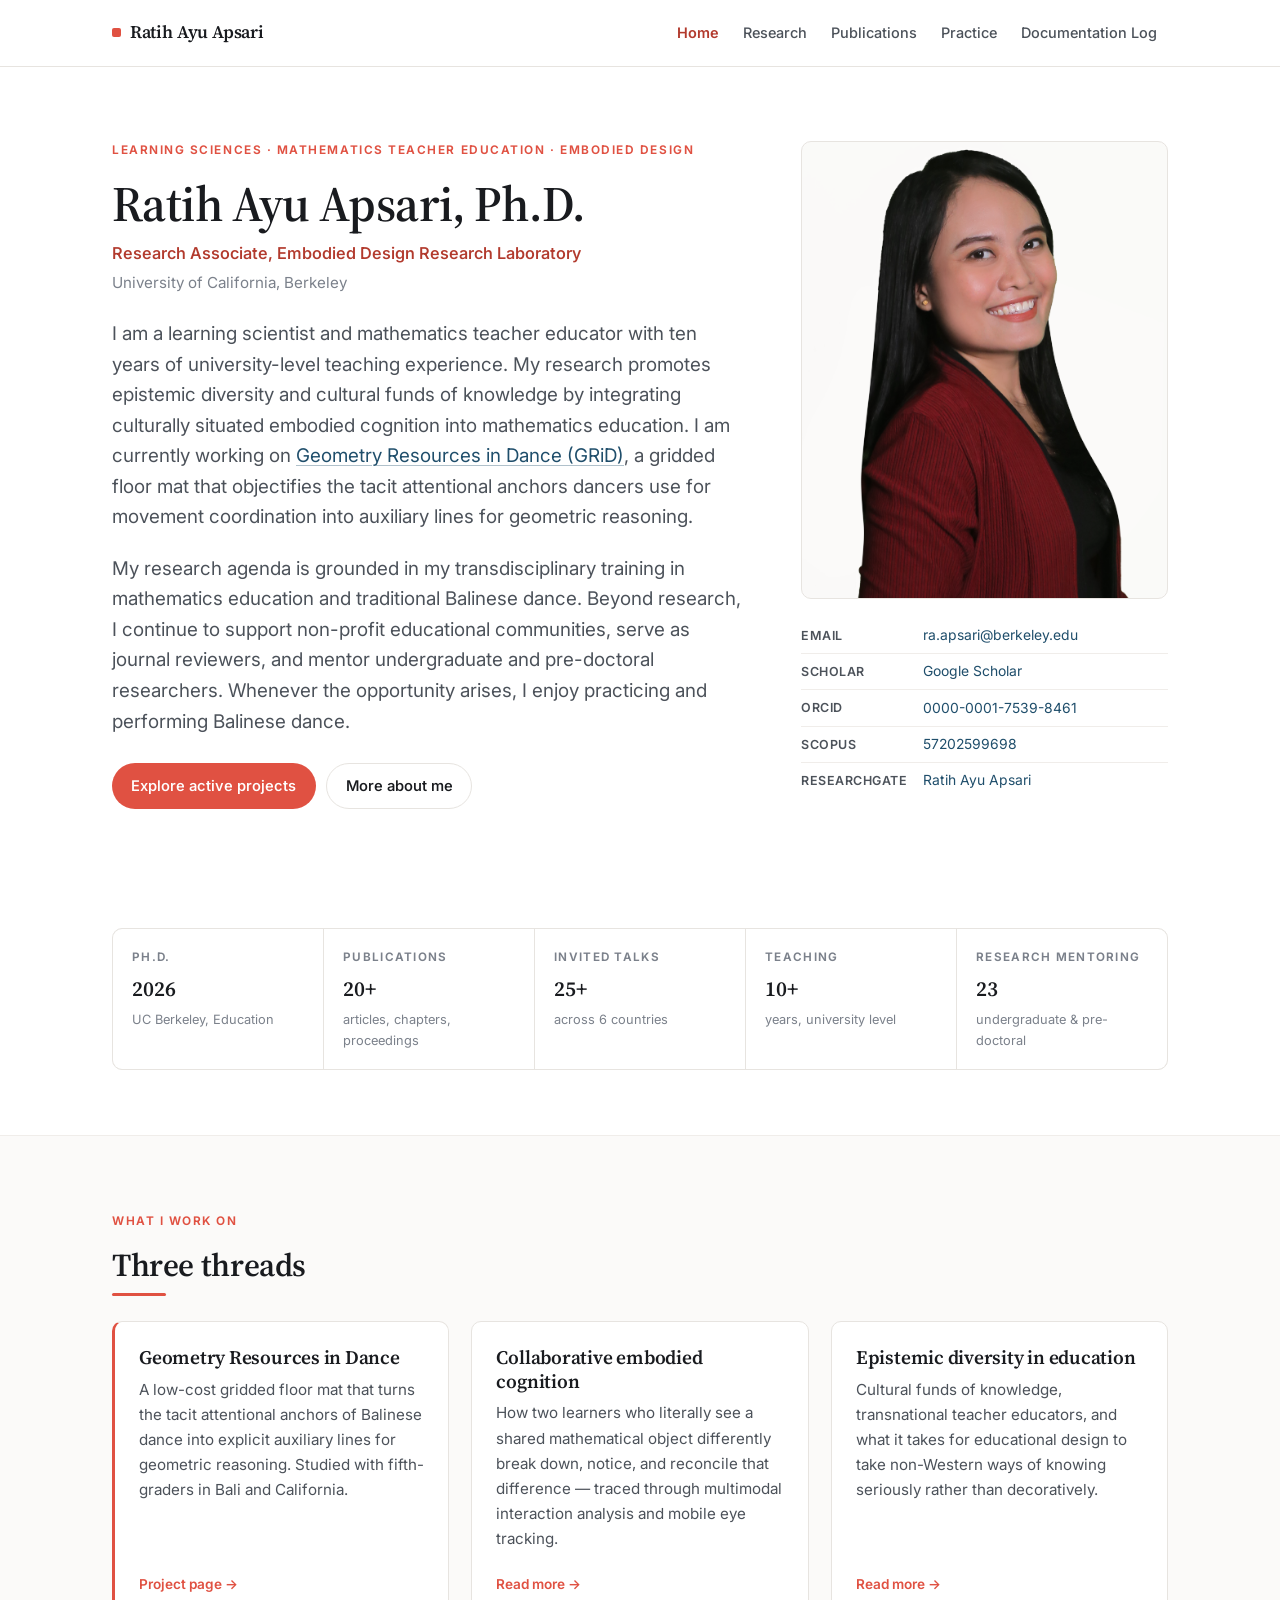
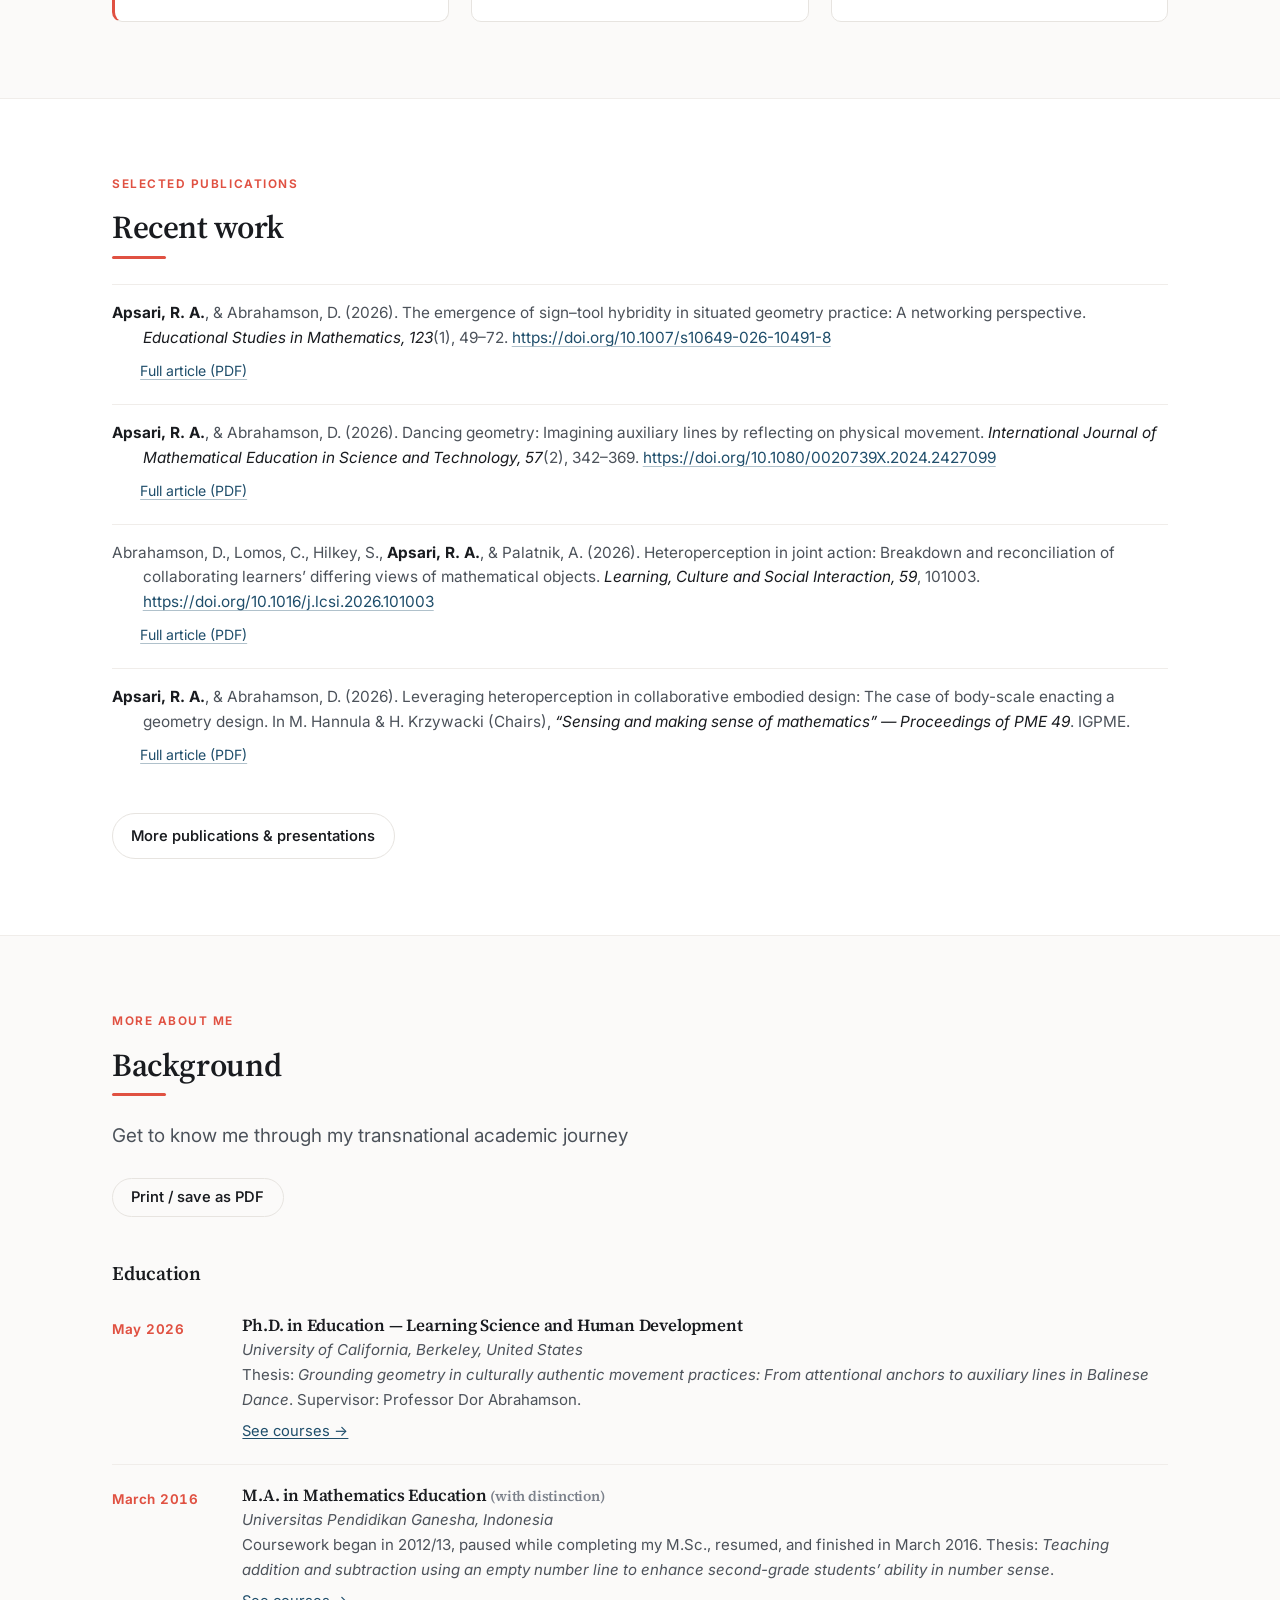
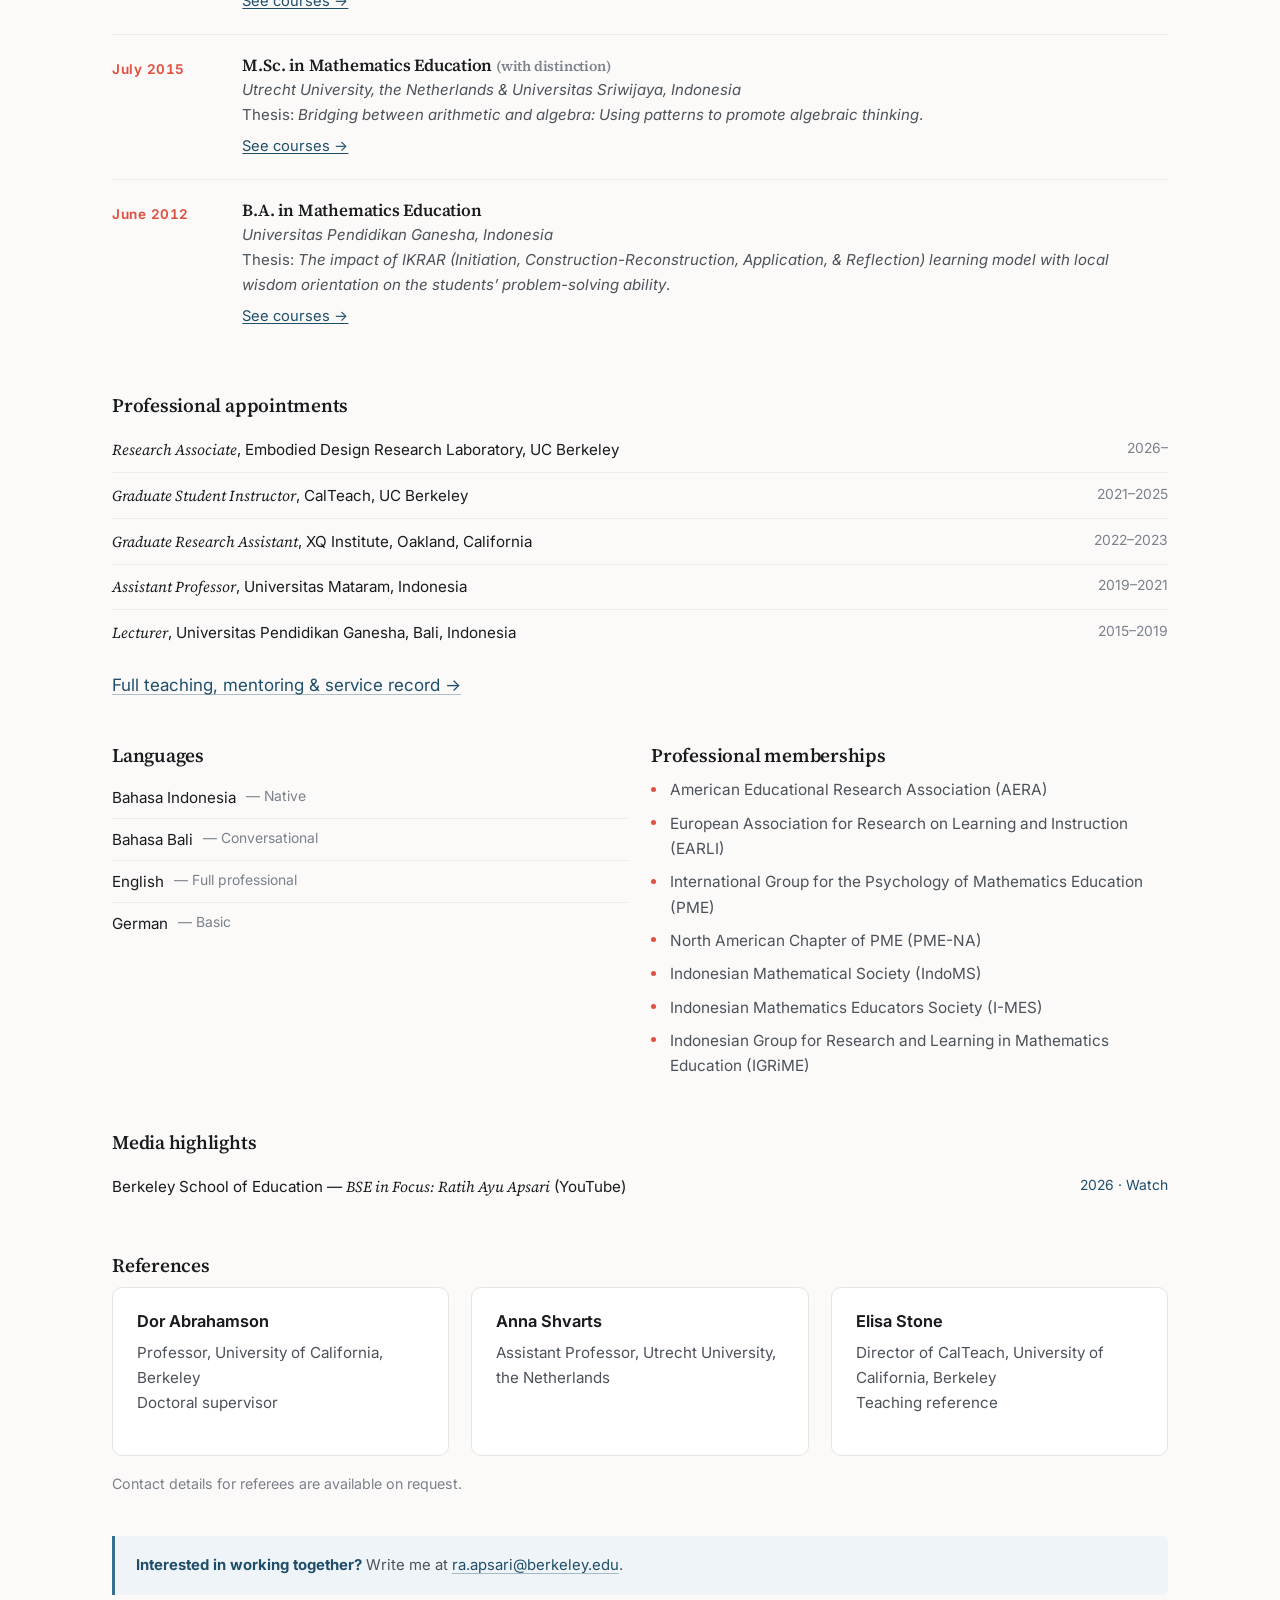
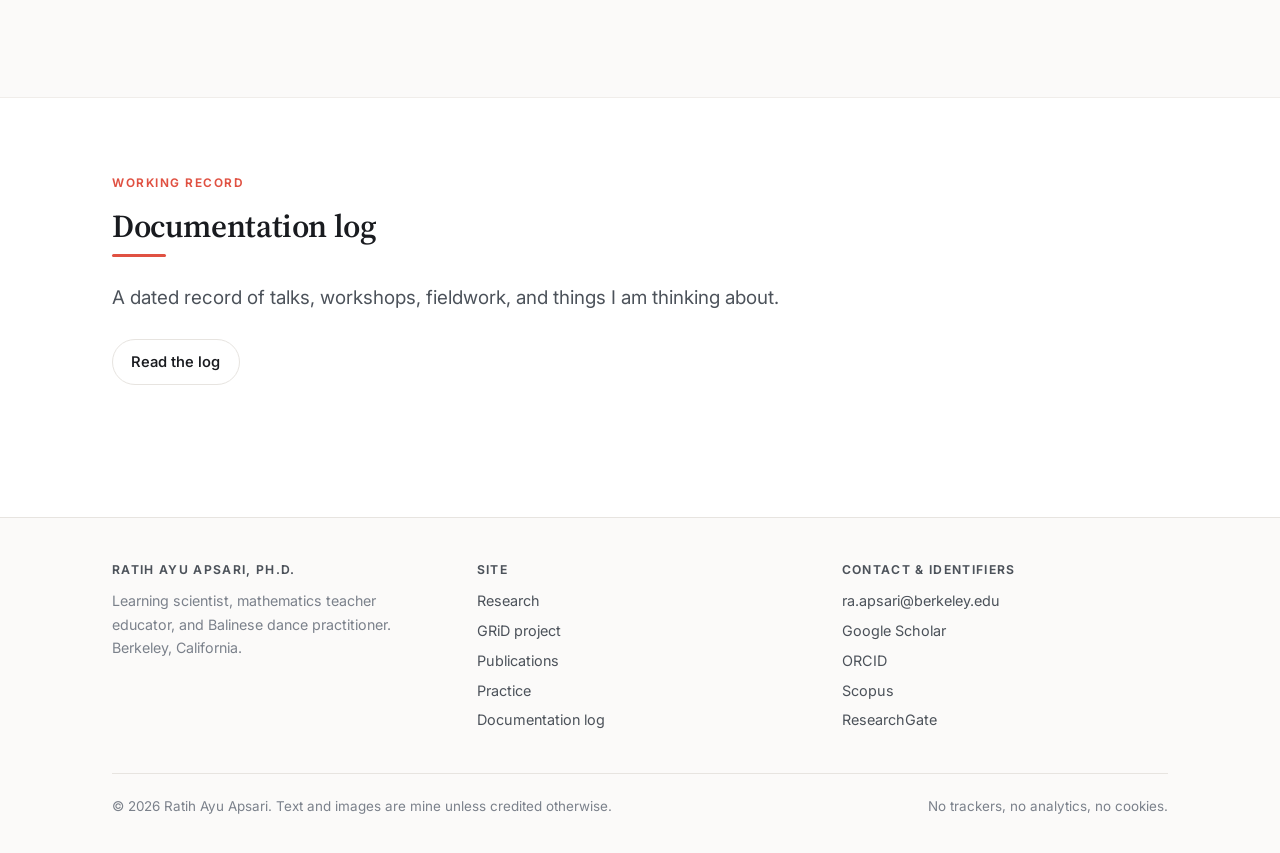
<file: index.html>
<!DOCTYPE html>
<html lang="en">
<head>
<meta charset="utf-8">
<meta name="viewport" content="width=device-width, initial-scale=1">
<title>Ratih Ayu Apsari — Learning Scientist &amp; Mathematics Teacher Educator</title>
<meta name="description" content="Ratih Ayu Apsari, Ph.D. — learning scientist, mathematics teacher educator, and Balinese dance practitioner researching how culturally situated movement practices become resources for mathematical learning.">
<meta name="author" content="Ratih Ayu Apsari">
<link rel="canonical" href="./index.html">

<!-- Social preview -->
<meta property="og:type" content="website">
<meta property="og:title" content="Ratih Ayu Apsari — Learning Scientist &amp; Mathematics Teacher Educator">
<meta property="og:description" content="Researching how culturally situated movement practices become resources for mathematical learning.">
<meta property="og:image" content="assets/img/og-card.png">

<link rel="preconnect" href="https://fonts.googleapis.com">
<link rel="preconnect" href="https://fonts.gstatic.com" crossorigin>
<link href="https://fonts.googleapis.com/css2?family=Inter:wght@400;500;600;700&family=Source+Serif+4:ital,opsz,wght@0,8..60,400;0,8..60,600;0,8..60,700;1,8..60,400&display=swap" rel="stylesheet">
<link rel="stylesheet" href="assets/css/style.css">
<link rel="icon" href="assets/img/favicon.svg" type="image/svg+xml">
</head>
<body>
<a class="skip-link" href="#main">Skip to content</a>

<header class="site-header">
  <div class="wrap site-header__inner">
    <a class="brand" href="index.html">
      <span class="brand__mark" aria-hidden="true"></span>
      <span class="brand__name">Ratih Ayu Apsari</span>
    </a>
    <button class="nav-toggle" aria-expanded="false" aria-controls="primary-nav">Menu</button>
    <nav class="nav" id="primary-nav" aria-label="Primary">
      <a href="index.html">Home</a>
      <a href="research.html">Research</a>
      <a href="publications.html">Publications</a>
      <a href="practice.html">Practice</a>
      <a href="log.html">Documentation Log</a>
    </nav>
  </div>
</header>

<main id="main">

  <!-- ===================== HERO ===================== -->
  <section class="hero">
    <div class="wrap hero__grid">
      <div>
        <p class="eyebrow">Learning Sciences &middot; Mathematics Teacher Education &middot; Embodied Design</p>
        <h1>Ratih Ayu Apsari, Ph.D.</h1>
        <p class="hero__role">Research Associate, Embodied Design Research Laboratory</p>
        <p class="hero__affil">University of California, Berkeley</p>

        <p class="lede">I am a learning scientist and mathematics teacher educator with ten years of university-level teaching experience.
          My research promotes epistemic diversity and cultural funds of knowledge by integrating culturally situated embodied cognition
          into mathematics education. I am currently working on <a href="grid.html">Geometry Resources in Dance (GRiD)</a>,
          a gridded floor mat that objectifies the tacit attentional anchors dancers use for movement coordination into auxiliary lines
          for geometric reasoning.</p>

        <p class="lede">My research agenda is grounded in my transdisciplinary training in mathematics education and traditional Balinese dance.
          Beyond research, I continue to support non-profit educational communities, serve as journal reviewers, and mentor undergraduate
          and pre-doctoral researchers. Whenever the opportunity arises, I enjoy practicing and performing Balinese dance.</p>

        <div class="btn-row">
          <a class="btn btn--primary" href="research.html#projects">Explore active projects</a>
          <a class="btn btn--ghost" href="#cv">More about me</a>
        </div>
      </div>

      <aside class="hero__aside">
        <div class="portrait">
          <img src="assets/img/portrait.jpg" alt="Ratih Ayu Apsari">
        </div>
        <ul class="idlist">
          <li><span>Email</span> <a class="js-mail" data-user="ra.apsari" data-domain="berkeley.edu"></a></li>
          <li><span>Scholar</span> <a href="https://scholar.google.com/citations?user=8gwnSTsAAAAJ" rel="me noopener">Google Scholar</a></li>
          <li><span>ORCID</span> <a href="https://orcid.org/0000-0001-7539-8461" rel="me noopener">0000-0001-7539-8461</a></li>
          <li><span>Scopus</span> <a href="https://www.scopus.com/authid/detail.uri?authorId=57202599698" rel="me noopener">57202599698</a></li>
          <li><span>ResearchGate</span> <a href="https://www.researchgate.net/profile/Ratih-Ayu-Apsari/research" rel="me noopener">Ratih Ayu Apsari</a></li>
        </ul>
      </aside>
    </div>
  </section>

  <!-- ===================== AT A GLANCE ===================== -->
  <section class="section--tight">
    <div class="wrap">
      <dl class="facts">
        <div><dt>Ph.D.</dt><dd>2026<small>UC Berkeley, Education</small></dd></div>
        <div><dt>Publications</dt><dd>20+<small>articles, chapters, proceedings</small></dd></div>
        <div><dt>Invited talks</dt><dd>25+<small>across 6 countries</small></dd></div>
        <div><dt>Teaching</dt><dd>10+<small>years, university level</small></dd></div>
        <div><dt>Research Mentoring</dt><dd>23<small>undergraduate &amp; pre-doctoral</small></dd></div>
      </dl>
    </div>
  </section>

  <!-- ===================== RESEARCH THREADS ===================== -->
  <section class="section section--paper">
    <div class="wrap">
      <p class="eyebrow">What I work on</p>
      <h2 class="section-title">Three threads</h2>

      <div class="grid grid-3">
        <a class="card card--feature" href="grid.html">
          <h3>Geometry Resources in Dance</h3>
          <p>A low-cost gridded floor mat that turns the tacit attentional anchors of Balinese dance
          into explicit auxiliary lines for geometric reasoning. Studied with fifth-graders in Bali
          and California.</p>
          <span class="card__foot">Project page &rarr;</span>
        </a>

        <a class="card" href="research.html#collaborative">
          <h3>Collaborative embodied cognition</h3>
          <p>How two learners who literally see a shared mathematical object differently break down,
          notice, and reconcile that difference &mdash; traced through multimodal interaction
          analysis and mobile eye tracking.</p>
          <span class="card__foot">Read more &rarr;</span>
        </a>

        <a class="card" href="research.html#epistemic">
          <h3>Epistemic diversity in education</h3>
          <p>Cultural funds of knowledge, transnational teacher educators, and what it takes for
          educational design to take non-Western ways of knowing seriously rather than decoratively.</p>
          <span class="card__foot">Read more &rarr;</span>
        </a>
      </div>
    </div>
  </section>

  <!-- ===================== SELECTED WORK ===================== -->
  <section class="section">
    <div class="wrap">
      <p class="eyebrow">Selected publications</p>
      <h2 class="section-title">Recent work</h2>

      <div class="pub-apa" data-cat="journal">
        <p class="pub-apa__cite"><strong>Apsari, R. A.</strong>, &amp; Abrahamson, D. (2026). The emergence of sign&ndash;tool hybridity in situated geometry practice: A networking perspective. <em>Educational Studies in Mathematics, 123</em>(1), 49&ndash;72. <a href="https://doi.org/10.1007/s10649-026-10491-8">https://doi.org/10.1007/s10649-026-10491-8</a></p>
        <p class="pub-apa__link"><a href="assets/files/pubs/Apsari.Abrahamson.2026.ESM.Sign-tool.pdf">Full article (PDF)</a></p>
      </div>

      <div class="pub-apa" data-cat="journal">
        <p class="pub-apa__cite"><strong>Apsari, R. A.</strong>, &amp; Abrahamson, D. (2026). Dancing geometry: Imagining auxiliary lines by reflecting on physical movement. <em>International Journal of Mathematical Education in Science and Technology, 57</em>(2), 342&ndash;369. <a href="https://doi.org/10.1080/0020739X.2024.2427099">https://doi.org/10.1080/0020739X.2024.2427099</a></p>
        <p class="pub-apa__link"><a href="assets/files/pubs/Apsari.Abrahamson.2026.IJMEST.Dancing%20geometry.pdf">Full article (PDF)</a></p>
      </div>

      <div class="pub-apa" data-cat="journal">
        <p class="pub-apa__cite">Abrahamson, D., Lomos, C., Hilkey, S., <strong>Apsari, R. A.</strong>, &amp; Palatnik, A. (2026). Heteroperception in joint action: Breakdown and reconciliation of collaborating learners&rsquo; differing views of mathematical objects. <em>Learning, Culture and Social Interaction, 59</em>, 101003. <a href="https://doi.org/10.1016/j.lcsi.2026.101003">https://doi.org/10.1016/j.lcsi.2026.101003</a></p>
        <p class="pub-apa__link"><a href="assets/files/pubs/Abrahamson.Lomos.Hilkey.Apsari.Palatnik.2026.LCSI.Heteroperception_compressed.pdf">Full article (PDF)</a></p>
      </div>

      <div class="pub-apa" data-cat="proceedings">
        <p class="pub-apa__cite"><strong>Apsari, R. A.</strong>, &amp; Abrahamson, D. (2026). Leveraging heteroperception in collaborative embodied design: The case of body-scale enacting a geometry design. In M. Hannula &amp; H. Krzywacki (Chairs), <em>&ldquo;Sensing and making sense of mathematics&rdquo; &mdash; Proceedings of PME 49</em>. IGPME.</p>
        <p class="pub-apa__link"><a href="assets/files/pubs/Apsari.Abrahamson.2026.PME.Enacting%20geometry%20definition.pdf">Full article (PDF)</a></p>
      </div>
      
      <div class="btn-row">
        <a class="btn btn--ghost" href="publications.html">More publications &amp; presentations</a>
      </div>
    </div>
  </section>

  <!-- ===================== CV / BACKGROUND ===================== -->
  <section class="section section--paper" id="cv">
    <div class="wrap">
      <p class="eyebrow">More about me</p>
      <h2 class="section-title">Background</h2>
      <p class="lede prose">Get to know me through my transnational academic journey</p>
      <div class="btn-row">
        <button class="btn btn--ghost" type="button" onclick="window.print()">Print / save as PDF</button>
      </div>

      <h3 style="margin-top:2.8rem">Education</h3>
      <ul class="timeline">
        <li>
          <div class="timeline__when">May 2026</div>
          <div class="timeline__what">
            <h3>Ph.D. in Education &mdash; Learning Science and Human Development</h3>
            <p class="timeline__where">University of California, Berkeley, United States</p>
            <p>Thesis: <em>Grounding geometry in culturally authentic movement practices: From
            attentional anchors to auxiliary lines in Balinese Dance</em>. Supervisor: Professor Dor
            Abrahamson.</p>
            <button type="button" class="link-btn" data-open-modal="courses-phd">See courses &rarr;</button>
          </div>
        </li>
        <li>
          <div class="timeline__when">March 2016</div>
          <div class="timeline__what">
            <h3>M.A. in Mathematics Education <span class="small muted">(with distinction)</span></h3>
            <p class="timeline__where">Universitas Pendidikan Ganesha, Indonesia</p>
            <p>Coursework began in 2012/13, paused while completing my M.Sc., resumed, and finished in March 2016.
              Thesis: <em>Teaching addition and subtraction using an empty number line to enhance second-grade
            students&rsquo; ability in number sense</em>.</p>
            <button type="button" class="link-btn" data-open-modal="courses-ma">See courses &rarr;</button>
          </div>
        </li>
        <li>
          <div class="timeline__when">July 2015</div>
          <div class="timeline__what">
            <h3>M.Sc. in Mathematics Education <span class="small muted">(with distinction)</span></h3>
            <p class="timeline__where">Utrecht University, the Netherlands &amp; Universitas Sriwijaya, Indonesia</p>
            <p>Thesis: <em>Bridging between arithmetic and algebra: Using patterns to promote algebraic
            thinking</em>.</p>
            <button type="button" class="link-btn" data-open-modal="courses-msc">See courses &rarr;</button>
          </div>
        </li>
        <li>
          <div class="timeline__when">June 2012</div>
          <div class="timeline__what">
            <h3>B.A. in Mathematics Education</h3>
            <p class="timeline__where">Universitas Pendidikan Ganesha, Indonesia</p>
            <p>Thesis: <em>The impact of IKRAR (Initiation, Construction-Reconstruction, Application, & Reflection) learning model with
              local wisdom orientation on the students&rsquo; problem-solving ability</em>.</p>
            <button type="button" class="link-btn" data-open-modal="courses-ba">See courses &rarr;</button>
          </div>
        </li>
      </ul>

      <!-- ============== COURSE-LIST MODALS (education) ============== -->
      <dialog class="course-modal" id="courses-phd">
        <div class="course-modal__head">
          <div>
            <h3>Ph.D. coursework</h3>
            <p>University of California, Berkeley &middot; 2021&ndash;2026</p>
          </div>
          <button type="button" class="course-modal__close" aria-label="Close">&times;</button>
        </div>
        <div class="course-modal__body">
          <ul class="course-modal__list">
            <li>Teaching in Higher Education</li>
            <li>Education Research and Practices</li>
            <li>Introduction to Discipline Inquiry</li>
            <li>Practicum in Sciences and Mathematics Education</li>
            <li>Sciences and Mathematics Education Colloquium</li>
            <li>Cultivating Cognitive Development</li>
            <li>Advanced Qualitative Methods</li>
            <li>Data Analysis in Educational Research II</li>
            <li>Socialization Processes Within the Family</li>
            <li>Design-Based Research Forum</li>
            <li>Autism as Neurodiversity</li>
            <li>Theory &amp; Practice of Tangible User Interfaces</li>
            <li>Discourse Analysis</li>
            <li>Introduction to Cultural-Historical Activity Theory</li>
            <li>(co)Participant Observation Research</li>
            <li>History &amp; Theory of New Media</li>
            <li>Philosophy of Mathematics</li>
            <li>Reading Group: Embodiment</li>
            <li>Research Group: Embodied Design Research Laboratory</li>
            <li>Korean Traditional Dance</li>
            <li>Elementary German 1 &amp; 2</li>
          </ul>
        </div>
      </dialog>

      <dialog class="course-modal" id="courses-ma">
        <div class="course-modal__head">
          <div>
            <h3>M.A. coursework</h3>
            <p>Universitas Pendidikan Ganesha &middot; 2012/13 &amp; 2015/16</p>
          </div>
          <button type="button" class="course-modal__close" aria-label="Close">&times;</button>
        </div>
        <div class="course-modal__body">
          <ul class="course-modal__list">
            <li>Foundation of Instruction</li>
            <li>Philosophy of Science</li>
            <li>English Language</li>
            <li>Foundation of Education</li>
            <li>Discrete Mathematics</li>
            <li>Realistic Analysis</li>
            <li>Educational Research Methodology</li>
            <li>Mathematical Learning Methodology</li>
            <li>Mathematics Learning Evaluation</li>
            <li>Theory of Number</li>
            <li>Linear Algebra and Its Application</li>
            <li>Application of Analysis</li>
            <li>Field Experience Program</li>
            <li>Seminar on Learning Mathematics</li>
            <li>Thesis</li>
          </ul>
        </div>
      </dialog>

      <dialog class="course-modal" id="courses-msc">
        <div class="course-modal__head">
          <div>
            <h3>M.Sc. coursework</h3>
            <p>Utrecht University &amp; Universitas Sriwijaya &middot; 2013&ndash;2015</p>
          </div>
          <button type="button" class="course-modal__close" aria-label="Close">&times;</button>
        </div>
        <div class="course-modal__body">
          <p class="course-modal__group">Utrecht University, the Netherlands</p>
          <ul class="course-modal__list">
            <li>Introduction to Science Education &amp; Communication Theories</li>
            <li>Designing Science Education &amp; Communication</li>
            <li>Research Methods in Science Education &amp; Communication</li>
            <li>Integrative Practical</li>
            <li>Historical Aspects of Mathematics</li>
            <li>Geometry</li>
            <li>Domain Specific Education (Realistic Mathematics Education)</li>
            <li>Reasoning and Proof</li>
            <li>Design Research &amp; Thesis (First Part)</li>
            <li>Summer School &mdash; Mathematics &amp; Science Education</li>
          </ul>
          <p class="course-modal__group">Universitas Sriwijaya, Indonesia</p>
          <ul class="course-modal__list">
            <li>Mathematics Classroom Observation &amp; Product Development</li>
            <li>Introduction to Realistic Mathematics Education</li>
            <li>Problem Solving</li>
            <li>Abstract Algebra</li>
            <li>ICT in Mathematics Education</li>
            <li>Research Internship in an Elementary School</li>
            <li>Master&rsquo;s Thesis</li>
          </ul>
        </div>
      </dialog>

      <dialog class="course-modal" id="courses-ba">
        <div class="course-modal__head">
          <div>
            <h3>B.A. coursework</h3>
            <p>Universitas Pendidikan Ganesha &middot; 2008&ndash;2012</p>
          </div>
          <button type="button" class="course-modal__close" aria-label="Close">&times;</button>
        </div>
        <div class="course-modal__body">
          <ul class="course-modal__list">
            <li>Introduction to Education</li>
            <li>Trigonometry</li>
            <li>Calculus I</li>
            <li>Basic Introduction to Mathematics</li>
            <li>Algebra</li>
            <li>English Language</li>
            <li>Numeral Theory</li>
            <li>Computer Programming</li>
            <li>Basic Statistics</li>
            <li>Learning and Instruction</li>
            <li>Civic Education</li>
            <li>English for Science</li>
            <li>Area Geometry</li>
            <li>Calculus II</li>
            <li>Educating Profession</li>
            <li>School Mathematics</li>
            <li>Real Analysis 1</li>
            <li>Development of Learners</li>
            <li>Teaching &amp; Learning Strategy</li>
            <li>Space Geometry</li>
            <li>Basic Social Science</li>
            <li>Computer Application</li>
            <li>Workshop</li>
            <li>Linear Algebra II</li>
            <li>Geometry of Space Analytic</li>
            <li>Numerical Method</li>
            <li>Real Analysis 2</li>
            <li>Statistics of Mathematics I</li>
            <li>Algebraic Structure 1</li>
            <li>Advanced Calculus</li>
            <li>Assessment &amp; Evaluation of Learning Outcome</li>
            <li>Curriculum Study and Development</li>
            <li>Financial Mathematics &amp; Linear Program</li>
            <li>Management of Education</li>
            <li>Instructional Media for Mathematics</li>
            <li>Elementary Differential Equation</li>
            <li>Transformational Geometry</li>
            <li>Advanced Differential Equation</li>
            <li>Discrete Mathematics</li>
            <li>Seminar on Mathematics</li>
            <li>Micro Teaching</li>
            <li>Matrices &amp; Vector Spaces</li>
            <li>Algebraic Structure 2</li>
            <li>Statistics of Mathematics 2</li>
            <li>Research Method of Mathematics Education</li>
            <li>Field Experience Program</li>
            <li>Complex Analysis</li>
            <li>Linear Algebra I</li>
            <li>Community Service &amp; Internship</li>
            <li>Initial Value &amp; Boundary Conditions</li>
            <li>Geometry of Area Analytic</li>
            <li>Undergraduate Thesis</li>
          </ul>
        </div>
      </dialog>

      <h3 style="margin-top:2.8rem">Professional appointments</h3>
      <ul class="rows">
        <li><span><em>Research Associate</em>, Embodied Design Research Laboratory, UC Berkeley</span><span class="rows__meta">2026&ndash;</span></li>
        <li><span><em>Graduate Student Instructor</em>, CalTeach, UC Berkeley</span><span class="rows__meta">2021&ndash;2025</span></li>
        <li><span><em>Graduate Research Assistant</em>, XQ Institute, Oakland, California</span><span class="rows__meta">2022&ndash;2023</span></li>
        <li><span><em>Assistant Professor</em>, Universitas Mataram, Indonesia</span><span class="rows__meta">2019&ndash;2021</span></li>
        <li><span><em>Lecturer</em>, Universitas Pendidikan Ganesha, Bali, Indonesia</span><span class="rows__meta">2015&ndash;2019</span></li>
      </ul>
      <p style="margin-top:1rem"><a href="practice.html#teaching">Full teaching, mentoring &amp; service record &rarr;</a></p>

      <div class="grid grid-2" style="margin-top:2.8rem">
        <div>
          <h3>Languages</h3>
          <ul class="rows rows--compact">
            <li><span>Bahasa Indonesia</span><span class="rows__meta">&mdash; Native</span></li>
            <li><span>Bahasa Bali</span><span class="rows__meta">&mdash; Conversational</span></li>
            <li><span>English</span><span class="rows__meta">&mdash; Full professional</span></li>
            <li><span>German</span><span class="rows__meta">&mdash; Basic</span></li>
          </ul>
        </div>
        <div>
          <h3>Professional memberships</h3>
          <ul class="tick">
            <li>American Educational Research Association (AERA)</li>
            <li>European Association for Research on Learning and Instruction (EARLI)</li>
            <li>International Group for the Psychology of Mathematics Education (PME)</li>
            <li>North American Chapter of PME (PME-NA)</li>
            <li>Indonesian Mathematical Society (IndoMS)</li>
            <li>Indonesian Mathematics Educators Society (I-MES)</li>
            <li>Indonesian Group for Research and Learning in Mathematics Education (IGRiME)</li>
          </ul>
        </div>
      </div>

      <h3 style="margin-top:2.8rem">Media highlights</h3>
      <ul class="rows">
        <li><span>Berkeley School of Education &mdash; <em>BSE in Focus: Ratih Ayu Apsari</em> (YouTube)</span><span class="rows__meta"><a href="https://youtu.be/ptWgkw0Necs">2026 &middot; Watch</a></span></li>
      </ul>

      <h3 style="margin-top:2.8rem">References</h3>
      <div class="grid grid-2">
        <div class="card">
          <h4>Dor Abrahamson</h4>
          <p class="small muted">Professor, University of California, Berkeley<br>
          Doctoral supervisor</p>
        </div>
        <div class="card">
          <h4>Anna Shvarts</h4>
          <p class="small muted">Assistant Professor, Utrecht University, the Netherlands</p>
        </div>
        <div class="card">
          <h4>Elisa Stone</h4>
          <p class="small muted">Director of CalTeach, University of California, Berkeley<br>
          Teaching reference</p>
        </div>
      </div>
      <p class="small muted" style="margin-top:1rem">Contact details for referees are available on
      request.</p>

       <div class="note" style="margin-top:2.5rem">
      <p><strong>Interested in working together?</strong> Write me at <a class="js-mail" data-user="ra.apsari" data-domain="berkeley.edu"></a>.</p>
    
    </div>
  </section>

  <!-- ===================== LOG TEASER ===================== -->
  <section class="section">
    <div class="wrap">
      <p class="eyebrow">Working record</p>
      <h2 class="section-title">Documentation log</h2>
      <p class="lede prose">A dated record of talks, workshops, fieldwork, and things I am thinking
      about.</p>
      <div class="btn-row">
        <a class="btn btn--ghost" href="log.html">Read the log</a>
      </div>
    </div>
  </section>

</main>

<footer class="site-footer">
  <div class="wrap">
    <div class="site-footer__grid">
      <div>
        <h4>Ratih Ayu Apsari, Ph.D.</h4>
        <p class="small">Learning scientist, mathematics teacher educator, and Balinese dance practitioner.<br>
        Berkeley, California.</p>
      </div>
      <div>
        <h4>Site</h4>
        <ul>
          <li><a href="research.html">Research</a></li>
          <li><a href="grid.html">GRiD project</a></li>
          <li><a href="publications.html">Publications</a></li>
          <li><a href="practice.html">Practice</a></li>
          <li><a href="log.html">Documentation log</a></li>
        </ul>
      </div>
      <div>
        <h4>Contact &amp; identifiers</h4>
        <ul>
          <li><a class="js-mail" data-user="ra.apsari" data-domain="berkeley.edu"></a></li>
          <li><a href="https://scholar.google.com/citations?user=8gwnSTsAAAAJ">Google Scholar</a></li>
          <li><a href="https://orcid.org/0000-0001-7539-8461">ORCID</a></li>
          <li><a href="https://www.scopus.com/authid/detail.uri?authorId=57202599698">Scopus</a></li>
          <li><a href="https://www.researchgate.net/profile/Ratih-Ayu-Apsari/research">ResearchGate</a></li>
        </ul>
      </div>
    </div>
    <div class="site-footer__base">
      <span>&copy; <span id="year">2026</span> Ratih Ayu Apsari. Text and images are mine unless credited otherwise.</span>
      <span>No trackers, no analytics, no cookies.</span>
    </div>
  </div>
</footer>

<script src="assets/js/main.js"></script>
</body>
</html>
</file>
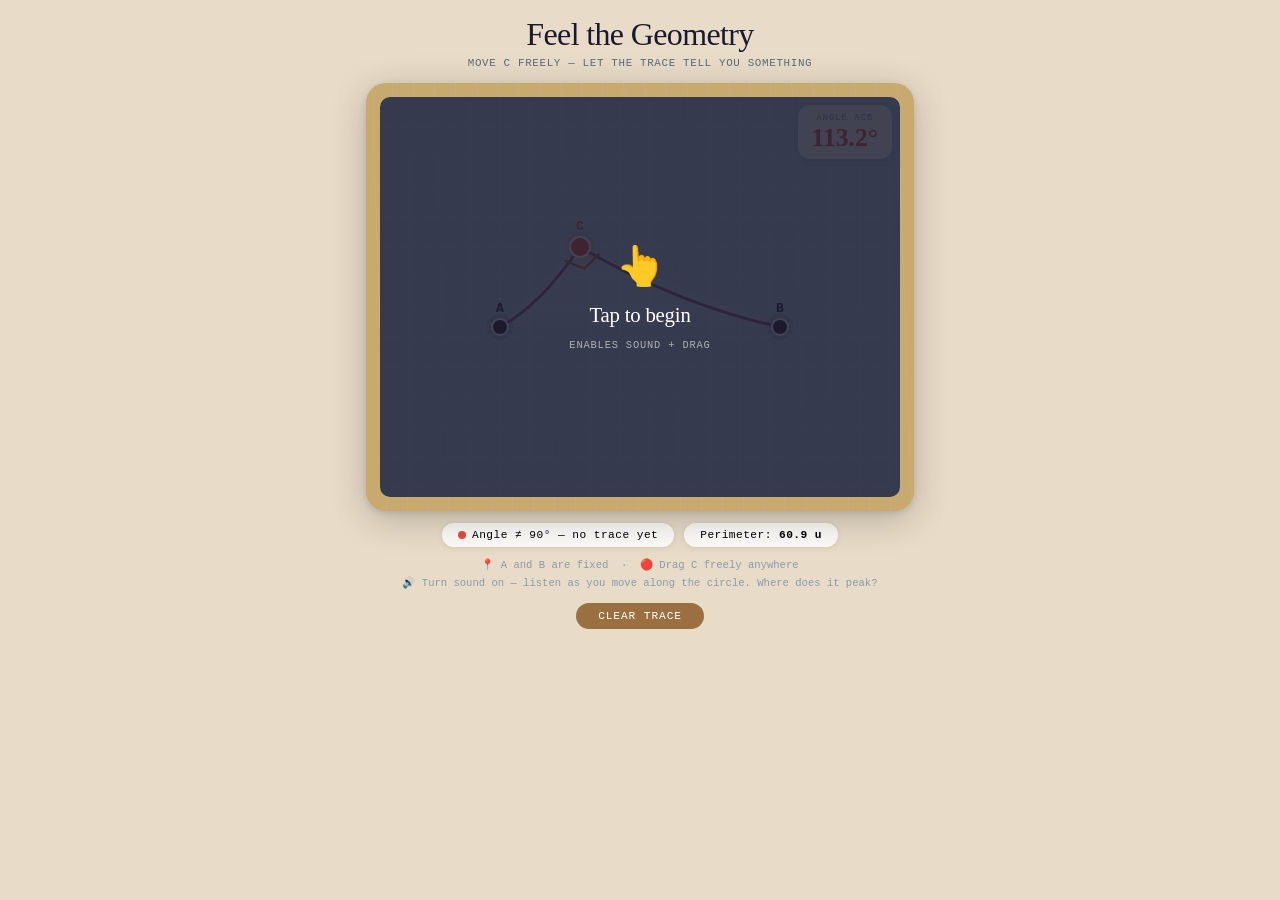
<file: thales/index.html>
<!DOCTYPE html>
<html lang="en">
<head>
<meta charset="UTF-8">
<meta name="viewport" content="width=device-width, initial-scale=1.0, user-scalable=no">
<title>Feel the Geometry</title>
<style>
  /* Self-contained — no external font dependencies */

  *, *::before, *::after { box-sizing: border-box; margin: 0; padding: 0; }

  :root {
    --board: #b8cfe8;
    --wood: #c8a96e;
    --wood-dark: #9a7040;
    --text: #1a1a2e;
    --panel: rgba(255,255,255,0.85);
    --green: #27ae60;
    --red: #e74c3c;
    --orange: #e67e22;
  }

  body {
    background: #e8dcc8;
    font-family: 'Courier New', Courier, monospace;
    display: flex;
    flex-direction: column;
    align-items: center;
    min-height: 100vh;
    padding: 16px;
    overflow-x: hidden;
  }

  header {
    text-align: center;
    margin-bottom: 14px;
  }
  header h1 {
    font-family: Georgia, 'Times New Roman', serif;
    font-weight: 300;
    font-size: clamp(1.4rem, 4vw, 2rem);
    color: var(--text);
    letter-spacing: -0.02em;
  }
  header p {
    font-size: 0.68rem;
    color: #5a6a7a;
    margin-top: 4px;
    letter-spacing: 0.06em;
    text-transform: uppercase;
  }

  .board-wrap {
    position: relative;
    border-radius: 20px;
    background: var(--wood);
    padding: 14px;
    box-shadow: 0 8px 36px rgba(0,0,0,0.22), 0 2px 6px rgba(0,0,0,0.1);
  }
  .board-wrap::before {
    content: '';
    position: absolute;
    inset: 0;
    border-radius: 20px;
    background: repeating-linear-gradient(
      88deg,
      transparent, transparent 20px,
      rgba(255,255,255,0.05) 20px, rgba(255,255,255,0.05) 21px
    );
    pointer-events: none;
  }

  canvas {
    display: block;
    border-radius: 10px;
    touch-action: none;
    cursor: crosshair;
  }

  #badge {
    position: absolute;
    top: 22px; right: 22px;
    background: var(--panel);
    border-radius: 12px;
    padding: 8px 14px;
    text-align: center;
    box-shadow: 0 2px 10px rgba(0,0,0,0.12);
    pointer-events: none;
    transition: background 0.2s;
  }
  #badge label {
    display: block;
    font-size: 0.55rem;
    text-transform: uppercase;
    letter-spacing: 0.12em;
    color: #8a9aaa;
    margin-bottom: 2px;
  }
  #badge .val {
    font-family: Georgia, 'Times New Roman', serif;
    font-size: 1.6rem;
    font-weight: 600;
    line-height: 1;
    transition: color 0.2s;
  }

  .statusbar {
    margin-top: 12px;
    display: flex;
    gap: 10px;
    flex-wrap: wrap;
    justify-content: center;
    width: 100%;
    max-width: 560px;
  }
  .chip {
    background: var(--panel);
    border-radius: 20px;
    padding: 6px 16px;
    font-size: 0.7rem;
    letter-spacing: 0.04em;
    box-shadow: 0 1px 6px rgba(0,0,0,0.08);
    display: flex;
    align-items: center;
    gap: 6px;
  }
  .chip .dot {
    width: 8px; height: 8px;
    border-radius: 50%;
    background: #ccc;
    transition: background 0.3s;
  }
  .chip .dot.on  { background: var(--green); box-shadow: 0 0 6px var(--green); }
  .chip .dot.off { background: var(--red); }

  .hint {
    margin-top: 10px;
    font-size: 0.66rem;
    color: #8a9aaa;
    text-align: center;
    max-width: 480px;
    line-height: 1.7;
  }

  .btn-clear {
    margin-top: 10px;
    background: var(--wood-dark);
    color: #fff;
    border: none;
    border-radius: 20px;
    padding: 7px 22px;
    font-family: 'Courier New', Courier, monospace;
    font-size: 0.7rem;
    letter-spacing: 0.08em;
    text-transform: uppercase;
    cursor: pointer;
    transition: background 0.2s;
  }
  .btn-clear:hover { background: #7a5020; }
</style>
</head>
<body>

<div id="browserBanner" style="
  background:#1a1a2e; color:#fff;
  border-radius:12px; padding:10px 18px;
  font-size:0.75rem; letter-spacing:0.04em;
  text-align:center; max-width:520px; width:100%;
  margin-bottom:10px; line-height:1.6;
  box-shadow: 0 2px 10px rgba(0,0,0,0.15);
">
  🔊 For sound: open this file in <strong>Safari or Chrome</strong> on your device.
</div>

<header>
  <h1>Feel the Geometry</h1>
  <p>Move C freely — let the trace tell you something</p>
</header>

<div class="board-wrap" id="boardWrap">
  <canvas id="c" width="520" height="400"></canvas>
  <div id="badge">
    <label>Angle ACB</label>
    <div class="val" id="angleVal">—</div>
  </div>

  <div id="startOverlay" style="
    position:absolute; inset:14px; border-radius:10px;
    background:rgba(26,26,46,0.82);
    display:flex; flex-direction:column;
    align-items:center; justify-content:center;
    gap:12px; cursor:pointer;
  ">
    <div style="font-size:2.4rem">👆</div>
    <div style="
      font-family:Georgia,serif; font-weight:300;
      font-size:1.3rem; color:#fff; letter-spacing:-0.01em;
    ">Tap to begin</div>
    <div style="
      font-size:0.65rem; color:rgba(255,255,255,0.6);
      letter-spacing:0.08em; text-transform:uppercase;
    ">enables sound + drag</div>
  </div>
</div>

<div class="statusbar">
  <div class="chip">
    <div class="dot" id="traceDot"></div>
    <span id="traceStatus">Move C to start</span>
  </div>
  <div class="chip">
    <span>Perimeter: <strong id="perimVal">—</strong></span>
  </div>
  <div class="chip" id="resistChip" style="display:none">
    <span>Resistance: <strong id="resistVal">—</strong></span>
  </div>
</div>

<p class="hint">
  📍 A and B are fixed &nbsp;·&nbsp; 🔴 Drag C freely anywhere<br>
  🔊 Turn sound on — listen as you move along the circle. Where does it peak?
</p>

<button class="btn-clear" id="clearBtn">Clear Trace</button>

<script>
const canvas = document.getElementById('c');
const ctx    = canvas.getContext('2d');
const W = 520, H = 400;

function resize() {
  const maxW = Math.min(window.innerWidth - 60, 520);
  const s = maxW / 520;
  canvas.style.width  = (520 * s) + 'px';
  canvas.style.height = (400 * s) + 'px';
}
resize();
window.addEventListener('resize', resize);

const cx = W / 2, cy = H / 2 + 30;
const R  = 140;
const A  = { x: cx - R, y: cy };
const B  = { x: cx + R, y: cy };

let C = { x: cx - 60, y: cy - 80 };
let dragging = false;

const traceCanvas = document.createElement('canvas');
traceCanvas.width = W; traceCanvas.height = H;
const tCtx = traceCanvas.getContext('2d');

function dist(p, q) {
  return Math.sqrt((p.x-q.x)**2 + (p.y-q.y)**2);
}

function getAngleDeg(p1, vertex, p2) {
  const v1 = { x: p1.x - vertex.x, y: p1.y - vertex.y };
  const v2 = { x: p2.x - vertex.x, y: p2.y - vertex.y };
  const dot = v1.x*v2.x + v1.y*v2.y;
  const mag = Math.sqrt((v1.x**2+v1.y**2)*(v2.x**2+v2.y**2));
  if (mag < 0.001) return 0;
  return Math.acos(Math.max(-1, Math.min(1, dot/mag))) * 180 / Math.PI;
}

function getTension() {
  const ac = dist(A, C), bc = dist(B, C), ab = dist(A, B);
  const minS = ab, maxS = ab * Math.SQRT2;
  return Math.max(0, Math.min(1, (ac + bc - minS) / (maxS - minS)));
}

const TOLERANCE = 3;

function getPerimeterT() {
  const ac = dist(A, C), bc = dist(B, C), ab = dist(A, B);
  const sum = ac + bc;
  const minS = ab;
  const maxS = ab * Math.SQRT2;
  return Math.max(0, Math.min(1, (sum - minS) / (maxS - minS)));
}

function resistanceFactor(pT) {
  return 1.0 - pT * 0.92;
}

let audioCtx = null;
let audioUnlocked = false;
let lastClickTime = 0;
let lastPerimT = 0;
let atPeak = false;

function unlockAudio() {
  if (audioUnlocked) return;
  audioCtx = new (window.AudioContext || window.webkitAudioContext)();
  const buf = audioCtx.createBuffer(1, 1, 22050);
  const src = audioCtx.createBufferSource();
  src.buffer = buf;
  src.connect(audioCtx.destination);
  src.start(0);
  audioUnlocked = true;
}

function playTick(pT) {
  if (!audioCtx) return;
  const now = audioCtx.currentTime;
  const freq = 320 - pT * 240;
  const osc = audioCtx.createOscillator();
  osc.type = 'sine';
  osc.frequency.setValueAtTime(freq, now);
  osc.frequency.exponentialRampToValueAtTime(freq * 0.3, now + 0.08 + pT * 0.18);
  const gain = audioCtx.createGain();
  const decayTime = 0.06 + pT * 0.22;
  gain.gain.setValueAtTime(0.0, now);
  gain.gain.linearRampToValueAtTime(0.55 + pT * 0.35, now + 0.004);
  gain.gain.exponentialRampToValueAtTime(0.001, now + decayTime);
  osc.connect(gain);
  gain.connect(audioCtx.destination);
  osc.start(now);
  osc.stop(now + decayTime + 0.02);
}

function playPeakGong() {
  if (!audioCtx) return;
  const now = audioCtx.currentTime;
  [60, 90, 120].forEach((freq, i) => {
    const osc  = audioCtx.createOscillator();
    osc.type   = i === 0 ? 'sine' : 'triangle';
    osc.frequency.setValueAtTime(freq, now);
    const gain = audioCtx.createGain();
    gain.gain.setValueAtTime(0, now);
    gain.gain.linearRampToValueAtTime(0.3 - i * 0.08, now + 0.01);
    gain.gain.exponentialRampToValueAtTime(0.001, now + 1.2);
    osc.connect(gain);
    gain.connect(audioCtx.destination);
    osc.start(now);
    osc.stop(now + 1.3);
  });
}

function tickInterval(pT) {
  return 220 - pT * 165;
}

function drawRope(from, to, tension) {
  const slack = (1 - tension) * 32;
  const midX = (from.x + to.x) / 2;
  const midY = (from.y + to.y) / 2 + slack;
  const r = Math.round(60  + tension * 180);
  const g = Math.round(120 - tension * 90);
  const b = Math.round(180 - tension * 140);
  ctx.beginPath();
  ctx.moveTo(from.x, from.y);
  ctx.quadraticCurveTo(midX, midY, to.x, to.y);
  ctx.strokeStyle = `rgb(${r},${g},${b})`;
  ctx.lineWidth = 2 + tension * 2;
  ctx.lineCap = 'round';
  ctx.setLineDash([]);
  ctx.stroke();
}

function drawRightAngleMarker(angle) {
  const diff = Math.abs(angle - 90);
  const t = Math.max(0, 1 - diff / 30);
  const r = Math.round(231 - t * (231 - 39));
  const g = Math.round(76  + t * (174 - 76));
  const b = Math.round(60  - t * (60 - 96));
  const color = `rgb(${r},${g},${b})`;
  const size = 20;
  const toA = { x: A.x - C.x, y: A.y - C.y };
  const toB = { x: B.x - C.x, y: B.y - C.y };
  const lenA = Math.sqrt(toA.x**2 + toA.y**2);
  const lenB = Math.sqrt(toB.x**2 + toB.y**2);
  if (lenA < 1 || lenB < 1) return;
  const uA = { x: toA.x/lenA, y: toA.y/lenA };
  const uB = { x: toB.x/lenB, y: toB.y/lenB };
  const p1     = { x: C.x + uA.x * size, y: C.y + uA.y * size };
  const p2     = { x: C.x + uB.x * size, y: C.y + uB.y * size };
  const corner = { x: p1.x + uB.x * size, y: p1.y + uB.y * size };
  ctx.beginPath();
  ctx.moveTo(p1.x, p1.y);
  ctx.lineTo(corner.x, corner.y);
  ctx.lineTo(p2.x, p2.y);
  ctx.strokeStyle = color;
  ctx.lineWidth = 2.5;
  ctx.lineJoin = 'miter';
  ctx.stroke();
  ctx.fillStyle = color + '55';
  ctx.fillRect(corner.x - 5, corner.y - 5, 10, 10);
}

function drawPoint(p, color, label, r = 8) {
  ctx.beginPath();
  ctx.arc(p.x, p.y, r + 5, 0, Math.PI * 2);
  ctx.fillStyle = color + '22';
  ctx.fill();
  ctx.beginPath();
  ctx.arc(p.x, p.y, r, 0, Math.PI * 2);
  ctx.fillStyle = color;
  ctx.fill();
  ctx.strokeStyle = '#fff';
  ctx.lineWidth = 2;
  ctx.stroke();
  if (label) {
    ctx.font = "bold 13px 'Courier New', monospace";
    ctx.fillStyle = color;
    ctx.textAlign = 'center';
    ctx.fillText(label, p.x, p.y - r - 7);
  }
}

function addTrace(near90) {
  if (!near90) return;
  tCtx.beginPath();
  tCtx.arc(C.x, C.y, 4, 0, Math.PI * 2);
  tCtx.fillStyle = 'rgba(39,174,96, 0.7)';
  tCtx.fill();
}

function render() {
  ctx.fillStyle = '#b8cfe8';
  ctx.fillRect(0, 0, W, H);
  ctx.strokeStyle = 'rgba(255,255,255,0.25)';
  ctx.lineWidth = 0.5;
  for (let x = 0; x <= W; x += 30) {
    ctx.beginPath(); ctx.moveTo(x,0); ctx.lineTo(x,H); ctx.stroke();
  }
  for (let y = 0; y <= H; y += 30) {
    ctx.beginPath(); ctx.moveTo(0,y); ctx.lineTo(W,y); ctx.stroke();
  }
  ctx.drawImage(traceCanvas, 0, 0);
  ctx.beginPath();
  ctx.moveTo(A.x, A.y);
  ctx.lineTo(C.x, C.y);
  ctx.lineTo(B.x, B.y);
  ctx.closePath();
  ctx.fillStyle = 'rgba(255,255,255,0.10)';
  ctx.fill();
  const t = getTension();
  drawRope(A, C, t);
  drawRope(B, C, t);
  const angle = getAngleDeg(A, C, B);
  drawRightAngleMarker(angle);
  drawPoint(A, '#1a1a2e', 'A');
  drawPoint(B, '#1a1a2e', 'B');
  drawPoint(C, '#e74c3c', 'C', 10);

  const diff = Math.abs(angle - 90);
  const near90 = diff < TOLERANCE;
  const angleEl = document.getElementById('angleVal');
  angleEl.textContent = angle.toFixed(1) + '°';
  if (near90) {
    angleEl.style.color = '#27ae60';
    document.getElementById('badge').style.background = 'rgba(39,174,96,0.15)';
  } else {
    angleEl.style.color = diff < 15 ? '#e67e22' : '#e74c3c';
    document.getElementById('badge').style.background = 'rgba(255,255,255,0.85)';
  }
  const dotEl    = document.getElementById('traceDot');
  const statusEl = document.getElementById('traceStatus');
  if (near90) {
    dotEl.className = 'dot on';
    statusEl.textContent = '✓ Tracing — angle is 90°';
  } else {
    dotEl.className = 'dot off';
    statusEl.textContent = diff < 15
      ? 'Getting close… keep moving'
      : 'Angle ≠ 90° — no trace yet';
  }
  const ac = dist(A,C), bc = dist(B,C), ab = dist(A,B);
  document.getElementById('perimVal').textContent =
    ((ac + bc + ab) / 10).toFixed(1) + ' u';
  const pT = getPerimeterT();
  const resistChip = document.getElementById('resistChip');
  const resistVal  = document.getElementById('resistVal');
  if (near90) {
    resistChip.style.display = 'flex';
    const pct = Math.round(pT * 100);
    resistVal.textContent = pct + '%';
    resistVal.style.color = pT > 0.8 ? '#e74c3c' : pT > 0.4 ? '#e67e22' : '#27ae60';
  } else {
    resistChip.style.display = 'none';
  }
  return near90;
}

function getPos(e) {
  const rect = canvas.getBoundingClientRect();
  const sx = W / rect.width, sy = H / rect.height;
  const cx_ = e.touches ? e.touches[0].clientX : e.clientX;
  const cy_ = e.touches ? e.touches[0].clientY : e.clientY;
  return { x: (cx_ - rect.left) * sx, y: (cy_ - rect.top) * sy };
}

canvas.addEventListener('mousedown', e => {
  unlockAudio();
  const pos = getPos(e);
  if (dist(pos, C) < 30) dragging = true;
});
canvas.addEventListener('touchstart', e => {
  e.preventDefault();
  unlockAudio();
  const pos = getPos(e);
  if (dist(pos, C) < 40) dragging = true;
}, { passive: false });

function moveC(rawTarget) {
  const near90 = Math.abs(getAngleDeg(A, rawTarget, B) - 90) < TOLERANCE;
  if (near90) {
    const pT = getPerimeterT();
    const factor = resistanceFactor(pT);
    C = {
      x: C.x + (rawTarget.x - C.x) * factor,
      y: C.y + (rawTarget.y - C.y) * factor
    };
    const now = Date.now();
    const newPT = getPerimeterT();
    if (now - lastClickTime > tickInterval(newPT)) {
      playTick(newPT);
      lastClickTime = now;
    }
    const justHitPeak = newPT > 0.94 && !atPeak;
    if (justHitPeak) {
      playPeakGong();
      atPeak = true;
    }
    if (newPT < 0.88) atPeak = false;
    lastPerimT = newPT;
  } else {
    C = rawTarget;
    atPeak = false;
  }
  const isNear = render();
  addTrace(isNear);
}

canvas.addEventListener('mousemove', e => {
  if (!dragging) return;
  moveC(getPos(e));
});
canvas.addEventListener('touchmove', e => {
  if (!dragging) return;
  e.preventDefault();
  moveC(getPos(e));
}, { passive: false });

canvas.addEventListener('mouseup',   () => dragging = false);
canvas.addEventListener('touchend',  () => dragging = false);

document.getElementById('clearBtn').addEventListener('click', () => {
  tCtx.clearRect(0, 0, W, H);
  render();
});

const overlay = document.getElementById('startOverlay');
overlay.addEventListener('pointerdown', () => {
  unlockAudio();
  overlay.style.display = 'none';
  render();
}, { once: true });

setTimeout(() => {
  try {
    const testCtx = new (window.AudioContext || window.webkitAudioContext)();
    if (testCtx) {
      document.getElementById('browserBanner').style.display = 'none';
      testCtx.close();
    }
  } catch(e) {}
}, 300);

render();
</script>
</body>
</html>
</file>
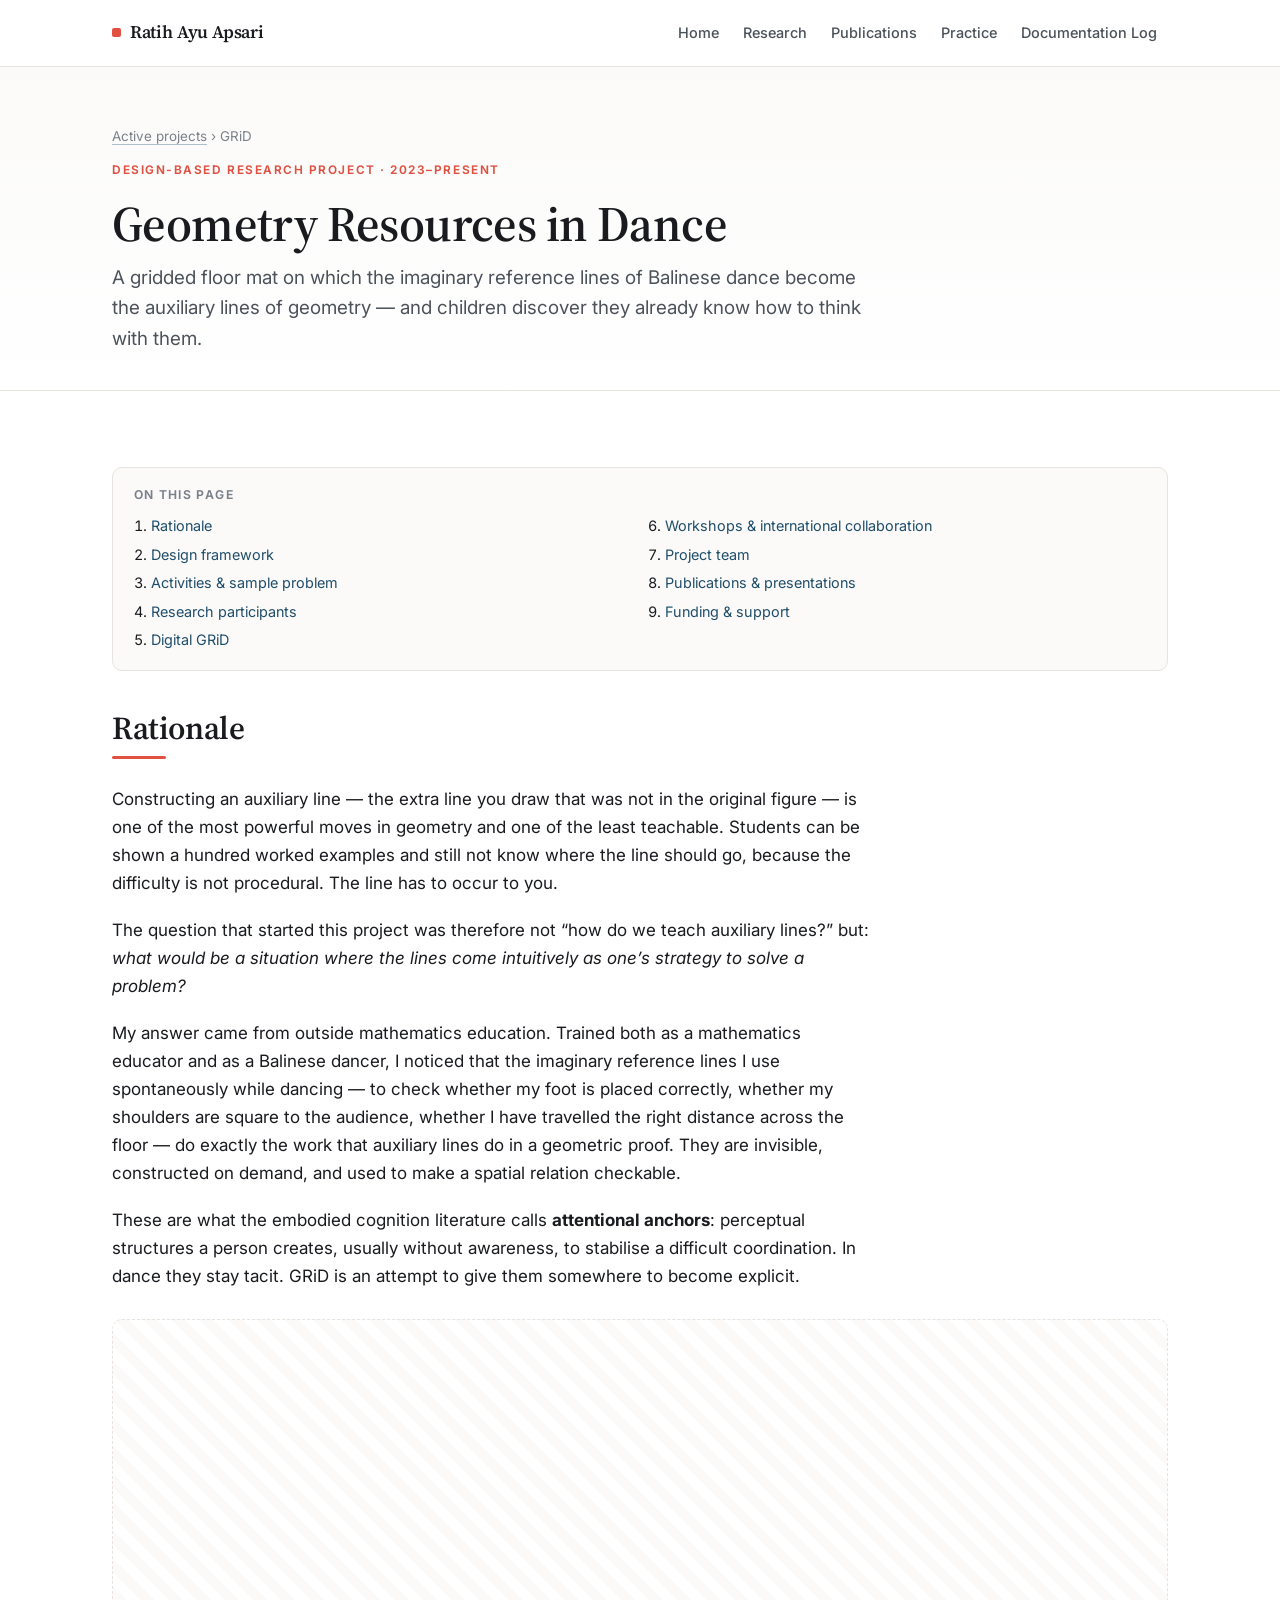
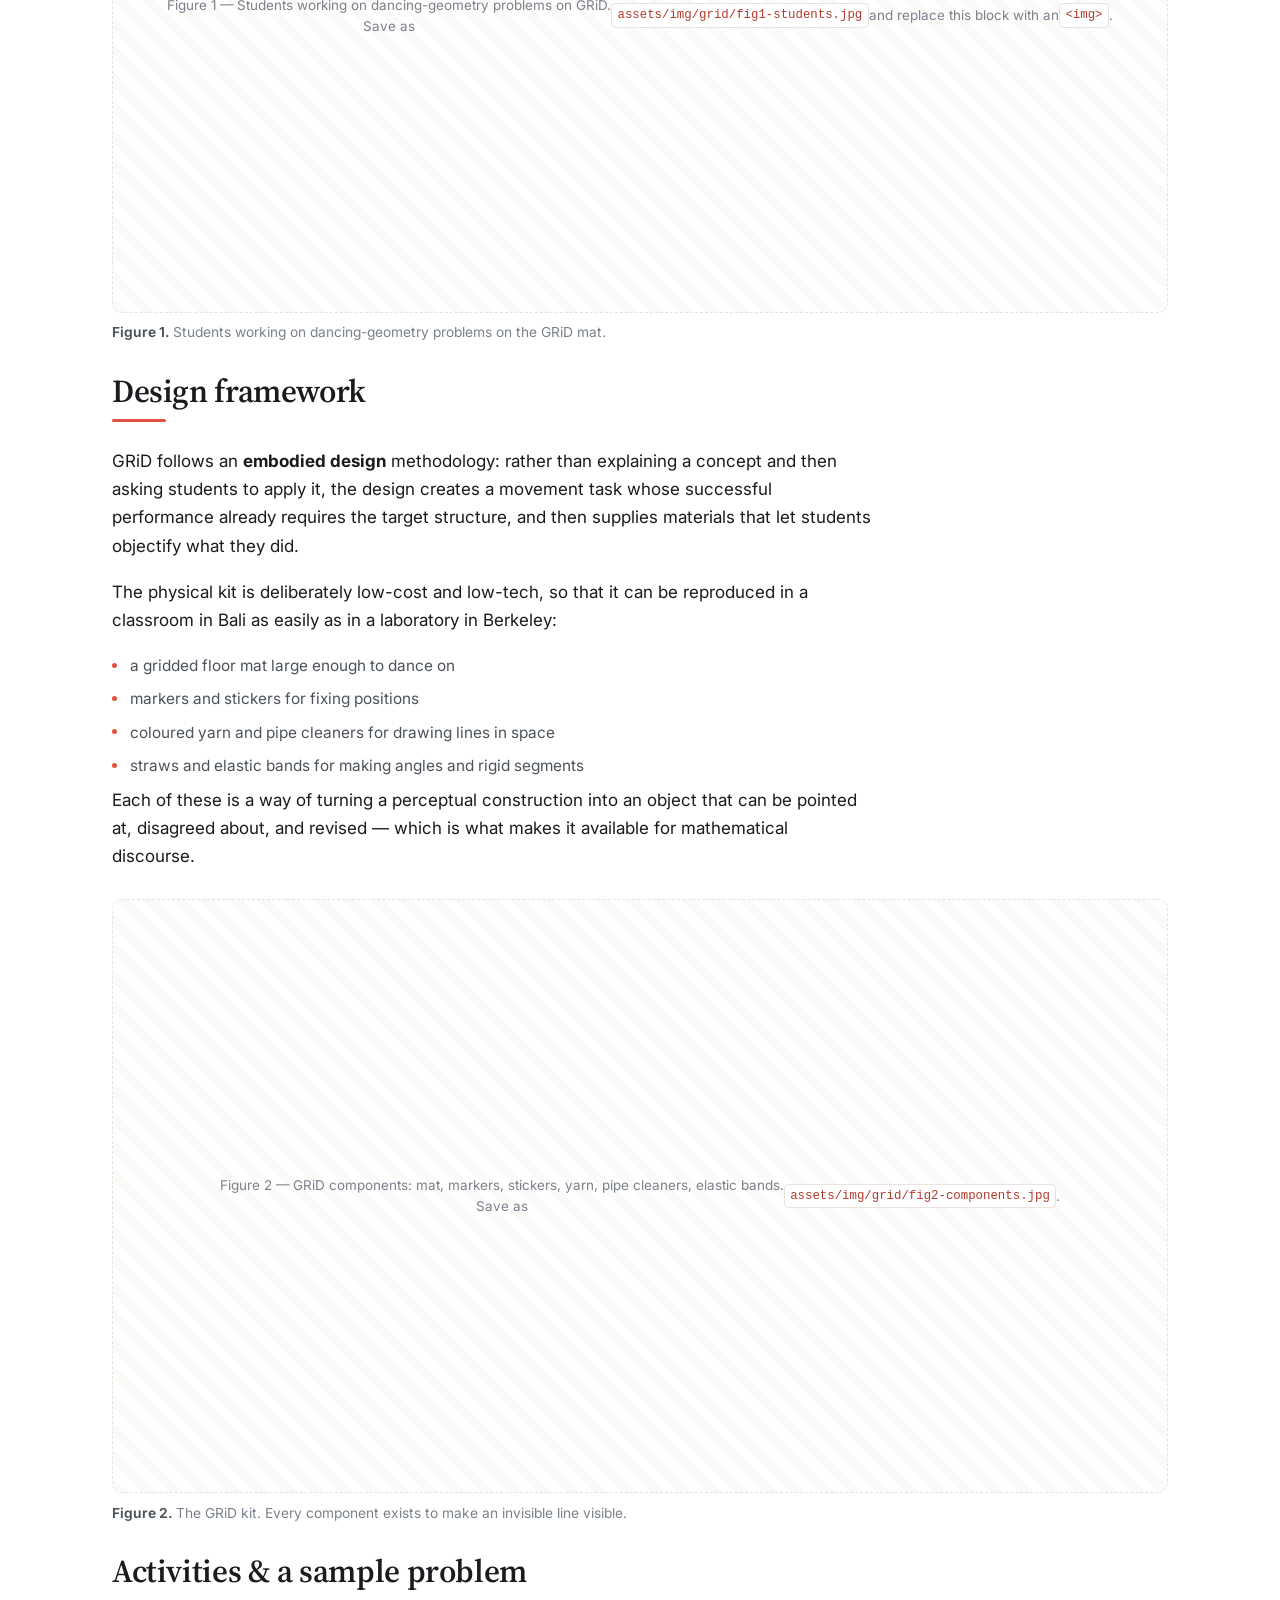
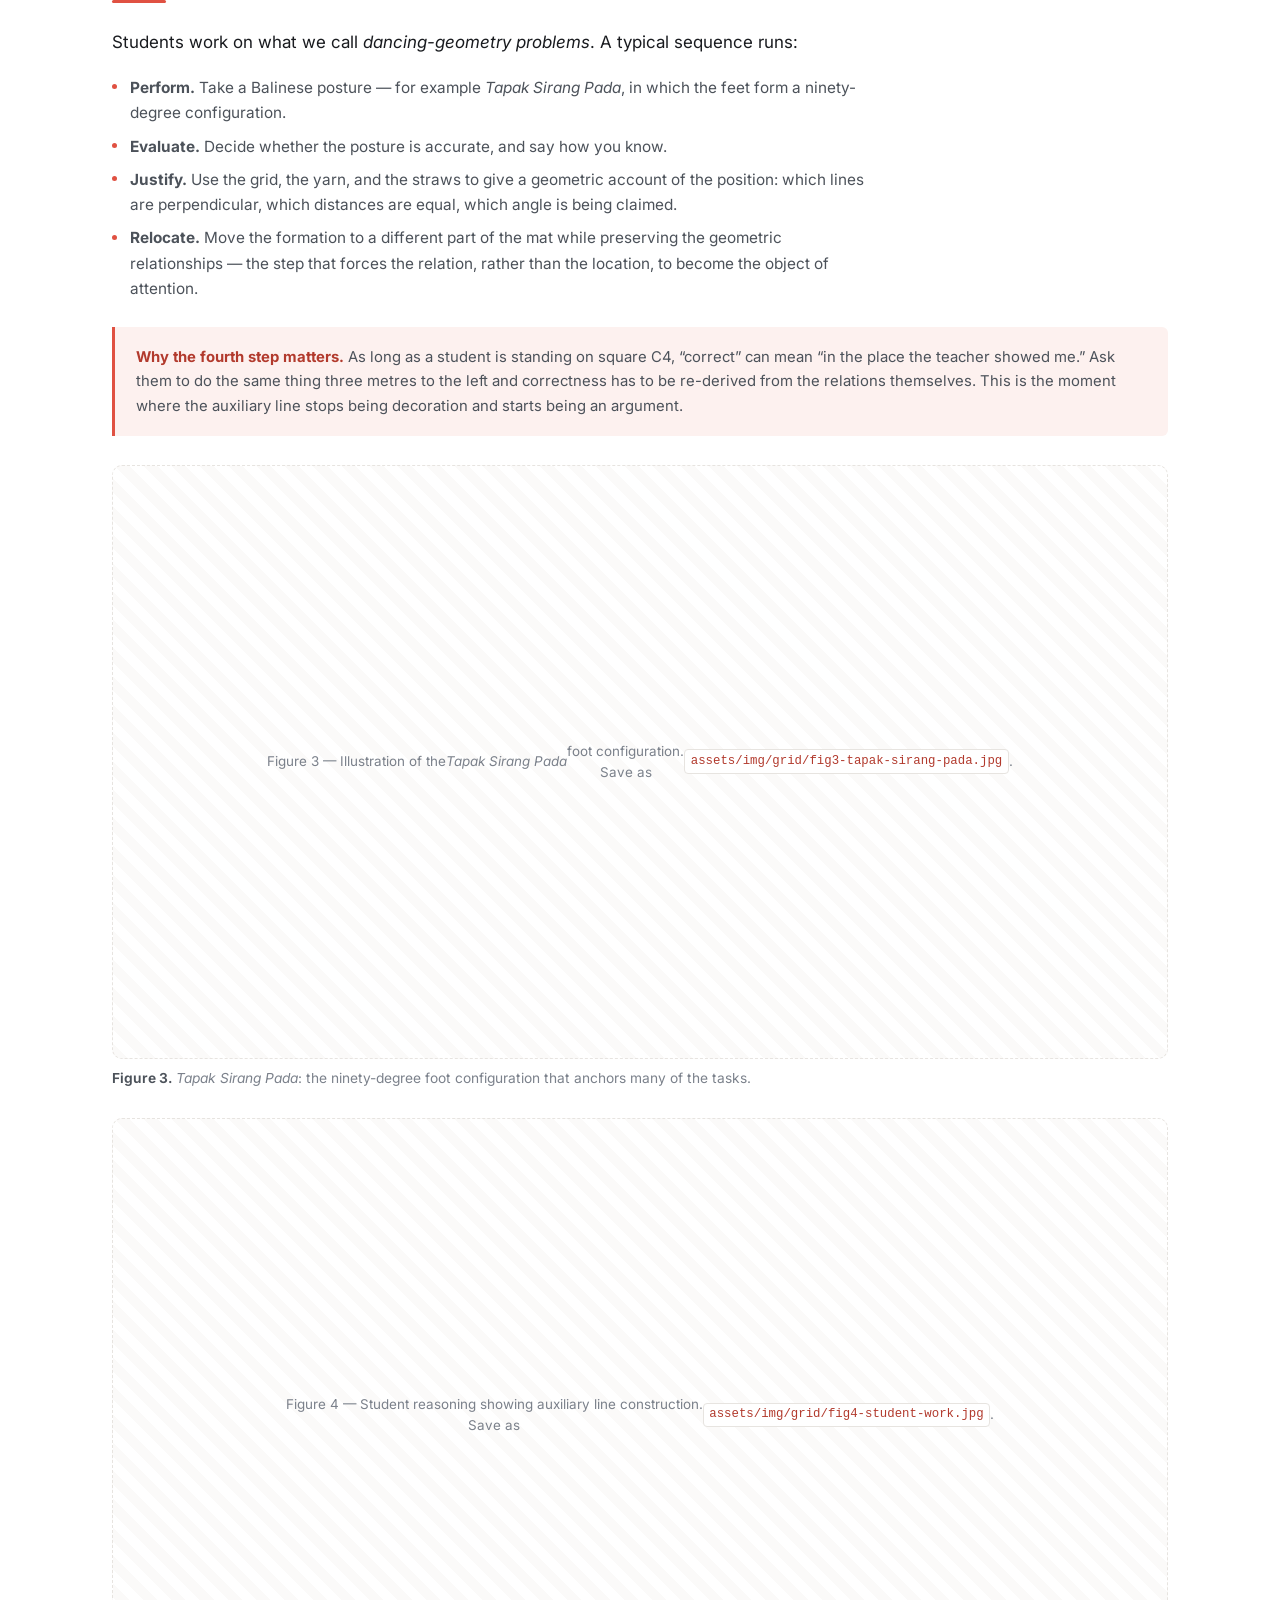
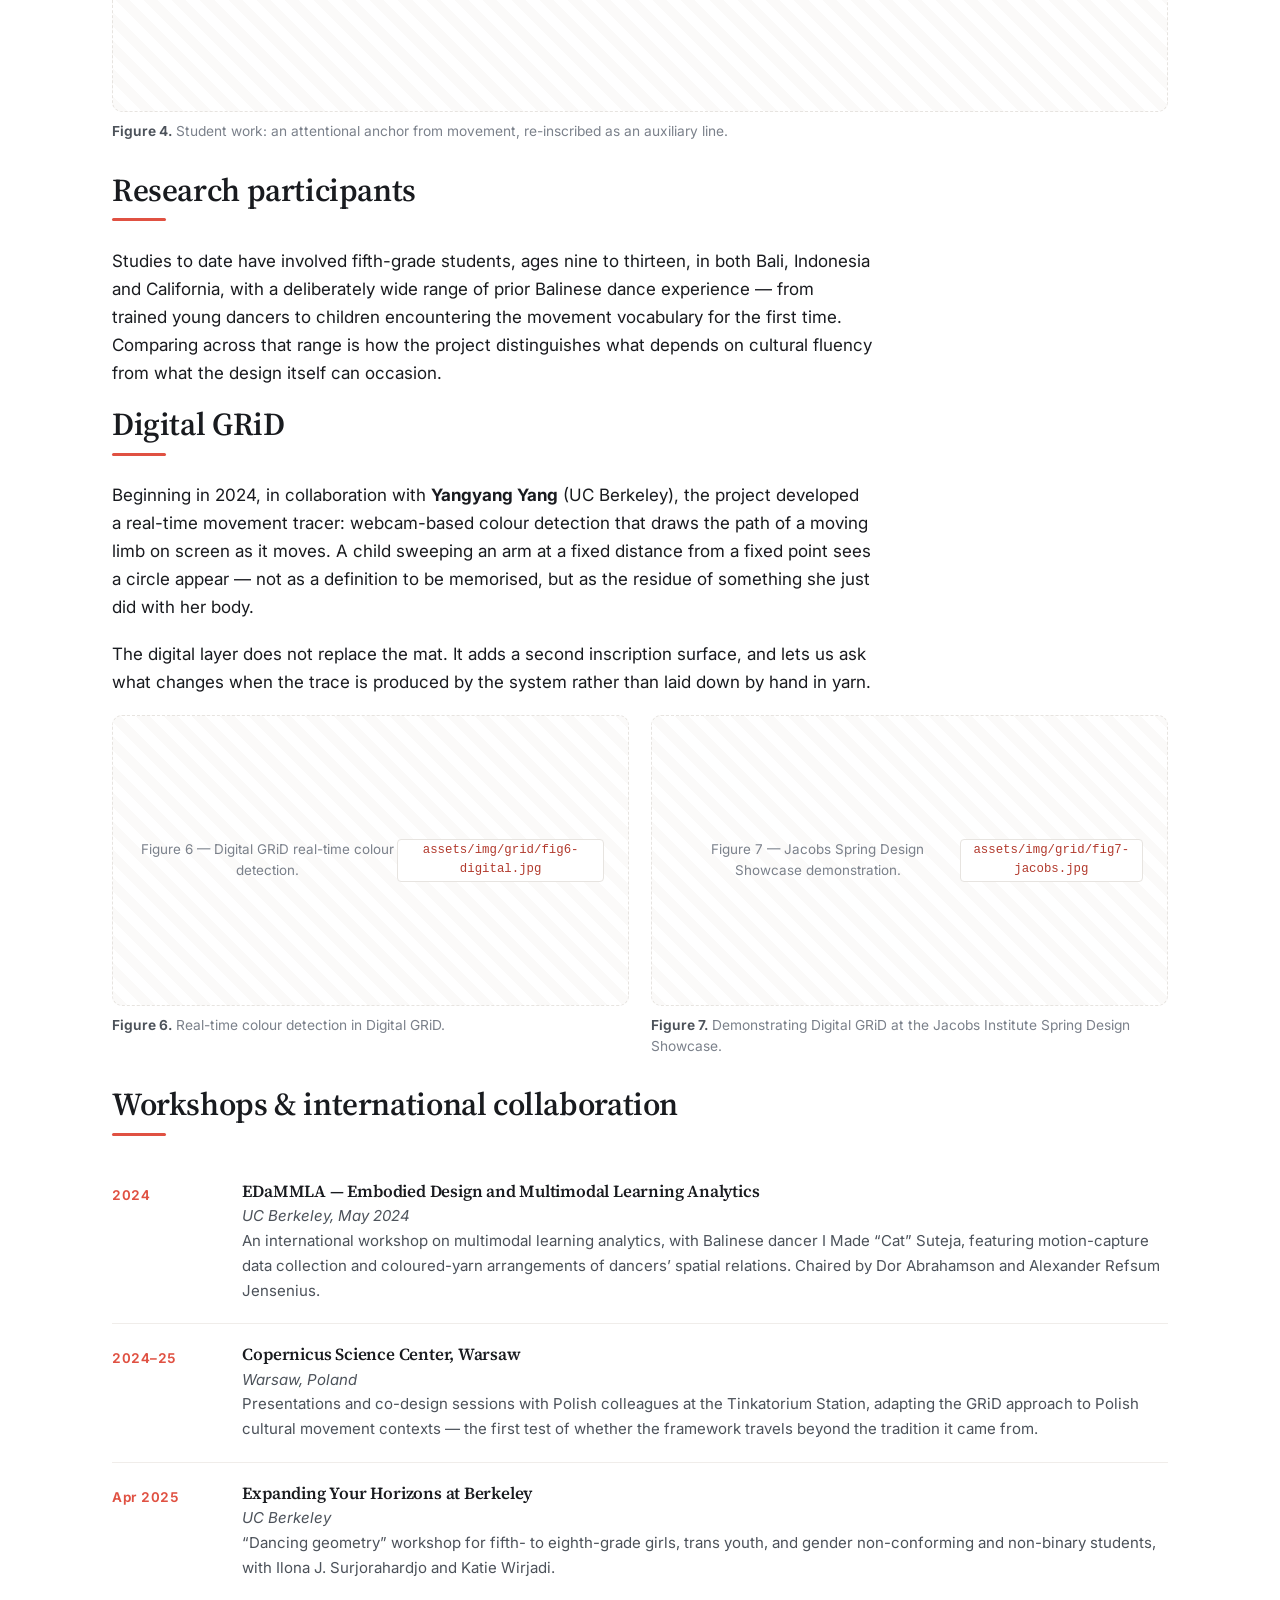
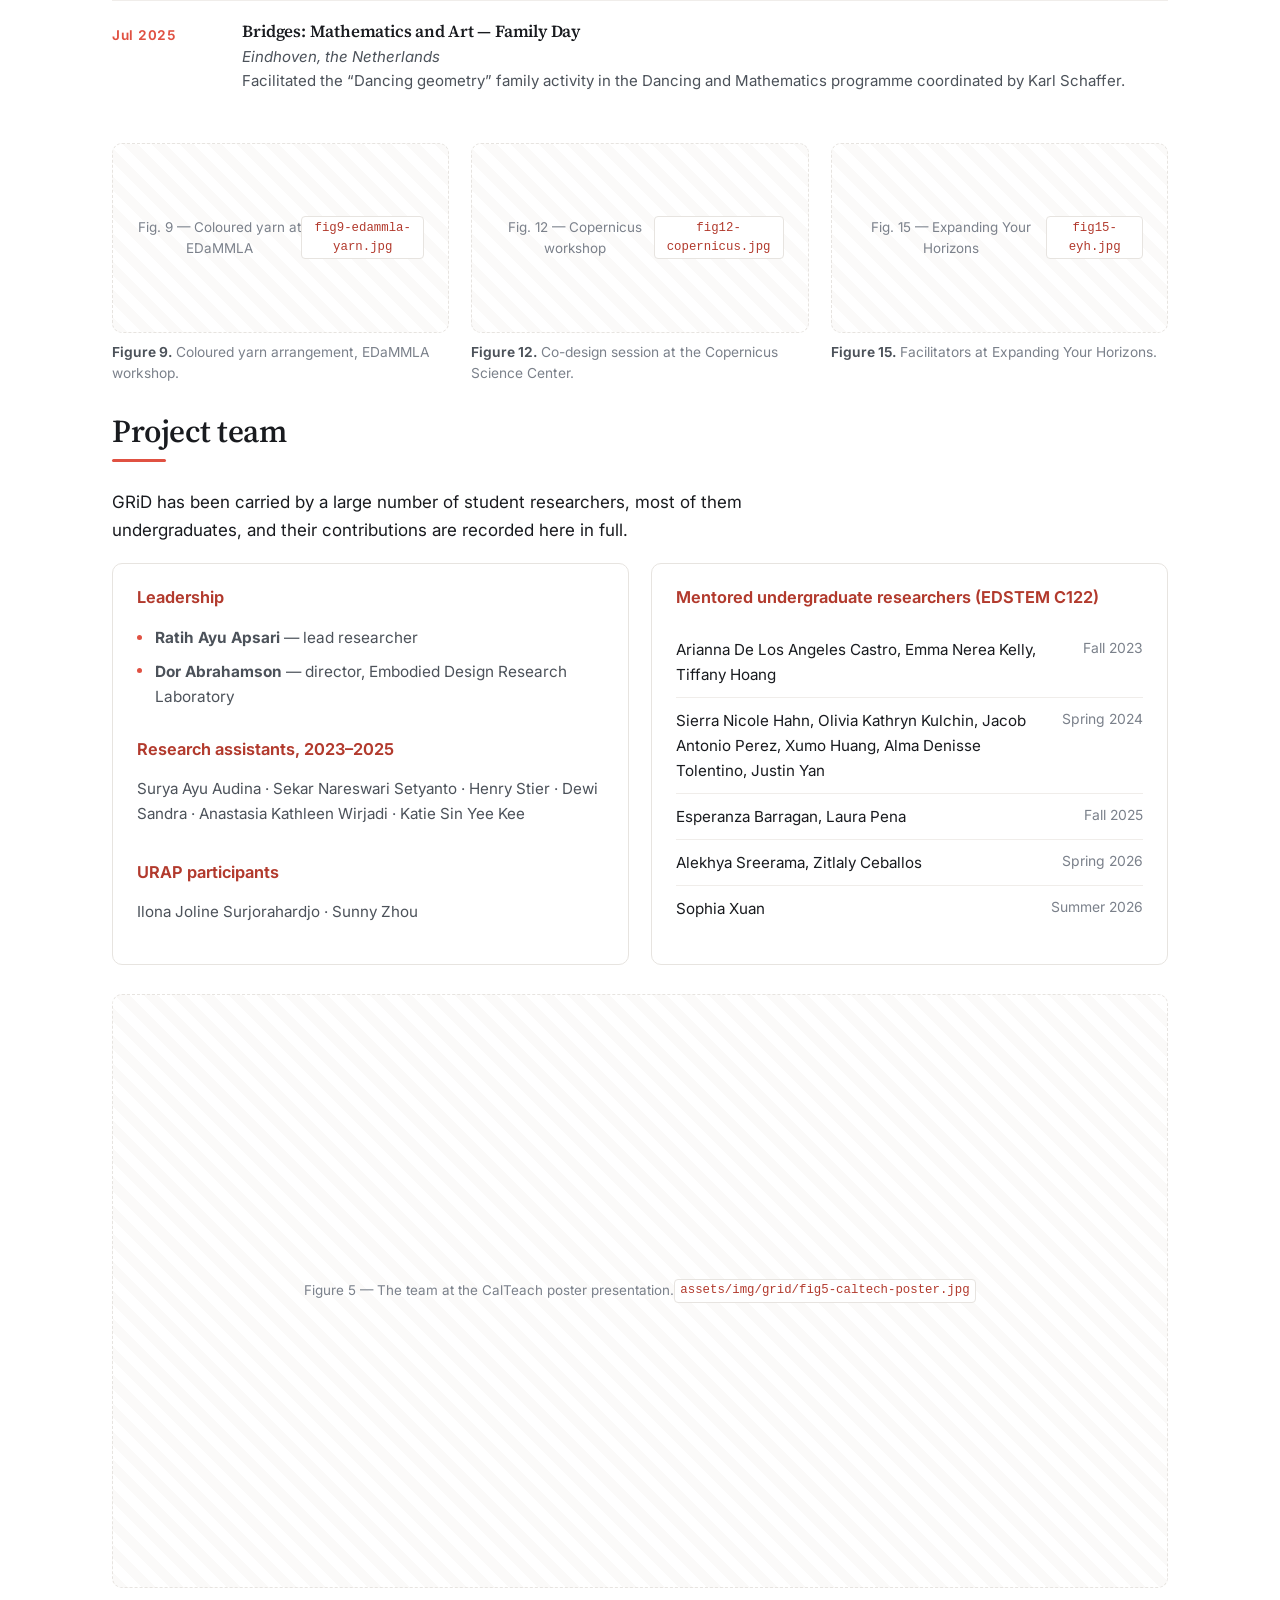
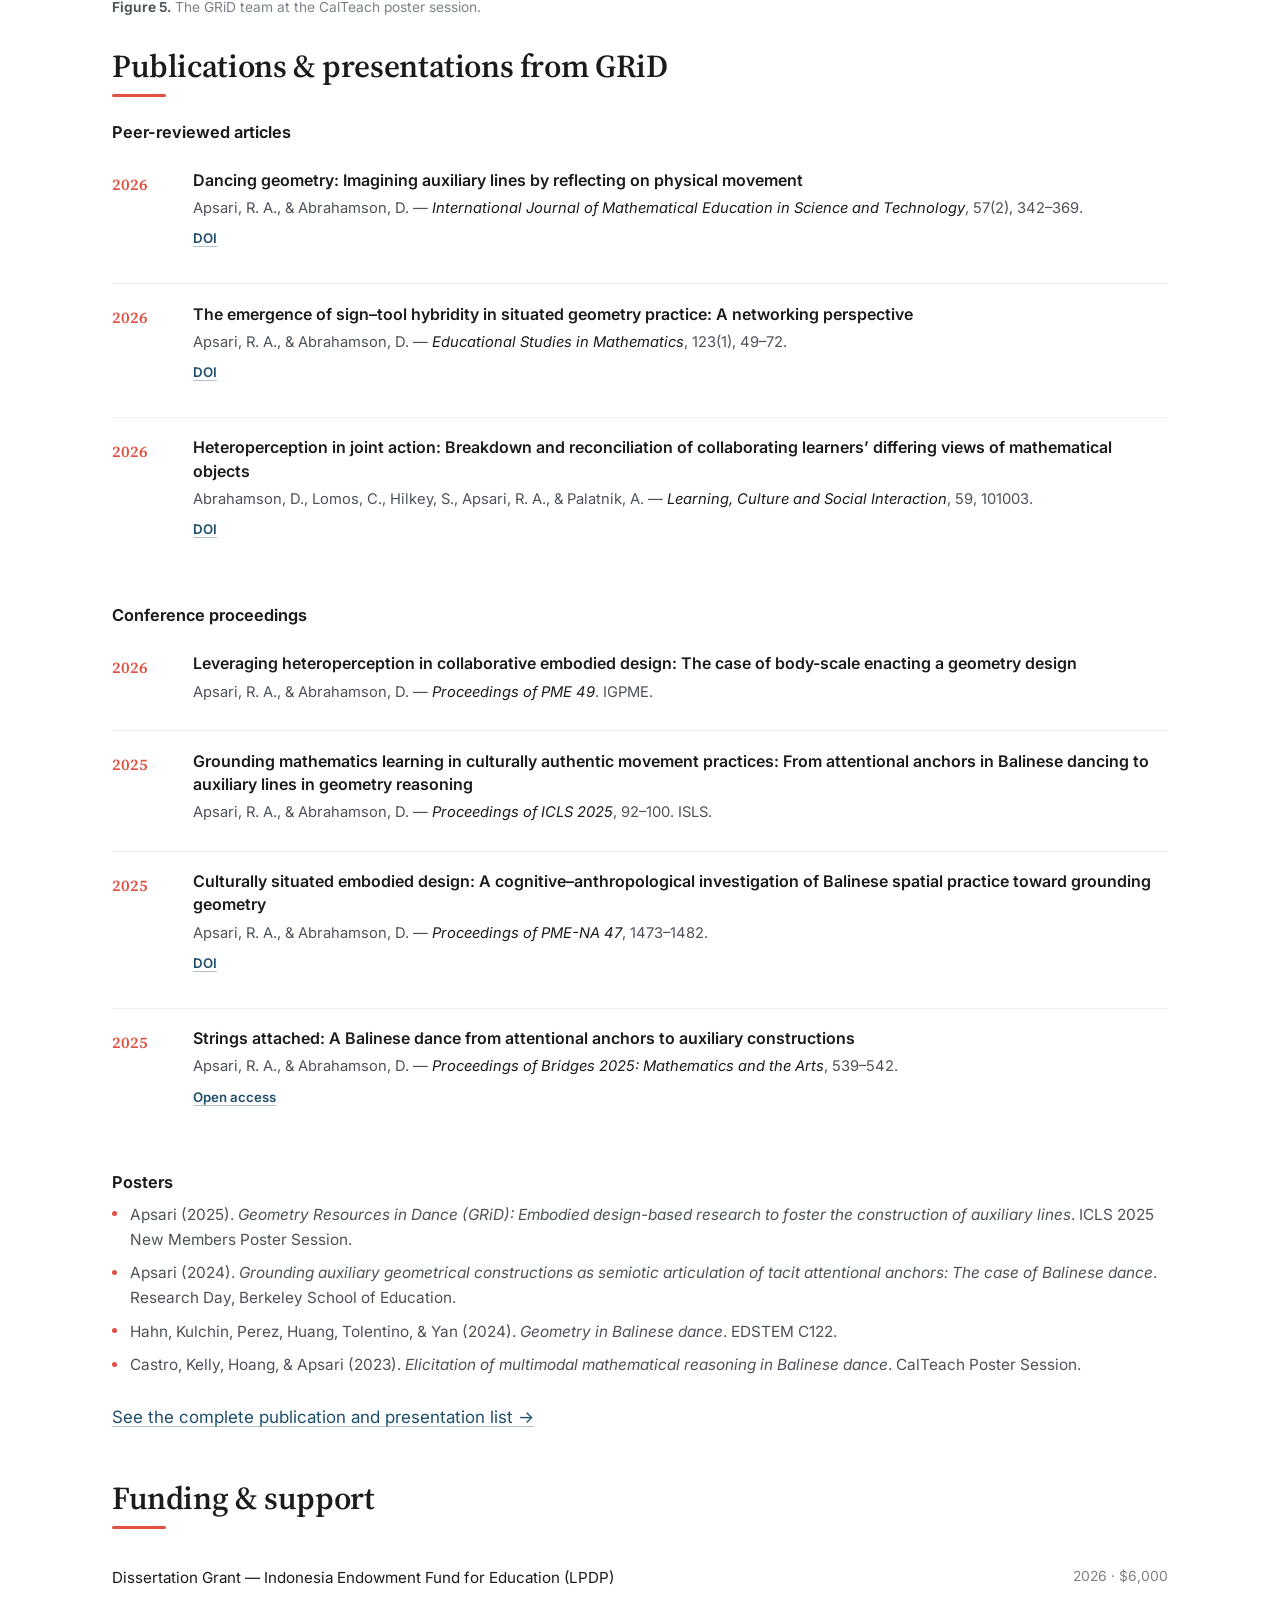
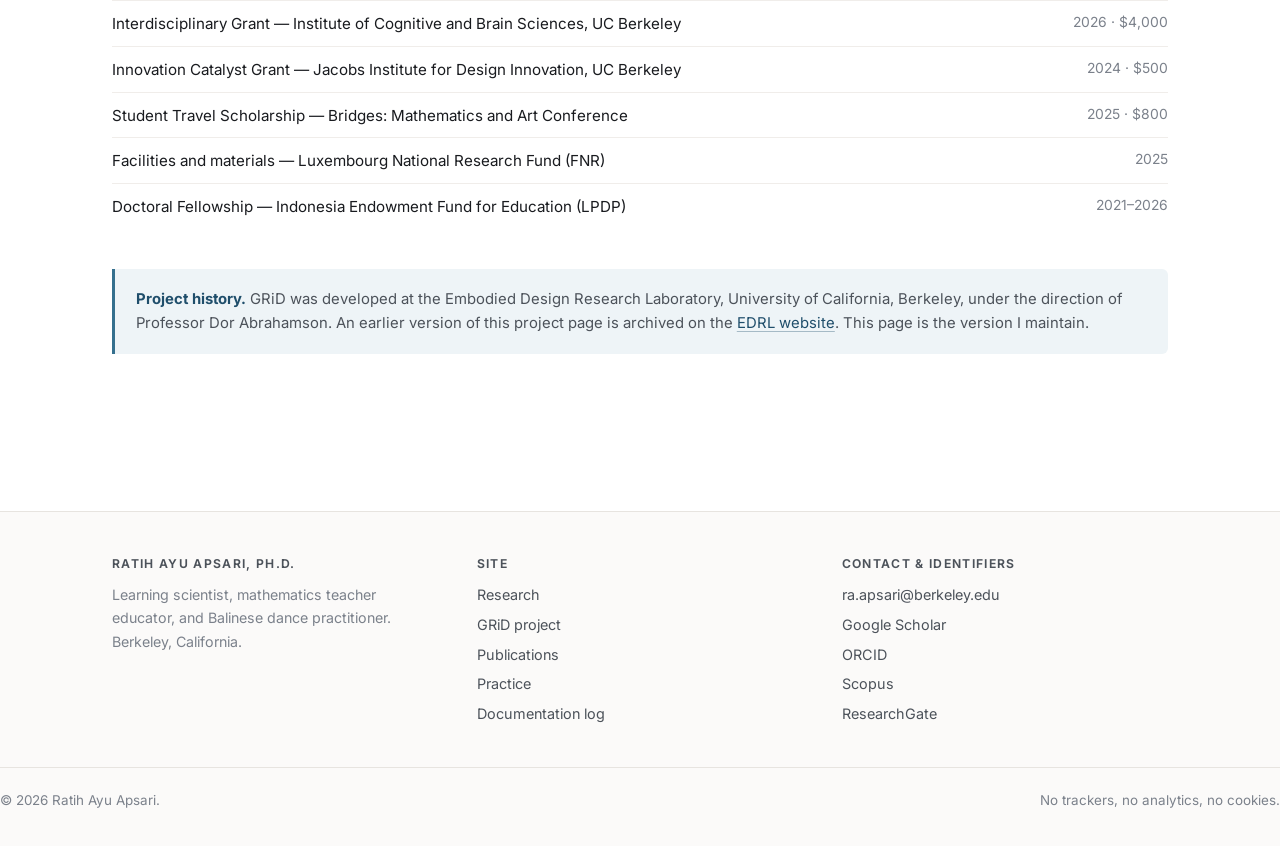
<file: grid.html>
<!DOCTYPE html>
<html lang="en">
<head>
<meta charset="utf-8">
<meta name="viewport" content="width=device-width, initial-scale=1">
<title>Geometry Resources in Dance (GRiD) — Ratih Ayu Apsari</title>
<meta name="description" content="GRiD is a gridded floor mat that turns the tacit attentional anchors of Balinese dance into explicit auxiliary lines for geometric reasoning. Design rationale, activities, team, collaborations, and publications.">
<link rel="preconnect" href="https://fonts.googleapis.com">
<link rel="preconnect" href="https://fonts.gstatic.com" crossorigin>
<link href="https://fonts.googleapis.com/css2?family=Inter:wght@400;500;600;700&family=Source+Serif+4:ital,opsz,wght@0,8..60,400;0,8..60,600;0,8..60,700;1,8..60,400&display=swap" rel="stylesheet">
<link rel="stylesheet" href="assets/css/style.css">
<link rel="icon" href="assets/img/favicon.svg" type="image/svg+xml">
</head>
<body>
<a class="skip-link" href="#main">Skip to content</a>

<header class="site-header">
  <div class="wrap site-header__inner">
    <a class="brand" href="index.html">
      <span class="brand__mark" aria-hidden="true"></span>
      <span class="brand__name">Ratih Ayu Apsari</span>
    </a>
    <button class="nav-toggle" aria-expanded="false" aria-controls="primary-nav">Menu</button>
    <nav class="nav" id="primary-nav" aria-label="Primary">
      <a href="index.html">Home</a>
      <a href="research.html">Research</a>
      <a href="publications.html">Publications</a>
      <a href="practice.html">Practice</a>
      <a href="log.html">Documentation Log</a>
    </nav>
  </div>
</header>

<div class="page-head">
  <div class="wrap">
    <p class="crumb"><a href="research.html#projects">Active projects</a> &rsaquo; GRiD</p>
    <p class="eyebrow">Design-based research project &middot; 2023&ndash;present</p>
    <h1>Geometry Resources in Dance</h1>
    <p class="lede">A gridded floor mat on which the imaginary reference lines of Balinese dance
    become the auxiliary lines of geometry &mdash; and children discover they already know how to
    think with them.</p>
  </div>
</div>

<main id="main">

  <section class="section">
    <div class="wrap">

      <nav class="toc" aria-label="On this page">
        <p>On this page</p>
        <ol>
          <li><a href="#rationale">Rationale</a></li>
          <li><a href="#design">Design framework</a></li>
          <li><a href="#activities">Activities &amp; sample problem</a></li>
          <li><a href="#participants">Research participants</a></li>
          <li><a href="#digital">Digital GRiD</a></li>
          <li><a href="#workshops">Workshops &amp; international collaboration</a></li>
          <li><a href="#team">Project team</a></li>
          <li><a href="#outputs">Publications &amp; presentations</a></li>
          <li><a href="#funding">Funding &amp; support</a></li>
        </ol>
      </nav>

      <!-- ===================== RATIONALE ===================== -->
      <div class="prose">
        <h2 class="section-title" id="rationale">Rationale</h2>
        <p>Constructing an auxiliary line &mdash; the extra line you draw that was not in the
        original figure &mdash; is one of the most powerful moves in geometry and one of the least
        teachable. Students can be shown a hundred worked examples and still not know where the line
        should go, because the difficulty is not procedural. The line has to occur to you.</p>

        <p>The question that started this project was therefore not &ldquo;how do we teach auxiliary
        lines?&rdquo; but: <em>what would be a situation where the lines come intuitively as
        one&rsquo;s strategy to solve a problem?</em></p>

        <p>My answer came from outside mathematics education. Trained both as a mathematics educator
        and as a Balinese dancer, I noticed that the imaginary reference lines I use spontaneously
        while dancing &mdash; to check whether my foot is placed correctly, whether my shoulders are
        square to the audience, whether I have travelled the right distance across the floor &mdash;
        do exactly the work that auxiliary lines do in a geometric proof. They are invisible,
        constructed on demand, and used to make a spatial relation checkable.</p>

        <p>These are what the embodied cognition literature calls <strong>attentional
        anchors</strong>: perceptual structures a person creates, usually without awareness, to
        stabilise a difficult coordination. In dance they stay tacit. GRiD is an attempt to give them
        somewhere to become explicit.</p>
      </div>

      <figure class="figure">
        <div class="ph">Figure 1 &mdash; Students working on dancing-geometry problems on GRiD.<br>
        Save as <code>assets/img/grid/fig1-students.jpg</code> and replace this block with an
        <code>&lt;img&gt;</code>.</div>
        <figcaption><b>Figure 1.</b> Students working on dancing-geometry problems on the GRiD mat.</figcaption>
      </figure>

      <!-- ===================== DESIGN ===================== -->
      <div class="prose">
        <h2 class="section-title" id="design">Design framework</h2>
        <p>GRiD follows an <strong>embodied design</strong> methodology: rather than explaining a
        concept and then asking students to apply it, the design creates a movement task whose
        successful performance already requires the target structure, and then supplies materials
        that let students objectify what they did.</p>
        <p>The physical kit is deliberately low-cost and low-tech, so that it can be reproduced in a
        classroom in Bali as easily as in a laboratory in Berkeley:</p>
        <ul class="tick">
          <li>a gridded floor mat large enough to dance on</li>
          <li>markers and stickers for fixing positions</li>
          <li>coloured yarn and pipe cleaners for drawing lines in space</li>
          <li>straws and elastic bands for making angles and rigid segments</li>
        </ul>
        <p>Each of these is a way of turning a perceptual construction into an object that can be
        pointed at, disagreed about, and revised &mdash; which is what makes it available for
        mathematical discourse.</p>
      </div>

      <figure class="figure">
        <div class="ph">Figure 2 &mdash; GRiD components: mat, markers, stickers, yarn, pipe cleaners,
        elastic bands.<br>Save as <code>assets/img/grid/fig2-components.jpg</code>.</div>
        <figcaption><b>Figure 2.</b> The GRiD kit. Every component exists to make an invisible line
        visible.</figcaption>
      </figure>

      <!-- ===================== ACTIVITIES ===================== -->
      <div class="prose">
        <h2 class="section-title" id="activities">Activities &amp; a sample problem</h2>
        <p>Students work on what we call <em>dancing-geometry problems</em>. A typical sequence runs:</p>
      </div>

      <ol class="tick" style="max-width:760px; counter-reset:none">
        <li><strong>Perform.</strong> Take a Balinese posture &mdash; for example
        <em>Tapak Sirang Pada</em>, in which the feet form a ninety-degree configuration.</li>
        <li><strong>Evaluate.</strong> Decide whether the posture is accurate, and say how you know.</li>
        <li><strong>Justify.</strong> Use the grid, the yarn, and the straws to give a geometric
        account of the position: which lines are perpendicular, which distances are equal, which
        angle is being claimed.</li>
        <li><strong>Relocate.</strong> Move the formation to a different part of the mat while
        preserving the geometric relationships &mdash; the step that forces the relation, rather than
        the location, to become the object of attention.</li>
      </ol>

      <div class="note note--accent">
        <strong>Why the fourth step matters.</strong> As long as a student is standing on square C4,
        &ldquo;correct&rdquo; can mean &ldquo;in the place the teacher showed me.&rdquo; Ask them to
        do the same thing three metres to the left and correctness has to be re-derived from the
        relations themselves. This is the moment where the auxiliary line stops being decoration and
        starts being an argument.
      </div>

      <figure class="figure">
        <div class="ph">Figure 3 &mdash; Illustration of the <em>Tapak Sirang Pada</em> foot
        configuration.<br>Save as <code>assets/img/grid/fig3-tapak-sirang-pada.jpg</code>.</div>
        <figcaption><b>Figure 3.</b> <em>Tapak Sirang Pada</em>: the ninety-degree foot configuration
        that anchors many of the tasks.</figcaption>
      </figure>

      <figure class="figure">
        <div class="ph">Figure 4 &mdash; Student reasoning showing auxiliary line construction.<br>
        Save as <code>assets/img/grid/fig4-student-work.jpg</code>.</div>
        <figcaption><b>Figure 4.</b> Student work: an attentional anchor from movement, re-inscribed
        as an auxiliary line.</figcaption>
      </figure>

      <!-- ===================== PARTICIPANTS ===================== -->
      <div class="prose">
        <h2 class="section-title" id="participants">Research participants</h2>
        <p>Studies to date have involved fifth-grade students, ages nine to thirteen, in both Bali,
        Indonesia and California, with a deliberately wide range of prior Balinese dance experience
        &mdash; from trained young dancers to children encountering the movement vocabulary for the
        first time. Comparing across that range is how the project distinguishes what depends on
        cultural fluency from what the design itself can occasion.</p>
      </div>

      <!-- ===================== DIGITAL GRID ===================== -->
      <div class="prose">
        <h2 class="section-title" id="digital">Digital GRiD</h2>
        <p>Beginning in 2024, in collaboration with <strong>Yangyang Yang</strong> (UC Berkeley), the
        project developed a real-time movement tracer: webcam-based colour detection that draws the
        path of a moving limb on screen as it moves. A child sweeping an arm at a fixed distance from
        a fixed point sees a circle appear &mdash; not as a definition to be memorised, but as the
        residue of something she just did with her body.</p>
        <p>The digital layer does not replace the mat. It adds a second inscription surface, and lets
        us ask what changes when the trace is produced by the system rather than laid down by hand in
        yarn.</p>
      </div>

      <div class="grid grid-2">
        <figure class="figure" style="margin-top:0">
          <div class="ph">Figure 6 &mdash; Digital GRiD real-time colour detection.<br>
          <code>assets/img/grid/fig6-digital.jpg</code></div>
          <figcaption><b>Figure 6.</b> Real-time colour detection in Digital GRiD.</figcaption>
        </figure>
        <figure class="figure" style="margin-top:0">
          <div class="ph">Figure 7 &mdash; Jacobs Spring Design Showcase demonstration.<br>
          <code>assets/img/grid/fig7-jacobs.jpg</code></div>
          <figcaption><b>Figure 7.</b> Demonstrating Digital GRiD at the Jacobs Institute Spring
          Design Showcase.</figcaption>
        </figure>
      </div>

      <!-- ===================== WORKSHOPS ===================== -->
      <div class="prose">
        <h2 class="section-title" id="workshops">Workshops &amp; international collaboration</h2>
      </div>

      <ul class="timeline">
        <li>
          <div class="timeline__when">2024</div>
          <div class="timeline__what">
            <h3>EDaMMLA &mdash; Embodied Design and Multimodal Learning Analytics</h3>
            <p class="timeline__where">UC Berkeley, May 2024</p>
            <p>An international workshop on multimodal learning analytics, with Balinese dancer
            I&nbsp;Made &ldquo;Cat&rdquo; Suteja, featuring motion-capture data collection and
            coloured-yarn arrangements of dancers&rsquo; spatial relations. Chaired by Dor Abrahamson
            and Alexander Refsum Jensenius.</p>
          </div>
        </li>
        <li>
          <div class="timeline__when">2024&ndash;25</div>
          <div class="timeline__what">
            <h3>Copernicus Science Center, Warsaw</h3>
            <p class="timeline__where">Warsaw, Poland</p>
            <p>Presentations and co-design sessions with Polish colleagues at the Tinkatorium
            Station, adapting the GRiD approach to Polish cultural movement contexts &mdash; the
            first test of whether the framework travels beyond the tradition it came from.</p>
          </div>
        </li>
        <li>
          <div class="timeline__when">Apr 2025</div>
          <div class="timeline__what">
            <h3>Expanding Your Horizons at Berkeley</h3>
            <p class="timeline__where">UC Berkeley</p>
            <p>&ldquo;Dancing geometry&rdquo; workshop for fifth- to eighth-grade girls, trans youth,
            and gender non-conforming and non-binary students, with Ilona&nbsp;J. Surjorahardjo and
            Katie&nbsp;Wirjadi.</p>
          </div>
        </li>
        <li>
          <div class="timeline__when">Jul 2025</div>
          <div class="timeline__what">
            <h3>Bridges: Mathematics and Art &mdash; Family Day</h3>
            <p class="timeline__where">Eindhoven, the Netherlands</p>
            <p>Facilitated the &ldquo;Dancing geometry&rdquo; family activity in the Dancing and
            Mathematics programme coordinated by Karl Schaffer.</p>
          </div>
        </li>
      </ul>

      <div class="grid grid-3">
        <figure class="figure">
          <div class="ph">Fig. 9 &mdash; Coloured yarn at EDaMMLA<br><code>fig9-edammla-yarn.jpg</code></div>
          <figcaption><b>Figure 9.</b> Coloured yarn arrangement, EDaMMLA workshop.</figcaption>
        </figure>
        <figure class="figure">
          <div class="ph">Fig. 12 &mdash; Copernicus workshop<br><code>fig12-copernicus.jpg</code></div>
          <figcaption><b>Figure 12.</b> Co-design session at the Copernicus Science Center.</figcaption>
        </figure>
        <figure class="figure">
          <div class="ph">Fig. 15 &mdash; Expanding Your Horizons<br><code>fig15-eyh.jpg</code></div>
          <figcaption><b>Figure 15.</b> Facilitators at Expanding Your Horizons.</figcaption>
        </figure>
      </div>

      <!-- ===================== TEAM ===================== -->
      <div class="prose">
        <h2 class="section-title" id="team">Project team</h2>
        <p>GRiD has been carried by a large number of student researchers, most of them
        undergraduates, and their contributions are recorded here in full.</p>
      </div>

      <div class="grid grid-2">
        <div class="card">
          <h4 style="color:var(--accent-dark)">Leadership</h4>
          <ul class="tick" style="margin-top:.6rem">
            <li><strong>Ratih Ayu Apsari</strong> &mdash; lead researcher</li>
            <li><strong>Dor Abrahamson</strong> &mdash; director, Embodied Design Research Laboratory</li>
          </ul>
          <h4 style="color:var(--accent-dark); margin-top:1.4rem">Research assistants, 2023&ndash;2025</h4>
          <p class="small" style="margin-top:.5rem">Surya Ayu Audina &middot; Sekar Nareswari Setyanto
          &middot; Henry Stier &middot; Dewi Sandra &middot; Anastasia Kathleen Wirjadi &middot;
          Katie Sin Yee Kee</p>
          <h4 style="color:var(--accent-dark); margin-top:1.4rem">URAP participants</h4>
          <p class="small" style="margin-top:.5rem">Ilona Joline Surjorahardjo &middot; Sunny Zhou</p>
        </div>

        <div class="card">
          <h4 style="color:var(--accent-dark)">Mentored undergraduate researchers (EDSTEM C122)</h4>
          <ul class="rows" style="margin-top:.7rem">
            <li><span>Arianna De Los Angeles Castro, Emma Nerea Kelly, Tiffany Hoang</span><span class="rows__meta">Fall 2023</span></li>
            <li><span>Sierra Nicole Hahn, Olivia Kathryn Kulchin, Jacob Antonio Perez, Xumo Huang, Alma Denisse Tolentino, Justin Yan</span><span class="rows__meta">Spring 2024</span></li>
            <li><span>Esperanza Barragan, Laura Pena</span><span class="rows__meta">Fall 2025</span></li>
            <li><span>Alekhya Sreerama, Zitlaly Ceballos</span><span class="rows__meta">Spring 2026</span></li>
            <li><span>Sophia Xuan</span><span class="rows__meta">Summer 2026</span></li>
          </ul>
        </div>
      </div>

      <figure class="figure">
        <div class="ph">Figure 5 &mdash; The team at the CalTeach poster presentation.<br>
        <code>assets/img/grid/fig5-caltech-poster.jpg</code></div>
        <figcaption><b>Figure 5.</b> The GRiD team at the CalTeach poster session.</figcaption>
      </figure>

      <!-- ===================== OUTPUTS ===================== -->
      <div class="prose">
        <h2 class="section-title" id="outputs">Publications &amp; presentations from GRiD</h2>
      </div>

      <h4 style="margin-top:1.6rem">Peer-reviewed articles</h4>
      <ul class="pub-list">
        <li class="pub">
          <div class="pub__year">2026</div>
          <div>
            <p class="pub__title">Dancing geometry: Imagining auxiliary lines by reflecting on physical movement</p>
            <p class="pub__meta">Apsari, R. A., &amp; Abrahamson, D. &mdash; <em>International Journal of Mathematical Education in Science and Technology</em>, 57(2), 342&ndash;369.</p>
            <p class="pub__links"><a href="https://doi.org/10.1080/0020739X.2024.2427099">DOI</a></p>
          </div>
        </li>
        <li class="pub">
          <div class="pub__year">2026</div>
          <div>
            <p class="pub__title">The emergence of sign&ndash;tool hybridity in situated geometry practice: A networking perspective</p>
            <p class="pub__meta">Apsari, R. A., &amp; Abrahamson, D. &mdash; <em>Educational Studies in Mathematics</em>, 123(1), 49&ndash;72.</p>
            <p class="pub__links"><a href="https://doi.org/10.1007/s10649-026-10491-8">DOI</a></p>
          </div>
        </li>
        <li class="pub">
          <div class="pub__year">2026</div>
          <div>
            <p class="pub__title">Heteroperception in joint action: Breakdown and reconciliation of collaborating learners&rsquo; differing views of mathematical objects</p>
            <p class="pub__meta">Abrahamson, D., Lomos, C., Hilkey, S., Apsari, R. A., &amp; Palatnik, A. &mdash; <em>Learning, Culture and Social Interaction</em>, 59, 101003.</p>
            <p class="pub__links"><a href="https://doi.org/10.1016/j.lcsi.2026.101003">DOI</a></p>
          </div>
        </li>
      </ul>

      <h4 style="margin-top:2rem">Conference proceedings</h4>
      <ul class="pub-list">
        <li class="pub">
          <div class="pub__year">2026</div>
          <div>
            <p class="pub__title">Leveraging heteroperception in collaborative embodied design: The case of body-scale enacting a geometry design</p>
            <p class="pub__meta">Apsari, R. A., &amp; Abrahamson, D. &mdash; <em>Proceedings of PME 49</em>. IGPME.</p>
          </div>
        </li>
        <li class="pub">
          <div class="pub__year">2025</div>
          <div>
            <p class="pub__title">Grounding mathematics learning in culturally authentic movement practices: From attentional anchors in Balinese dancing to auxiliary lines in geometry reasoning</p>
            <p class="pub__meta">Apsari, R. A., &amp; Abrahamson, D. &mdash; <em>Proceedings of ICLS 2025</em>, 92&ndash;100. ISLS.</p>
          </div>
        </li>
        <li class="pub">
          <div class="pub__year">2025</div>
          <div>
            <p class="pub__title">Culturally situated embodied design: A cognitive&ndash;anthropological investigation of Balinese spatial practice toward grounding geometry</p>
            <p class="pub__meta">Apsari, R. A., &amp; Abrahamson, D. &mdash; <em>Proceedings of PME-NA 47</em>, 1473&ndash;1482.</p>
            <p class="pub__links"><a href="https://doi.org/10.51272/pmena.47.2025">DOI</a></p>
          </div>
        </li>
        <li class="pub">
          <div class="pub__year">2025</div>
          <div>
            <p class="pub__title">Strings attached: A Balinese dance from attentional anchors to auxiliary constructions</p>
            <p class="pub__meta">Apsari, R. A., &amp; Abrahamson, D. &mdash; <em>Proceedings of Bridges 2025: Mathematics and the Arts</em>, 539&ndash;542.</p>
            <p class="pub__links"><a href="http://archive.bridgesmathart.org/2025/bridges2025-539.html">Open access</a></p>
          </div>
        </li>
      </ul>

      <h4 style="margin-top:2rem">Posters</h4>
      <ul class="tick">
        <li>Apsari (2025). <em>Geometry Resources in Dance (GRiD): Embodied design-based research to
        foster the construction of auxiliary lines</em>. ICLS 2025 New Members Poster Session.</li>
        <li>Apsari (2024). <em>Grounding auxiliary geometrical constructions as semiotic articulation
        of tacit attentional anchors: The case of Balinese dance</em>. Research Day, Berkeley School
        of Education.</li>
        <li>Hahn, Kulchin, Perez, Huang, Tolentino, &amp; Yan (2024). <em>Geometry in Balinese
        dance</em>. EDSTEM C122.</li>
        <li>Castro, Kelly, Hoang, &amp; Apsari (2023). <em>Elicitation of multimodal mathematical
        reasoning in Balinese dance</em>. CalTeach Poster Session.</li>
      </ul>

      <p style="margin-top:1.6rem"><a href="publications.html">See the complete publication and
      presentation list &rarr;</a></p>

      <!-- ===================== FUNDING ===================== -->
      <div class="prose">
        <h2 class="section-title" id="funding" style="margin-top:3rem">Funding &amp; support</h2>
      </div>
      <ul class="rows">
        <li><span>Dissertation Grant &mdash; Indonesia Endowment Fund for Education (LPDP)</span><span class="rows__meta">2026 &middot; $6,000</span></li>
        <li><span>Interdisciplinary Grant &mdash; Institute of Cognitive and Brain Sciences, UC Berkeley</span><span class="rows__meta">2026 &middot; $4,000</span></li>
        <li><span>Innovation Catalyst Grant &mdash; Jacobs Institute for Design Innovation, UC Berkeley</span><span class="rows__meta">2024 &middot; $500</span></li>
        <li><span>Student Travel Scholarship &mdash; Bridges: Mathematics and Art Conference</span><span class="rows__meta">2025 &middot; $800</span></li>
        <li><span>Facilities and materials &mdash; Luxembourg National Research Fund (FNR)</span><span class="rows__meta">2025</span></li>
        <li><span>Doctoral Fellowship &mdash; Indonesia Endowment Fund for Education (LPDP)</span><span class="rows__meta">2021&ndash;2026</span></li>
      </ul>

      <div class="note" style="margin-top:2.5rem">
        <p><strong>Project history.</strong> GRiD was developed at the Embodied Design Research
        Laboratory, University of California, Berkeley, under the direction of Professor Dor
        Abrahamson. An earlier version of this project page is archived on the
        <a href="https://edrl.berkeley.edu/projects/geometry-resources-in-dance-grid/">EDRL
        website</a>. This page is the version I maintain.</p>
      </div>

    </div>
  </section>
</main>

<footer class="site-footer">
  <div class="wrap">
    <div class="site-footer__grid">
      <div>
        <h4>Ratih Ayu Apsari, Ph.D.</h4>
        <p class="small">Learning scientist, mathematics teacher educator, and Balinese dance practitioner.<br>
        Berkeley, California.</p>
      </div>
      <div>
        <h4>Site</h4>
        <ul>
          <li><a href="research.html">Research</a></li>
          <li><a href="grid.html">GRiD project</a></li>
          <li><a href="publications.html">Publications</a></li>
          <li><a href="practice.html">Practice</a></li>
          <li><a href="log.html">Documentation log</a></li>
        </ul>
      </div>
      <div>
        <h4>Contact &amp; identifiers</h4>
        <ul>
          <li><a class="js-mail" data-user="ra.apsari" data-domain="berkeley.edu"></a></li>
          <li><a href="https://scholar.google.com/citations?user=8gwnSTsAAAAJ">Google Scholar</a></li>
          <li><a href="https://orcid.org/0000-0001-7539-8461">ORCID</a></li>
          <li><a href="https://www.scopus.com/authid/detail.uri?authorId=57202599698">Scopus</a></li>
          <li><a href="https://www.researchgate.net/profile/Ratih-Ayu-Apsari/research">ResearchGate</a></li>
        </ul>
      </div>
    </div>
  </div>
  <div class="site-footer__base">
      <span>&copy; <span id="year">2026</span> Ratih Ayu Apsari.</span>
      <span>No trackers, no analytics, no cookies.</span>
    </div>
  </div>
</footer>

<script src="assets/js/main.js"></script>
</body>
</html>
</file>
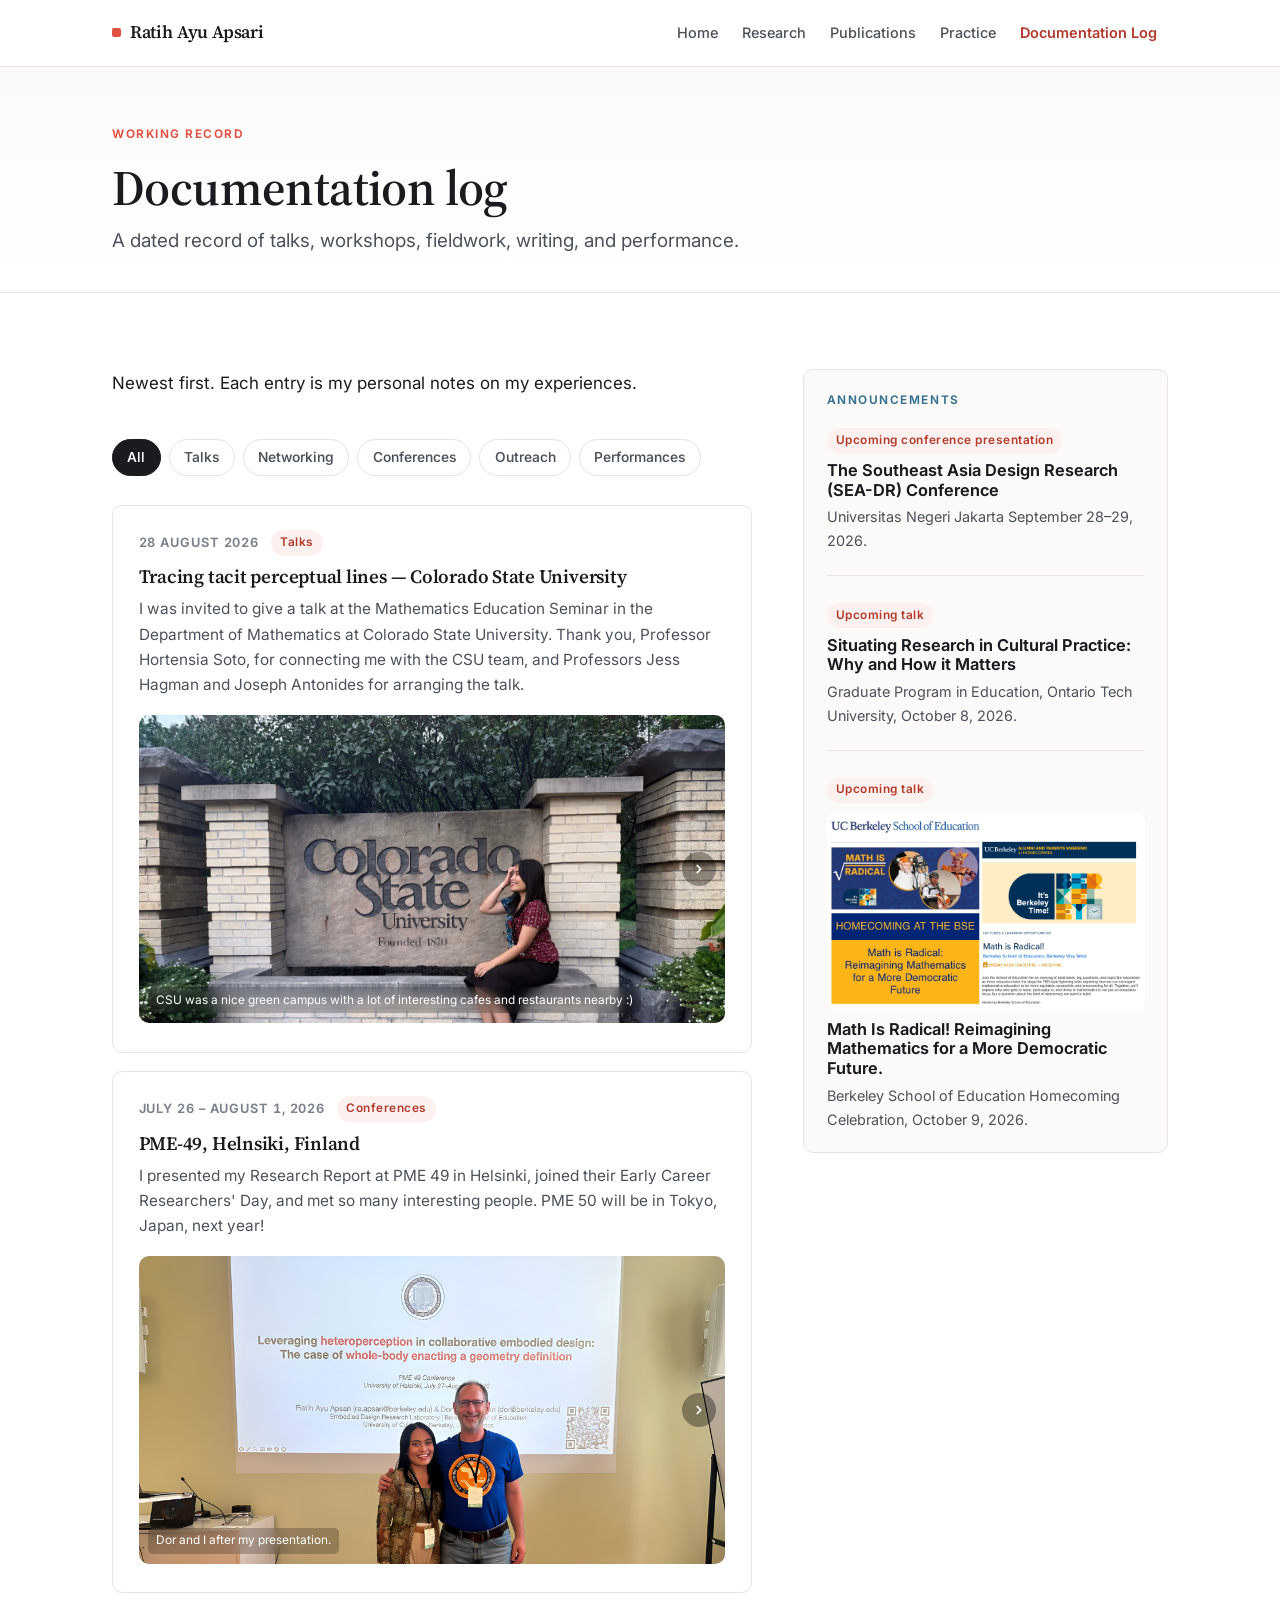
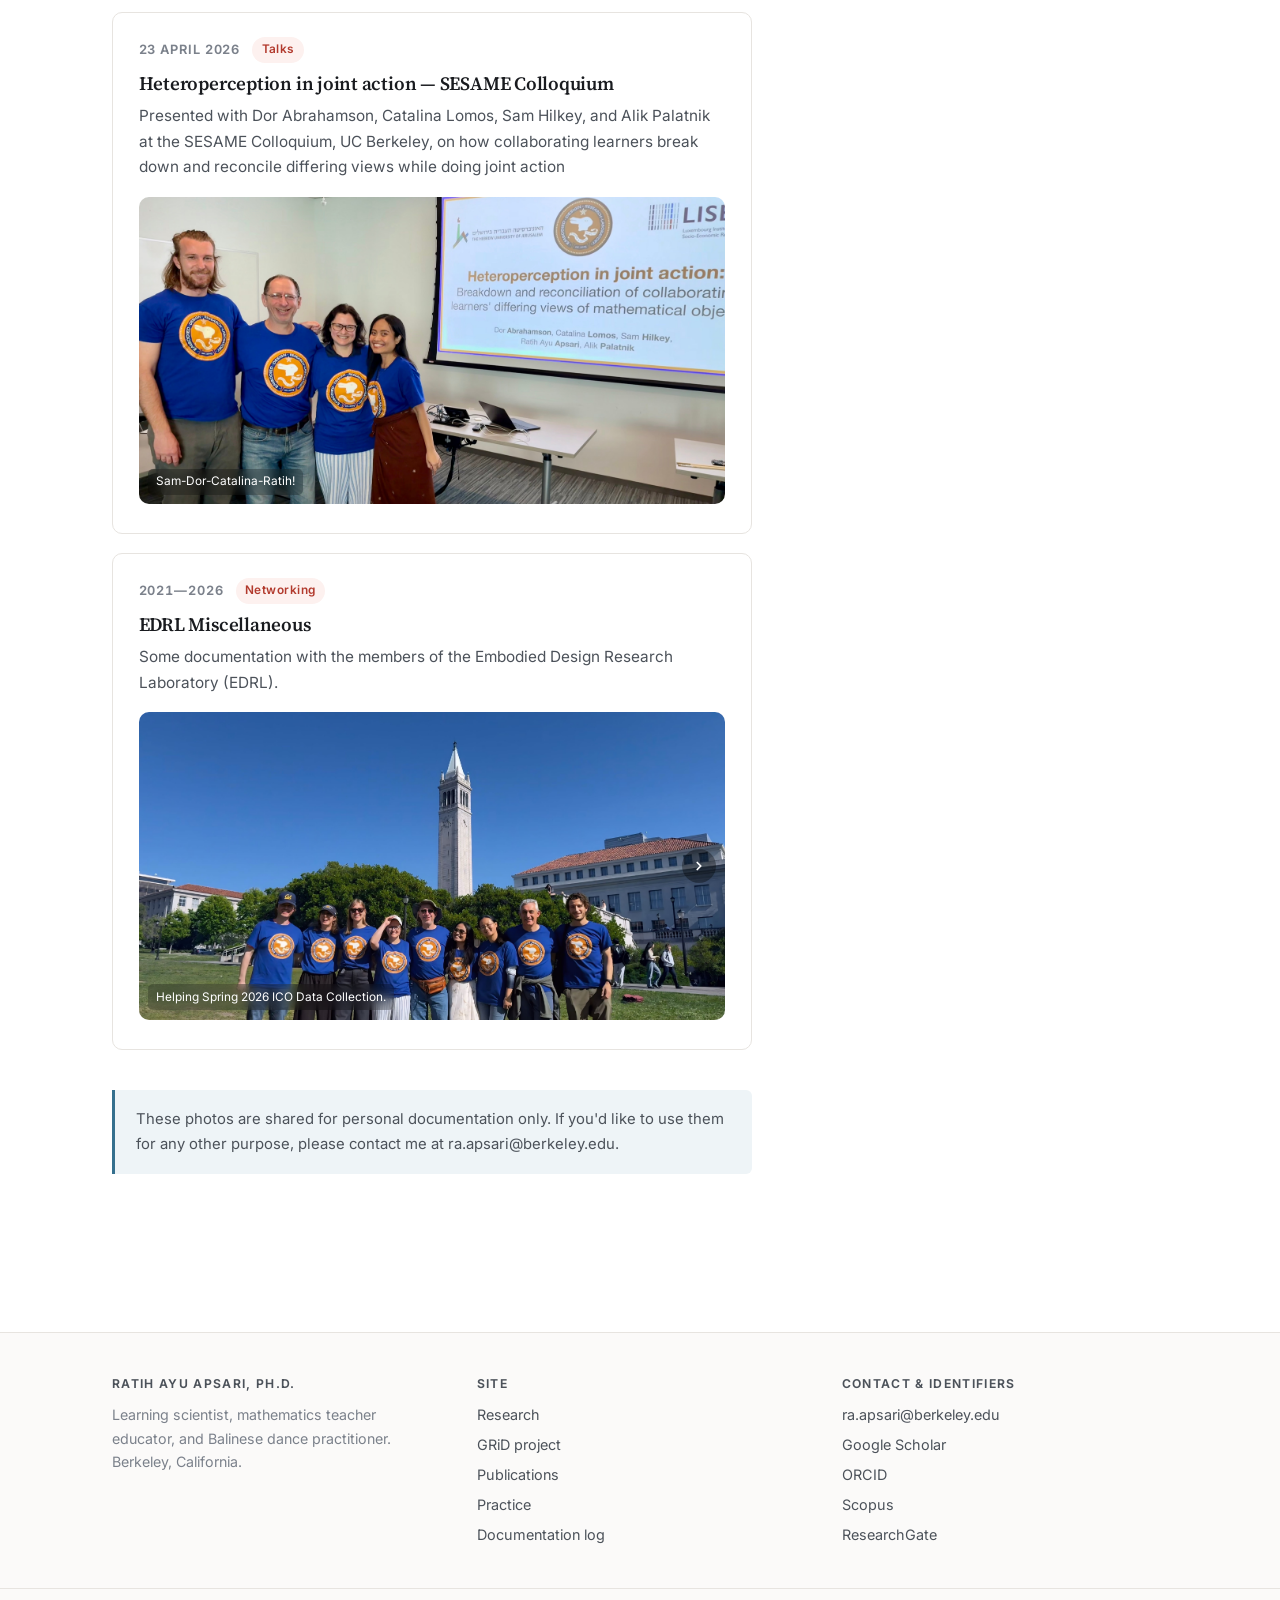
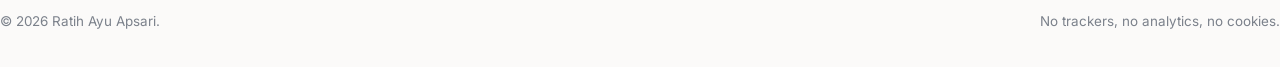
<file: log.html>
<!DOCTYPE html>
<html lang="en">
<head>
<meta charset="utf-8">
<meta name="viewport" content="width=device-width, initial-scale=1">
<title>Documentation Log — Ratih Ayu Apsari</title>
<meta name="description" content="A dated working record of talks, workshops, fieldwork, writing, and performance — kept on my own site rather than on a social platform.">
<link rel="preconnect" href="https://fonts.googleapis.com">
<link rel="preconnect" href="https://fonts.gstatic.com" crossorigin>
<link href="https://fonts.googleapis.com/css2?family=Inter:wght@400;500;600;700&family=Source+Serif+4:ital,opsz,wght@0,8..60,400;0,8..60,600;0,8..60,700;1,8..60,400&display=swap" rel="stylesheet">
<link rel="stylesheet" href="assets/css/style.css">
<link rel="icon" href="assets/img/favicon.svg" type="image/svg+xml">
</head>
<body>
<a class="skip-link" href="#main">Skip to content</a>

<header class="site-header">
  <div class="wrap site-header__inner">
    <a class="brand" href="index.html">
      <span class="brand__mark" aria-hidden="true"></span>
      <span class="brand__name">Ratih Ayu Apsari</span>
    </a>
    <button class="nav-toggle" aria-expanded="false" aria-controls="primary-nav">Menu</button>
    <nav class="nav" id="primary-nav" aria-label="Primary">
      <a href="index.html">Home</a>
      <a href="research.html">Research</a>
      <a href="publications.html">Publications</a>
      <a href="practice.html">Practice</a>
      <a href="log.html">Documentation Log</a>
    </nav>
  </div>
</header>

<div class="page-head">
  <div class="wrap">
    <p class="eyebrow">Working record</p>
    <h1>Documentation log</h1>
    <p class="lede">A dated record of talks, workshops, fieldwork, writing, and performance.</p>
  </div>
</div>

<main id="main">
<section class="section">
  <div class="wrap">
    <div class="log-layout">
      <div class="log-layout__main">
    
    <div class="prose" style="margin-bottom:2.6rem">
      <p>Newest first. Each entry is my personal notes on my experiences.</p>
    </div>

    <div class="filters" data-filter-target="#loglist" role="group" aria-label="Filter log entries">
      <button class="filter-btn is-active" data-filter="all">All</button>
      <button class="filter-btn" data-filter="Talks">Talks</button>
      <button class="filter-btn" data-filter="Networking">Networking</button>
        <button class="filter-btn" data-filter="Conferences">Conferences</button>
      <button class="filter-btn" data-filter="Outreach">Outreach</button>
      <button class="filter-btn" data-filter="Performance">Performances</button>
    </div>

    <div id="loglist">

      <!-- ============ TEMPLATE: copy this block for each new entry ============ -->
      <!--
      <article class="entry" data-cat="talk">
        <div class="entry__head">
          <span class="entry__date">15 August 2026</span>
          <span class="tag tag--accent">Talk</span>
        </div>
        <h3>Title of the thing</h3>
        <div class="entry__body">
          <p>Two or three sentences. What it was, where, who was there, what you took from it.</p>
          <figure class="entry__media">
            <img src="assets/img/log/2026-08-15-photo.jpg" alt="Describe the photograph">
            <figcaption>Caption.</figcaption>
          </figure>
        </div>
      </article>
      -->
      <article class="entry" data-cat="Talks">
        <div class="entry__head">
          <span class="entry__date">28 August 2026</span>
          <span class="tag tag--accent">Talks</span>
        </div>
        <h3>Tracing tacit perceptual lines — Colorado State University</h3>
        <div class="entry__body">
          <p>I was invited to give a talk at the Mathematics Education Seminar in the Department of Mathematics at Colorado State University.
            Thank you, Professor Hortensia Soto, for connecting me with the CSU team, and Professors Jess Hagman and Joseph Antonides
            for arranging the talk.</p>
          <div class="entry__gallery">
            <figure>
               <img src="assets/img/log/Apsari.CSU.Sign.png" alt="Colorado State University">
                <figcaption>CSU was a nice green campus with a lot of interesting cafes and restaurants nearby :)</figcaption>
            </figure>
            <figure>
                <img src="assets/img/log/Apsari.CSU.HortensiaTeam.png" alt="Posing with CSU Professor and Her Students">
                <figcaption>Together with Tensia and her PhD advisees after the talk.</figcaption>
            </figure>
          </div>
        </div>
      </article>

          <article class="entry" data-cat="Conferences">
        <div class="entry__head">
          <span class="entry__date">July 26 – August 1, 2026</span>
          <span class="tag tag--accent">Conferences</span>
        </div>
        <h3>PME-49, Helnsiki, Finland</h3>
        <div class="entry__body">
          <p>I presented my Research Report at PME 49 in Helsinki, joined their Early Career Researchers' Day,
            and met so many interesting people. PME 50 will be in Tokyo, Japan, next year!</p>
          <div class="entry__gallery">
            <figure>
               <img src="assets/img/log/Ratih-Dor PME49.png" alt="In front of presentation slide">
                <figcaption>Dor and I after my presentation.</figcaption>
            </figure>
            <figure>
                <img src="assets/img/log/Ratih ET.png" alt="Working with math problems">
                <figcaption>I volunteered for a public problem-solving session in one of the working group sessions.</figcaption>
            </figure>
            <figure>
                <img src="assets/img/log/Dafna PME49.png" alt="A presenter and her slide">
                <figcaption>Dafna Efron was citing my work in her presentation, and I was there to witness it:)</figcaption>
            </figure>
          </div>
        </div>
      </article>

      <article class="entry" data-cat="Talks">
        <div class="entry__head">
          <span class="entry__date">23 April 2026</span>
          <span class="tag tag--accent">Talks</span>
        </div>
        <h3>Heteroperception in joint action — SESAME Colloquium</h3>
        <div class="entry__body">
          <p>Presented with Dor Abrahamson, Catalina Lomos, Sam Hilkey, and Alik Palatnik at the
          SESAME Colloquium, UC Berkeley, on how collaborating learners break down and reconcile
          differing views while doing joint action</p>
         <div class="entry__gallery">
            <figure>
               <img src="assets/img/log/Apsari.SESAME Colloquium.png" alt="Speakers">
                <figcaption>Sam-Dor-Catalina-Ratih!</figcaption>
            </figure>
        </div>
          </div>
      </article>

       <article class="entry" data-cat="Networking">
        <div class="entry__head">
          <span class="entry__date">2021—2026</span>
          <span class="tag tag--accent">Networking</span>
        </div>
        <h3>EDRL Miscellaneous</h3>
        <div class="entry__body">
          <p>Some documentation with the members of the Embodied Design Research Laboratory (EDRL).</p>
         <div class="entry__gallery">
            <figure>
               <img src="assets/img/log/EDRL Data Collection.png" alt="EDRL with Sather Tower Background">
                <figcaption>Helping Spring 2026 ICO Data Collection.</figcaption>
            </figure>
           <figure>
               <img src="assets/img/log/EDRL 20th Birthday.png" alt="EDRL members in 2025">
                <figcaption>In 2025, EDRL celebrated its 20th birthday!</figcaption>
            </figure>
           <figure>
               <img src="assets/img/log/EDRL Ritmo.png" alt="EDRL members in 2022">
                <figcaption>EDRL team went to Oslo in 2022 for the RITMO Workshop.</figcaption>
            </figure>
            <figure>
               <img src="assets/img/log/EDRL St Louis.png" alt="EDRL members in 2022">
                <figcaption>EDRL team went to St. Louis in 2022 for HCI Workshop.</figcaption>
            </figure>
        </div>
          </div>
      </article>

      <!--
      <article class="entry" data-cat="performance">
        <div class="entry__head">
          <span class="entry__date">June 2026</span>
          <span class="tag">Performance</span>
        </div>
        <h3>Yerba Buena Gardens Festival</h3>
        <div class="entry__body">
          <p>Performed <em>Makepung</em>, <em>Kebyar Santi</em>, and <em>Joged Jegog</em> with
          Gamelan Sekar Jaya at the Yerba Buena Gardens Festival in San Francisco. Outdoor stage,
          large and mostly unfamiliar audience &mdash; a useful reminder of how much of the
          spatial work in these dances is done in relation to a stage geometry that changes at every
          venue.</p>
        </div>
      </article>

      <article class="entry" data-cat="talk">
        <div class="entry__head">
          <span class="entry__date">28 April 2026</span>
          <span class="tag tag--accent">Invited lecture</span>
        </div>
        <h3>From dance movement to geometric reasoning</h3>
        <div class="entry__body">
          <p>Invited lecture at the Department of Mathematics Education, Universitas Pattimura,
          Maluku: <em>Multimodal analysis to trace learning pathways in embodied mathematics
          design</em>. Focused on the analytic side rather than the design side &mdash; what it
          actually takes to trace a learning pathway across video, gesture, and gaze data.</p>
        </div>
      </article>

      
      <article class="entry" data-cat="teaching">
        <div class="entry__head">
          <span class="entry__date">17 April 2026</span>
          <span class="tag tag--plain">Outreach</span>
        </div>
        <h3>Intersession at Cathedral School for Boys</h3>
        <div class="entry__body">
          <p>Ran a session on designing the GRiD learning intervention for students at Cathedral
          School for Boys, San Francisco, as part of &ldquo;SF&rsquo;s influence on American
          consciousness &mdash; Intersession 2026&rdquo;. Talking about research design with
          school-age students clarifies which parts of the argument are load-bearing.</p>
        </div>
      </article>

      <article class="entry" data-cat="talk">
        <div class="entry__head">
          <span class="entry__date">March 2026</span>
          <span class="tag tag--accent">Conference</span>
        </div>
        <h3>Flooring dance — EARLI SIGs 10, 17, 21 &amp; 25, Augsburg</h3>
        <div class="entry__body">
          <p>Single paper at the joint EARLI SIG meeting, University of Augsburg:
          <em>From perception to inscription in a culturally situated embodied geometry design</em>.
          The move from perception to inscription is the hinge of the whole dissertation, and this
          was the first time I presented it as such to a European audience.</p>
        </div>
      </article>

      <article class="entry" data-cat="writing">
        <div class="entry__head">
          <span class="entry__date">2026</span>
          <span class="tag tag--plain">Publication</span>
        </div>
        <h3>Two articles out</h3>
        <div class="entry__body">
          <p><em>The emergence of sign&ndash;tool hybridity in situated geometry practice</em>
          appeared in <em>Educational Studies in Mathematics</em>, and <em>Dancing geometry</em> in
          the <em>International Journal of Mathematical Education in Science and Technology</em>.
          Between them they cover the two halves of the argument: what the tool becomes, and how the
          line arrives.</p>
          <p><a href="publications.html">Full publication list &rarr;</a></p>
        </div>
      </article>

      <article class="entry" data-cat="writing">
        <div class="entry__head">
          <span class="entry__date">May 2026</span>
          <span class="tag tag--plain">Milestone</span>
        </div>
        <h3>Dissertation filed</h3>
        <div class="entry__body">
          <p><em>Grounding geometry in culturally authentic movement practices: From attentional
          anchors to auxiliary lines in Balinese Dance</em> &mdash; Ph.D. in Education, Learning
          Science and Human Development, University of California, Berkeley, supervised by Professor
          Dor Abrahamson.</p>
        </div>
      </article>

      <article class="entry" data-cat="workshop">
        <div class="entry__head">
          <span class="entry__date">July 2025</span>
          <span class="tag">Workshop</span>
        </div>
        <h3>Bridges Family Day &amp; the Copernicus Science Center</h3>
        <div class="entry__body">
          <p>Facilitated &ldquo;Dancing geometry&rdquo; at the Bridges Mathematics and Art Family Day
          in Eindhoven, then ran a workshop for educators and researchers at the Tinkatorium Station
          of the Copernicus Science Center in Warsaw. Two very different rooms; the same activity
          held in both, which is a reasonable first test of whether a culturally situated design can
          travel without being emptied out.</p>
        </div>
      </article>
      -->
    </div><!-- /#loglist -->

    <p><button id="log-more" class="link-btn" type="button">See more</button></p>

    <div class="note" style="margin-top:2.5rem">
      <p>These photos are shared for personal documentation only.
        If you'd like to use them for any other purpose, please contact me at ra.apsari@berkeley.edu.</p>
    </div>
    </div><!-- /.log-layout__main -->
  <aside class="log-layout__aside">
    <div class="announce">
      <p class="eyebrow eyebrow--blue">Announcements</p>

      <!-- ======== TEMPLATE: copy for a new announcement (keep at most 3) ========
      <article class="announce__item">
        <span class="tag tag--accent">Upcoming talk</span>
        <img src="assets/img/log/announce-photo.jpg" alt="Describe the photo">
        <h4>Title of the talk / paper / grant</h4>
        <p>One or two sentences — venue, date, or whatever's relevant.</p>
      </article>
      -->
      <article class="announce__item">
        <span class="tag tag--accent">Upcoming conference presentation</span>
        <h4>The Southeast Asia Design Research (SEA-DR) Conference </h4>
        <p>Universitas Negeri Jakarta September 28–29, 2026.</p>
      </article>
      
      <article class="announce__item">
        <span class="tag tag--accent">Upcoming talk</span>
        <h4>Situating Research in Cultural Practice: Why and How it Matters</h4>
        <p>Graduate Program in Education, Ontario Tech University, October 8, 2026.</p>
      </article>

       <article class="announce__item">
        <span class="tag tag--accent">Upcoming talk</span>
        <img src="assets/img/log/BSE Homecoming Poster.png" alt="Speakers of BSE Homecoming 2026">
        <h4>Math Is Radical! Reimagining Mathematics for a More Democratic Future.</h4>
        <p>Berkeley School of Education Homecoming Celebration, October 9, 2026.</p>
      </article>

    </div>
  </aside>

  </div><!-- /.log-layout -->
  </div>
</section>
</main>

<footer class="site-footer">
  <div class="wrap">
    <div class="site-footer__grid">
      <div>
        <h4>Ratih Ayu Apsari, Ph.D.</h4>
        <p class="small">Learning scientist, mathematics teacher educator, and Balinese dance practitioner.<br>
        Berkeley, California.</p>
      </div>
      <div>
        <h4>Site</h4>
        <ul>
          <li><a href="research.html">Research</a></li>
          <li><a href="grid.html">GRiD project</a></li>
          <li><a href="publications.html">Publications</a></li>
          <li><a href="practice.html">Practice</a></li>
          <li><a href="log.html">Documentation log</a></li>
        </ul>
      </div>
      <div>
        <h4>Contact &amp; identifiers</h4>
        <ul>
          <li><a class="js-mail" data-user="ra.apsari" data-domain="berkeley.edu"></a></li>
          <li><a href="https://scholar.google.com/citations?user=8gwnSTsAAAAJ">Google Scholar</a></li>
          <li><a href="https://orcid.org/0000-0001-7539-8461">ORCID</a></li>
          <li><a href="https://www.scopus.com/authid/detail.uri?authorId=57202599698">Scopus</a></li>
          <li><a href="https://www.researchgate.net/profile/Ratih-Ayu-Apsari/research">ResearchGate</a></li>
        </ul>
      </div>
    </div>
  </div>
  <div class="site-footer__base">
      <span>&copy; <span id="year">2026</span> Ratih Ayu Apsari.</span>
      <span>No trackers, no analytics, no cookies.</span>
    </div>
  </div>
</footer>

<script src="assets/js/main.js"></script>
</body>
</html>
</file>
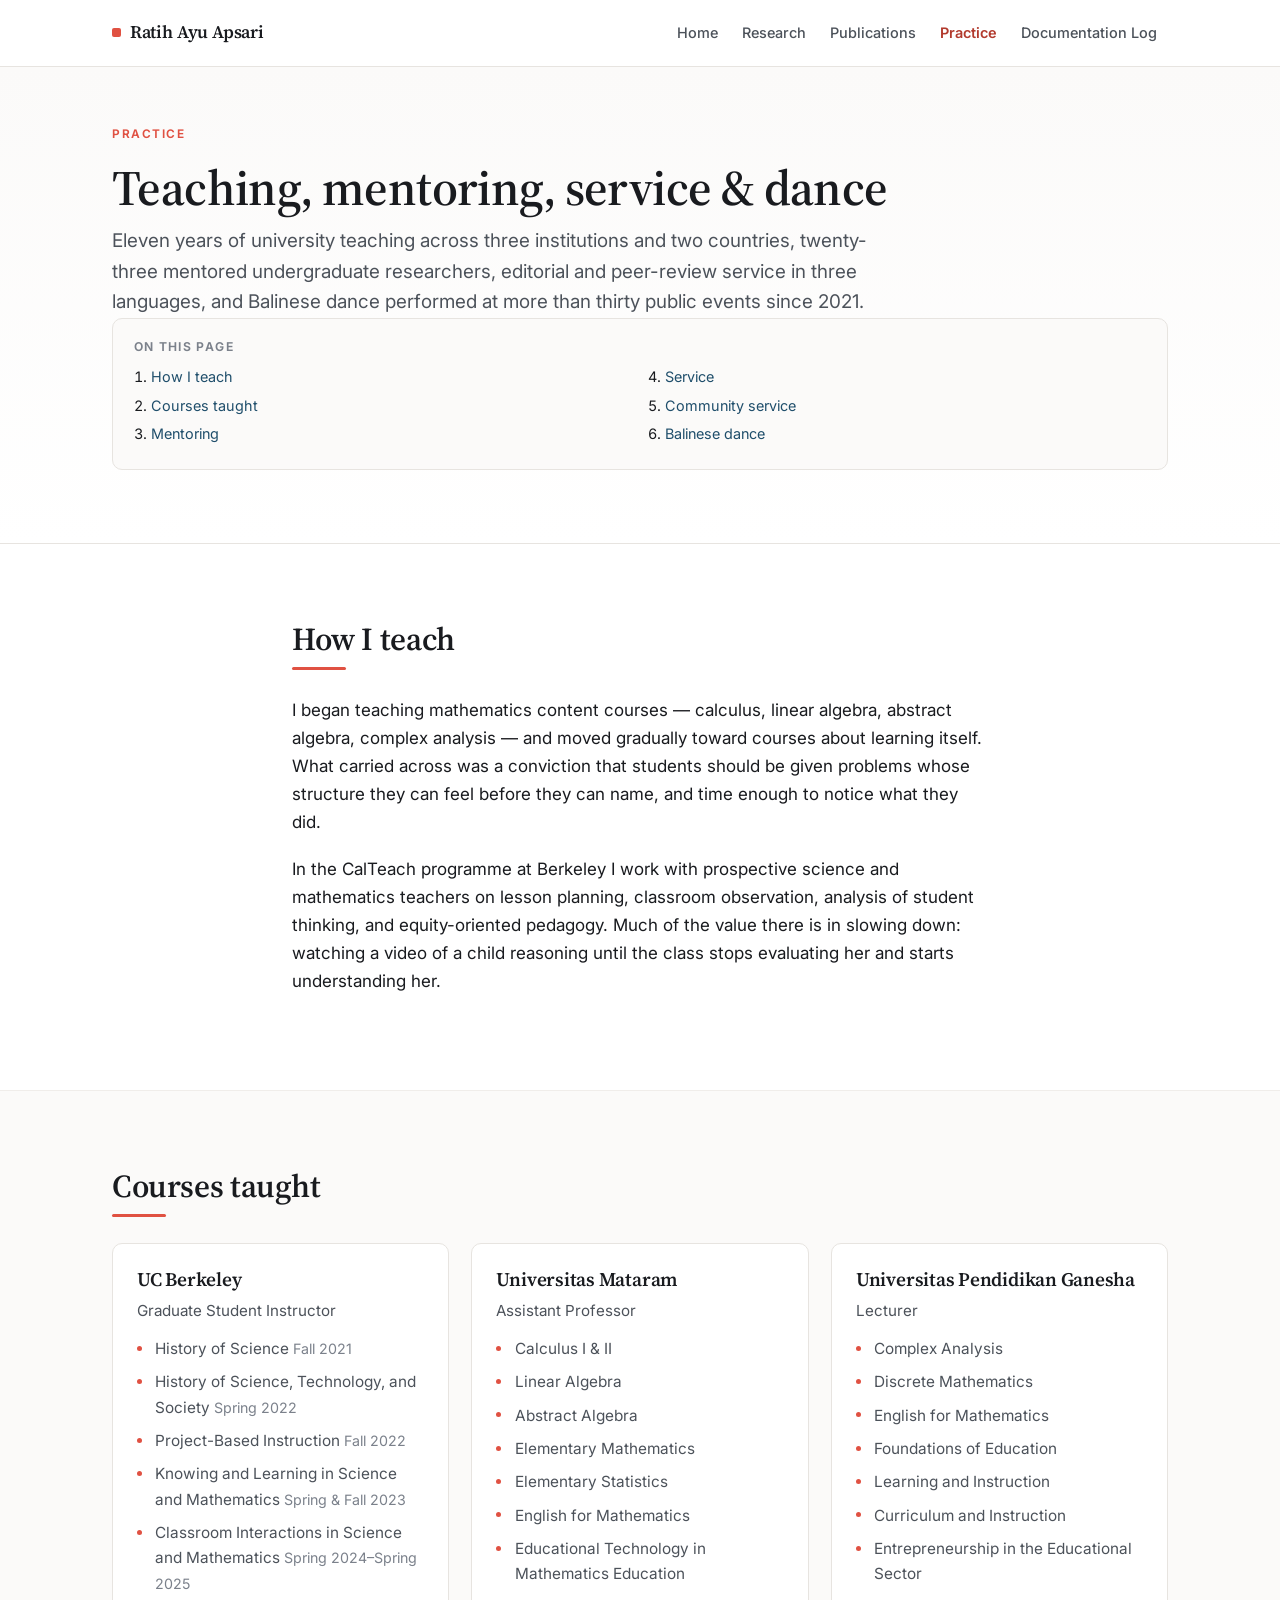
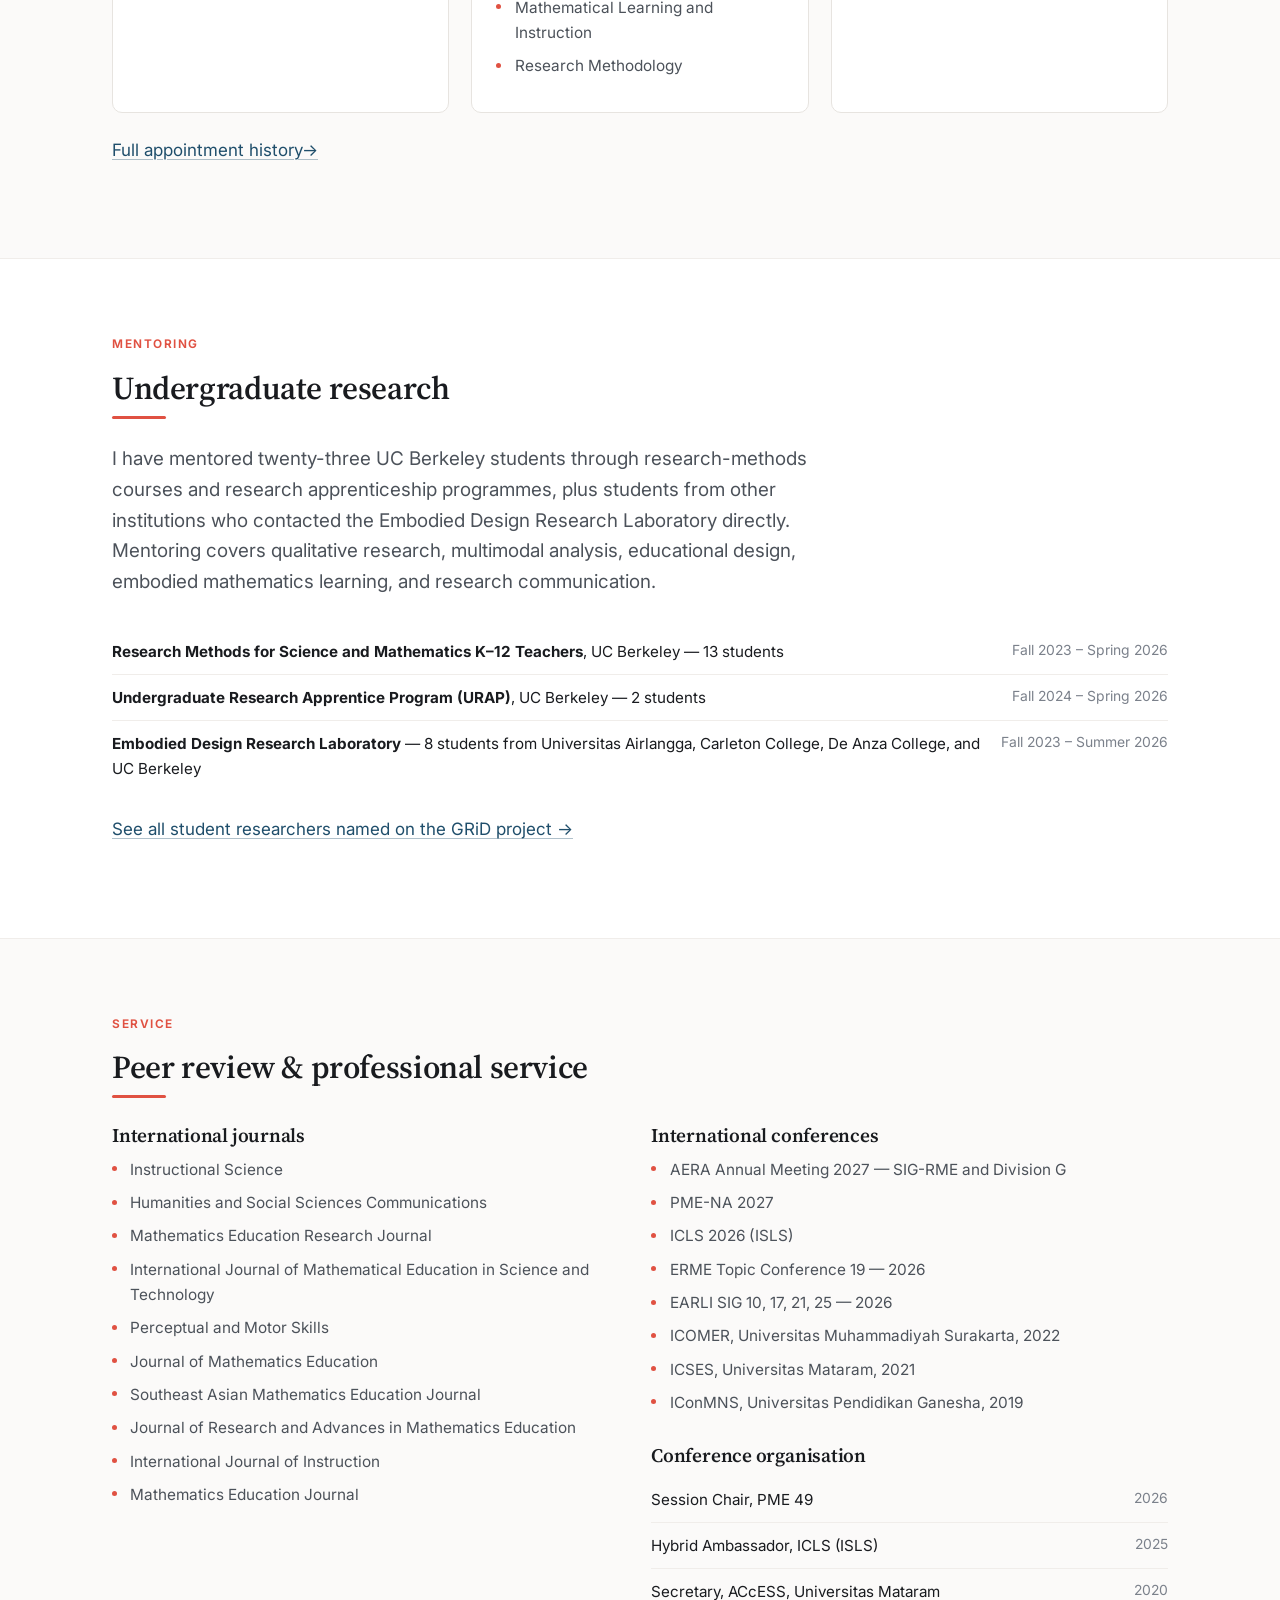
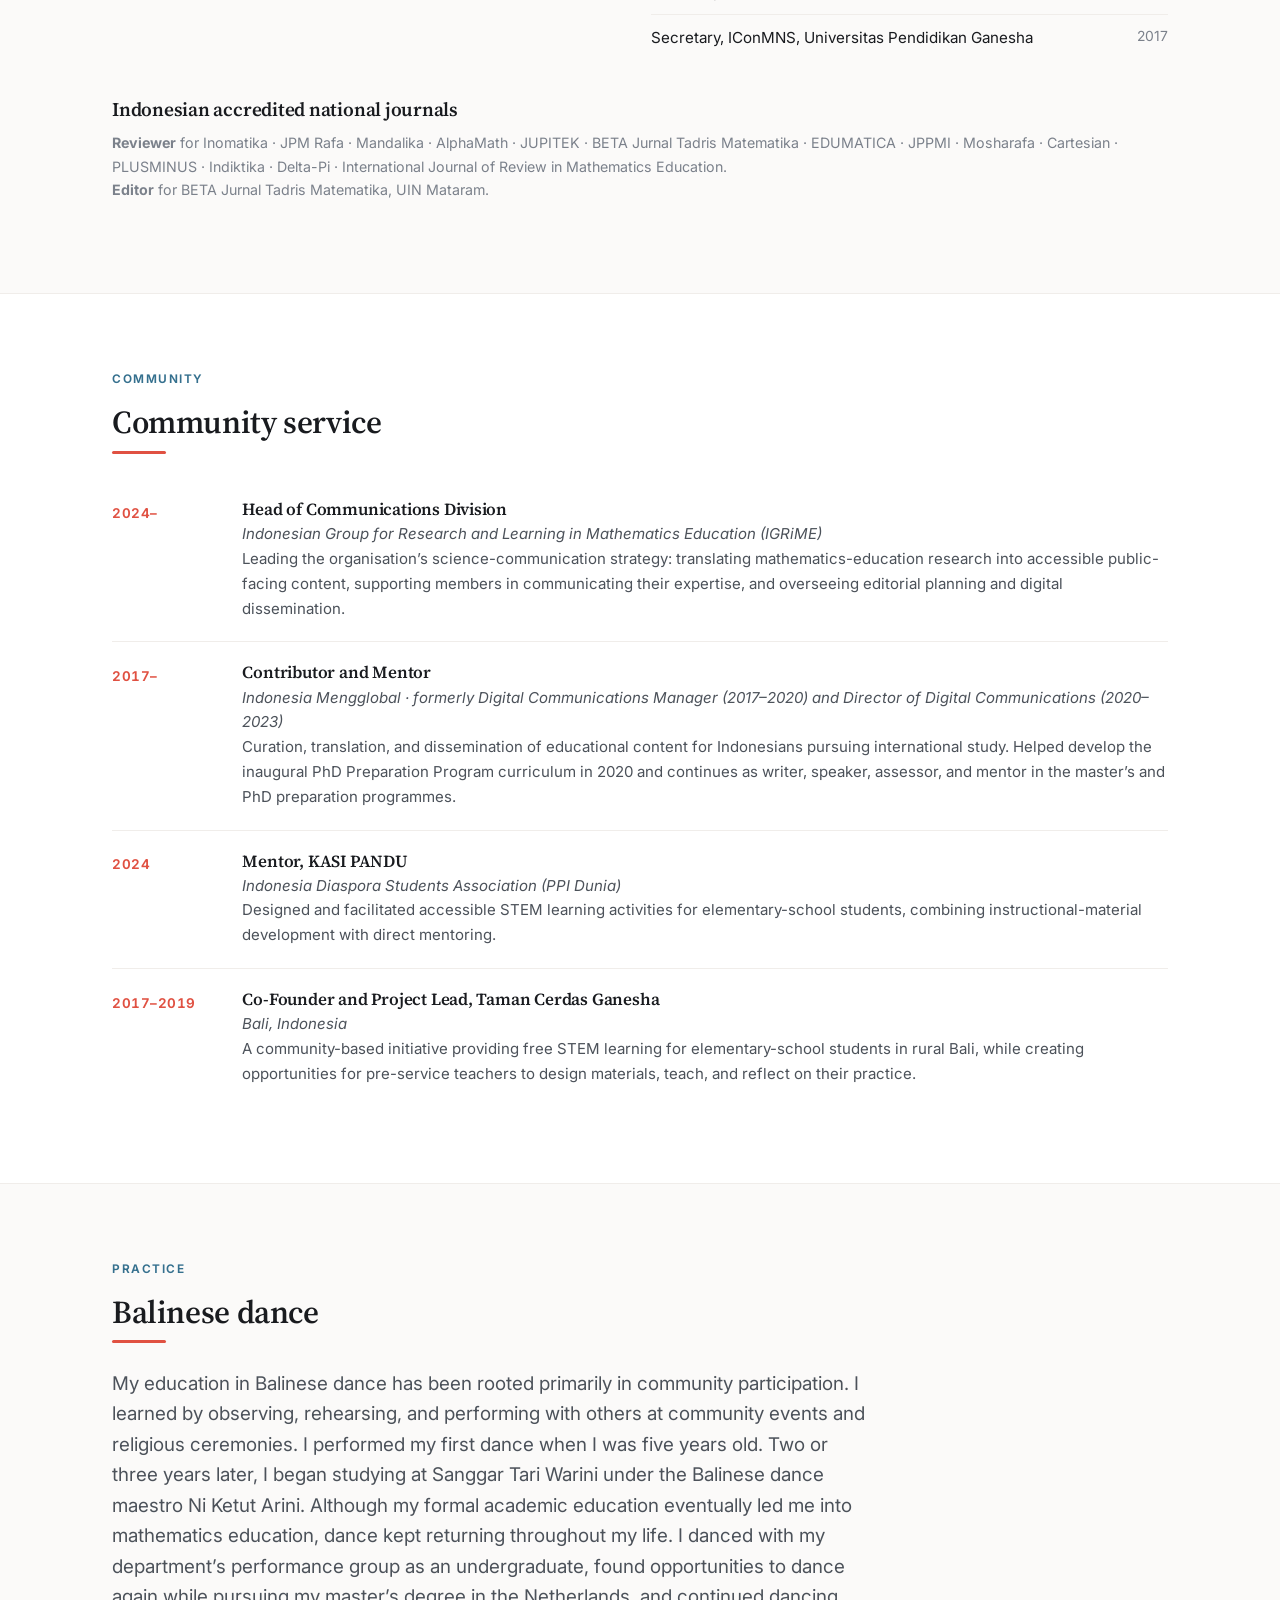
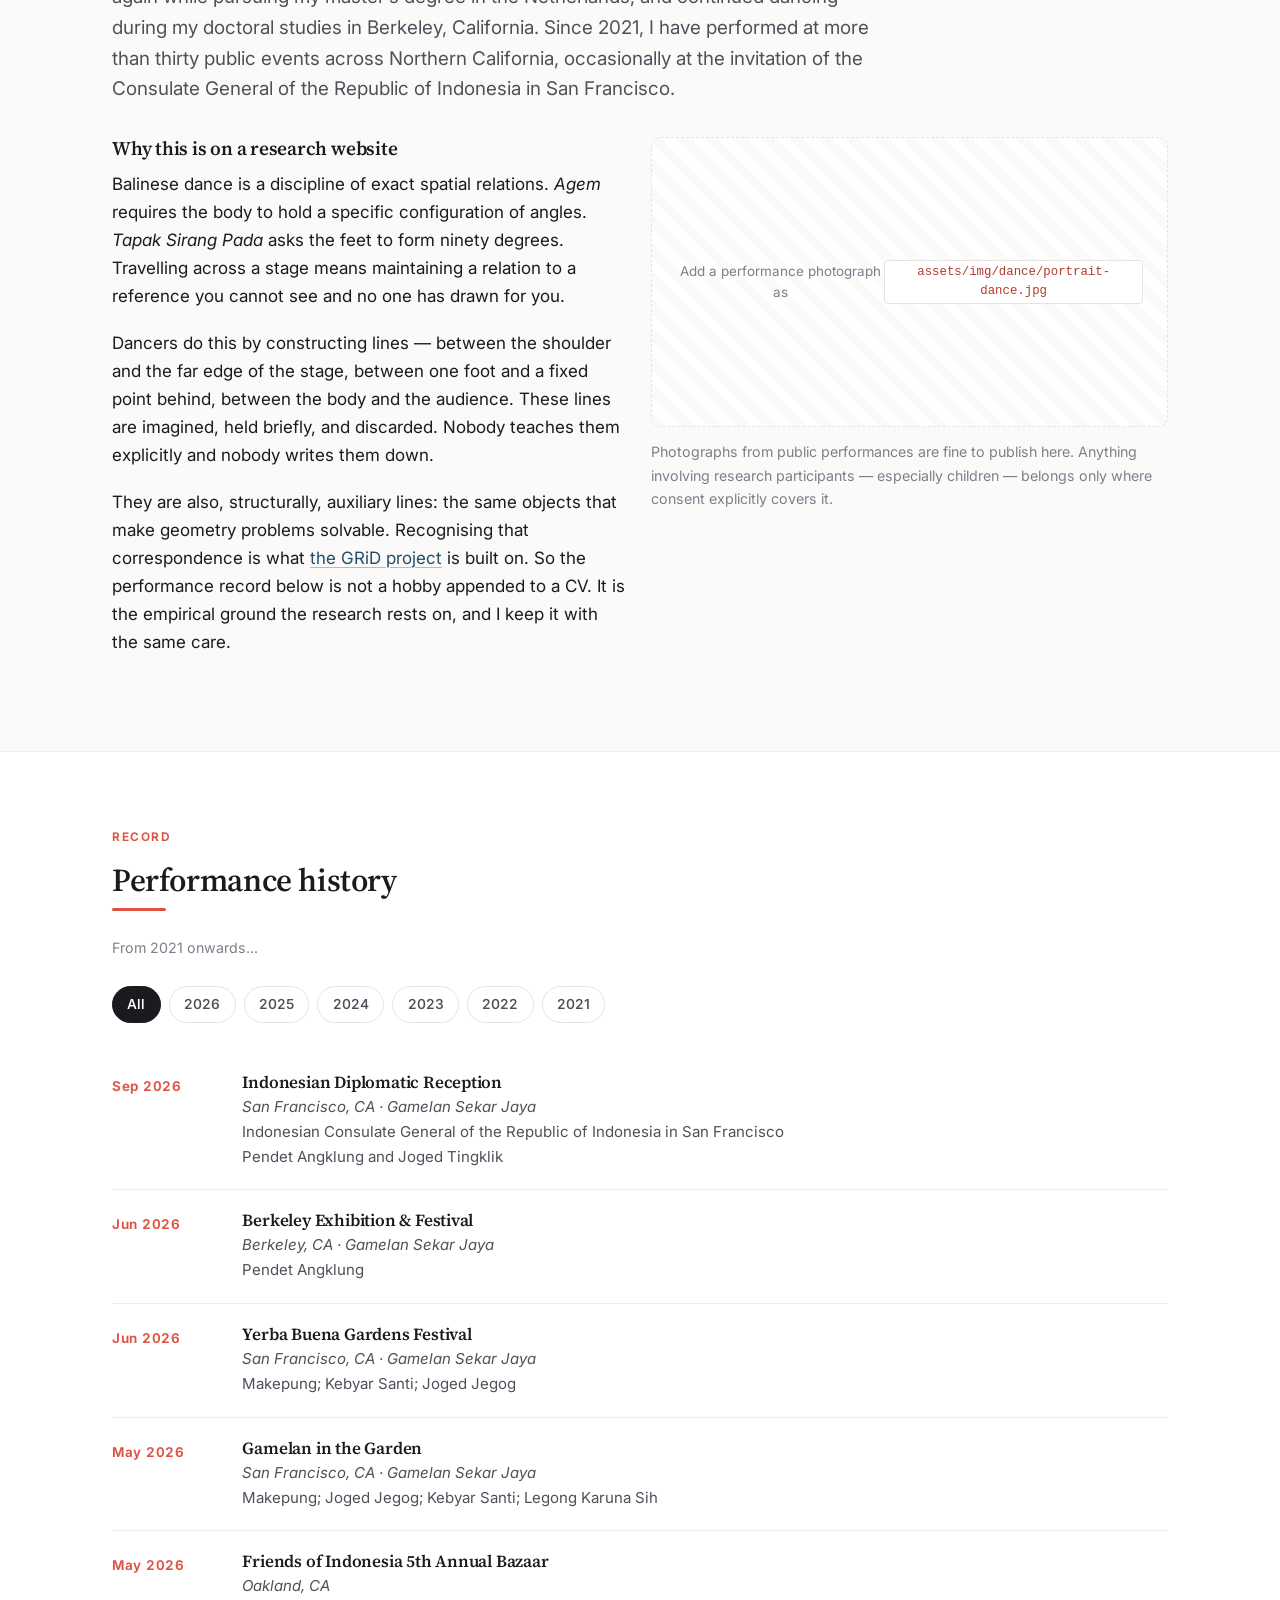
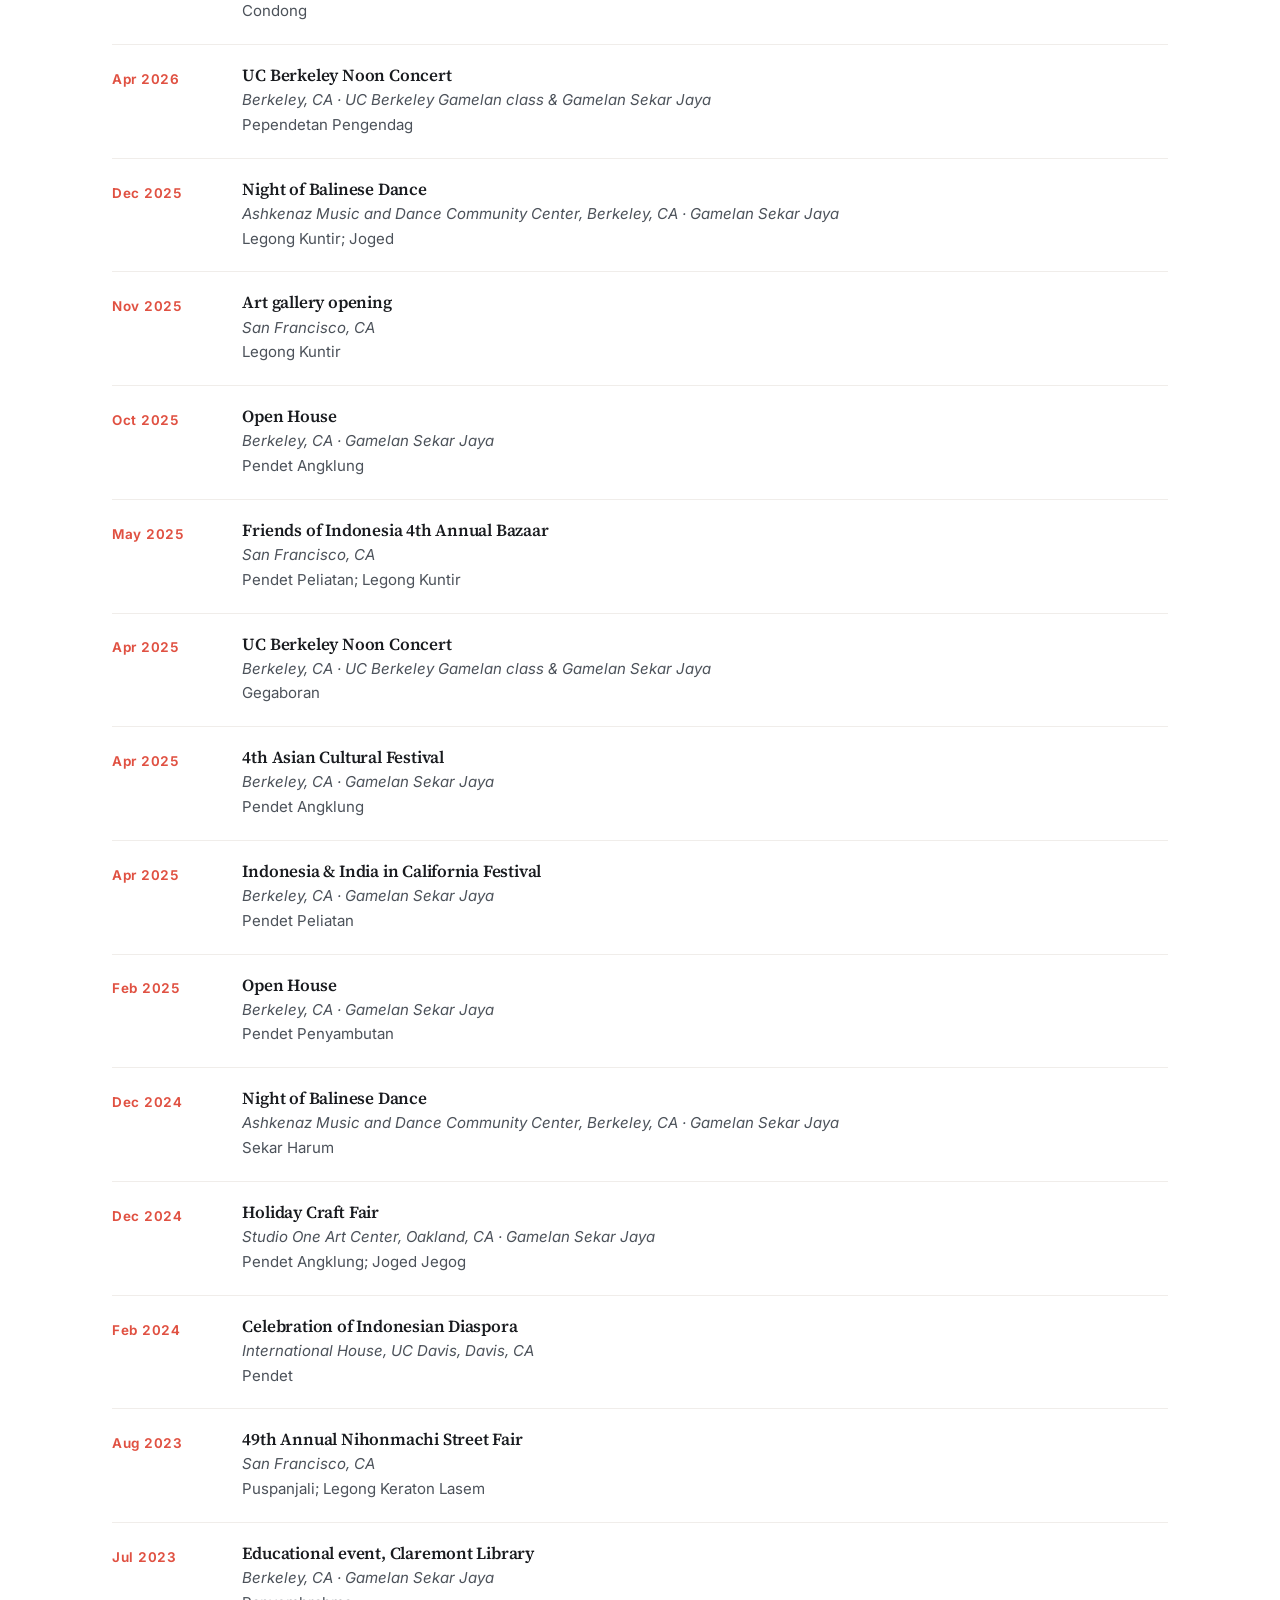
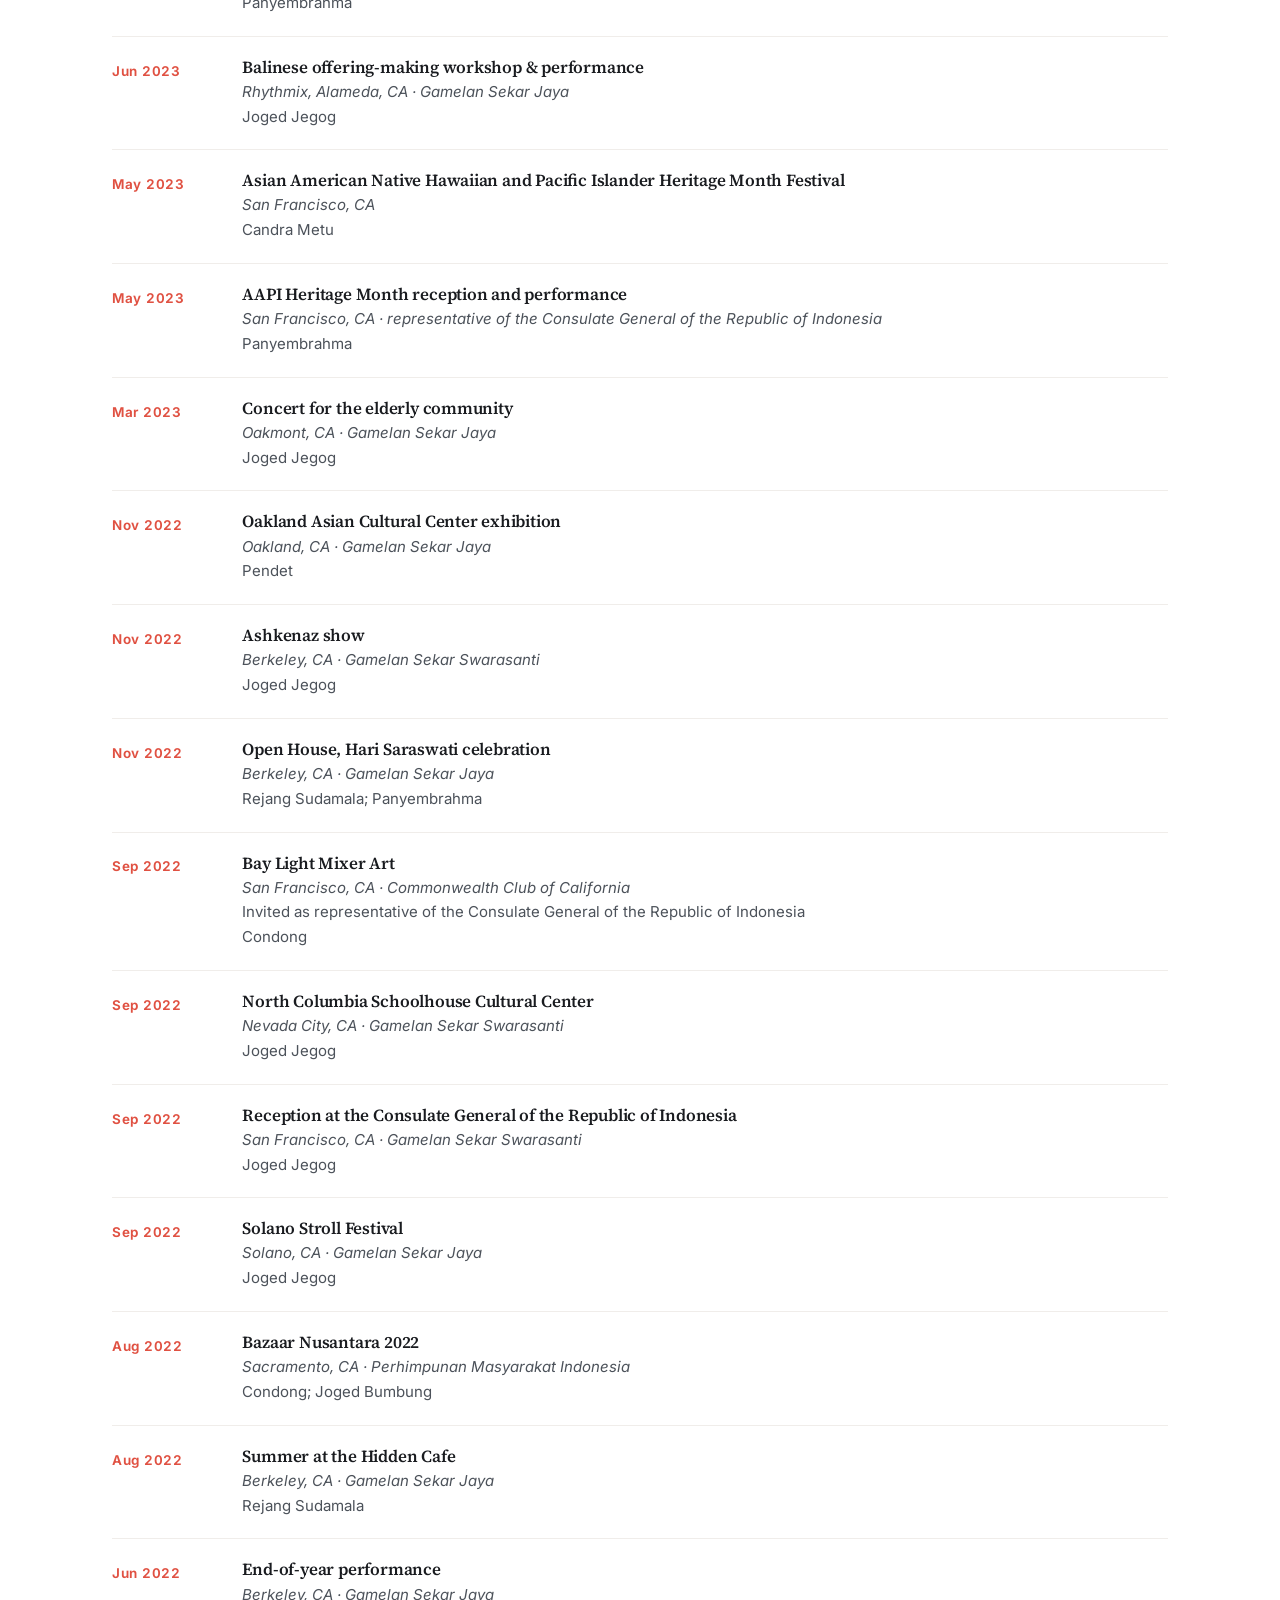
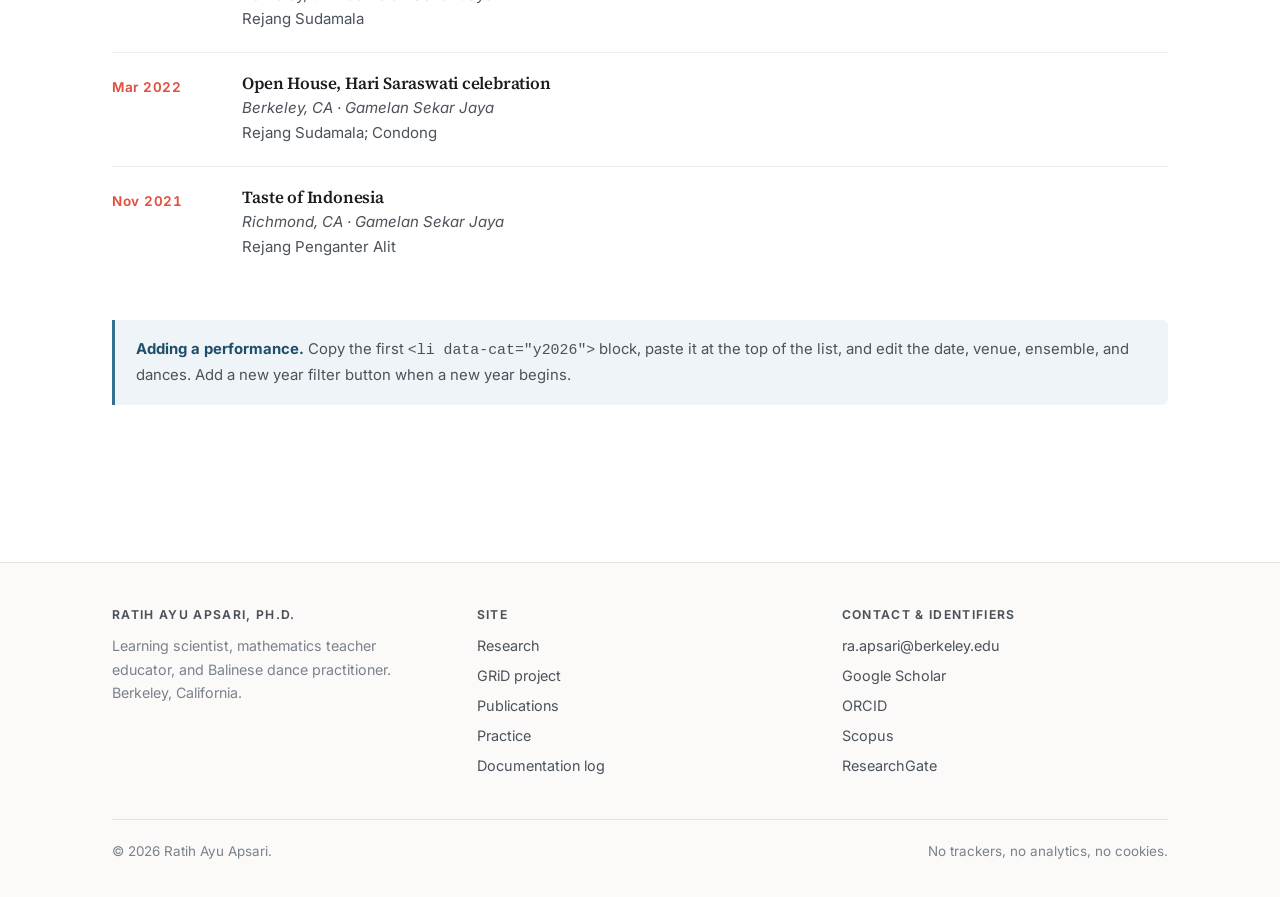
<file: practice.html>
<!DOCTYPE html>
<html lang="en">
<head>
<meta charset="utf-8">
<meta name="viewport" content="width=device-width, initial-scale=1">
<title>Practice — Ratih Ayu Apsari</title>
<meta name="description" content="Teaching, mentoring, professional service, and Balinese dance practice — Ratih Ayu Apsari's record of practice alongside her research.">
<link rel="preconnect" href="https://fonts.googleapis.com">
<link rel="preconnect" href="https://fonts.gstatic.com" crossorigin>
<link href="https://fonts.googleapis.com/css2?family=Inter:wght@400;500;600;700&family=Source+Serif+4:ital,opsz,wght@0,8..60,400;0,8..60,600;0,8..60,700;1,8..60,400&display=swap" rel="stylesheet">
<link rel="stylesheet" href="assets/css/style.css">
<link rel="icon" href="assets/img/favicon.svg" type="image/svg+xml">
</head>
<body>
<a class="skip-link" href="#main">Skip to content</a>

<header class="site-header">
  <div class="wrap site-header__inner">
    <a class="brand" href="index.html">
      <span class="brand__mark" aria-hidden="true"></span>
      <span class="brand__name">Ratih Ayu Apsari</span>
    </a>
    <button class="nav-toggle" aria-expanded="false" aria-controls="primary-nav">Menu</button>
    <nav class="nav" id="primary-nav" aria-label="Primary">
      <a href="index.html">Home</a>
      <a href="research.html">Research</a>
      <a href="publications.html">Publications</a>
      <a href="practice.html">Practice</a>
      <a href="log.html">Documentation Log</a>
    </nav>
  </div>
</header>

<div class="page-head">
  <div class="wrap">
    <p class="eyebrow">Practice</p>
    <h1>Teaching, mentoring, service &amp; dance</h1>
    <p class="lede">Eleven years of university teaching across three institutions and two
    countries, twenty-three mentored undergraduate researchers, editorial and peer-review service
    in three languages, and Balinese dance performed at more than thirty public events since 2021.</p>

    <nav class="toc" aria-label="On this page">
      <p>On this page</p>
      <ol>
        <li><a href="#teaching">How I teach</a></li>
        <li><a href="#courses">Courses taught</a></li>
        <li><a href="#mentoring">Mentoring</a></li>
        <li><a href="#service">Service</a></li>
        <li><a href="#community">Community service</a></li>
        <li><a href="#dance">Balinese dance</a></li>
      </ol>
    </nav>
  </div>
</div>

<main id="main">

  <!-- ===================== HOW I TEACH ===================== -->
  <section class="section" id="teaching">
    <div class="wrap prose">
      <h2 class="section-title">How I teach</h2>
      <p>I began teaching mathematics content courses &mdash; calculus, linear algebra, abstract
      algebra, complex analysis &mdash; and moved gradually toward courses about learning itself.
      What carried across was a conviction that students should be given problems whose structure
      they can feel before they can name, and time enough to notice what they did.</p>
      <p>In the CalTeach programme at Berkeley I work with prospective science and mathematics
      teachers on lesson planning, classroom observation, analysis of student thinking, and
      equity-oriented pedagogy. Much of the value there is in slowing down: watching a video of a
      child reasoning until the class stops evaluating her and starts understanding her.</p>
    </div>
  </section>

  <!-- ===================== COURSES ===================== -->
  <section class="section section--paper" id="courses">
    <div class="wrap">
      <h2 class="section-title">Courses taught</h2>

      <div class="grid grid-3">
        <div class="card">
          <h3>UC Berkeley</h3>
          <p class="small muted" style="margin-bottom:.8rem">Graduate Student Instructor</p>
          <ul class="tick">
            <li>History of Science <span class="muted small">Fall 2021</span></li>
            <li>History of Science, Technology, and Society <span class="muted small">Spring 2022</span></li>
            <li>Project-Based Instruction <span class="muted small">Fall 2022</span></li>
            <li>Knowing and Learning in Science and Mathematics <span class="muted small">Spring &amp; Fall 2023</span></li>
            <li>Classroom Interactions in Science and Mathematics <span class="muted small">Spring 2024&ndash;Spring 2025</span></li>
          </ul>
        </div>

        <div class="card">
          <h3>Universitas Mataram</h3>
          <p class="small muted" style="margin-bottom:.8rem">Assistant Professor</p>
          <ul class="tick">
            <li>Calculus I &amp; II</li>
            <li>Linear Algebra</li>
            <li>Abstract Algebra</li>
            <li>Elementary Mathematics</li>
            <li>Elementary Statistics</li>
            <li>English for Mathematics</li>
            <li>Educational Technology in Mathematics Education</li>
            <li>Mathematical Learning and Instruction</li>
            <li>Research Methodology</li>
          </ul>
        </div>

        <div class="card">
          <h3>Universitas Pendidikan Ganesha</h3>
          <p class="small muted" style="margin-bottom:.8rem">Lecturer</p>
          <ul class="tick">
            <li>Complex Analysis</li>
            <li>Discrete Mathematics</li>
            <li>English for Mathematics</li>
            <li>Foundations of Education</li>
            <li>Learning and Instruction</li>
            <li>Curriculum and Instruction</li>
            <li>Entrepreneurship in the Educational Sector</li>
          </ul>
        </div>
      </div>
      <p style="margin-top:1.4rem"><a href="index.html#cv">Full appointment history&rarr;</a></p>
    </div>
  </section>

  <!-- ===================== MENTORING ===================== -->
  <section class="section" id="mentoring">
    <div class="wrap">
      <p class="eyebrow">Mentoring</p>
      <h2 class="section-title">Undergraduate research</h2>
      <p class="lede prose">I have mentored twenty-three UC Berkeley students through research-methods
      courses and research apprenticeship programmes, plus students from other institutions who
      contacted the Embodied Design Research Laboratory directly. Mentoring covers qualitative
      research, multimodal analysis, educational design, embodied mathematics learning, and research
      communication.</p>

      <ul class="rows" style="margin-top:2rem">
        <li><span><strong>Research Methods for Science and Mathematics K&ndash;12 Teachers</strong>, UC Berkeley &mdash; 13 students</span><span class="rows__meta">Fall 2023 &ndash; Spring 2026</span></li>
        <li><span><strong>Undergraduate Research Apprentice Program (URAP)</strong>, UC Berkeley &mdash; 2 students</span><span class="rows__meta">Fall 2024 &ndash; Spring 2026</span></li>
        <li><span><strong>Embodied Design Research Laboratory</strong> &mdash; 8 students from Universitas Airlangga, Carleton College, De Anza College, and UC Berkeley</span><span class="rows__meta">Fall 2023 &ndash; Summer 2026</span></li>
      </ul>

      <p style="margin-top:1.5rem"><a href="grid.html#team">See all student researchers named on the
      GRiD project &rarr;</a></p>
    </div>
  </section>

  <!-- ===================== SERVICE ===================== -->
  <section class="section section--paper" id="service">
    <div class="wrap">
      <p class="eyebrow">Service</p>
      <h2 class="section-title">Peer review &amp; professional service</h2>

      <div class="grid grid-2">
        <div>
          <h3>International journals</h3>
          <ul class="tick">
            <li>Instructional Science</li>
            <li>Humanities and Social Sciences Communications</li>
            <li>Mathematics Education Research Journal</li>
            <li>International Journal of Mathematical Education in Science and Technology</li>
            <li>Perceptual and Motor Skills</li>
            <li>Journal of Mathematics Education</li>
            <li>Southeast Asian Mathematics Education Journal</li>
            <li>Journal of Research and Advances in Mathematics Education</li>
            <li>International Journal of Instruction</li>
            <li>Mathematics Education Journal</li>
          </ul>
        </div>

        <div>
          <h3>International conferences</h3>
          <ul class="tick">
            <li>AERA Annual Meeting 2027 &mdash; SIG-RME and Division G</li>
            <li>PME-NA 2027</li>
            <li>ICLS 2026 (ISLS)</li>
            <li>ERME Topic Conference 19 &mdash; 2026</li>
            <li>EARLI SIG 10, 17, 21, 25 &mdash; 2026</li>
            <li>ICOMER, Universitas Muhammadiyah Surakarta, 2022</li>
            <li>ICSES, Universitas Mataram, 2021</li>
            <li>IConMNS, Universitas Pendidikan Ganesha, 2019</li>
          </ul>

          <h3 style="margin-top:1.8rem">Conference organisation</h3>
          <ul class="rows">
            <li><span>Session Chair, PME 49</span><span class="rows__meta">2026</span></li>
            <li><span>Hybrid Ambassador, ICLS (ISLS)</span><span class="rows__meta">2025</span></li>
            <li><span>Secretary, ACcESS, Universitas Mataram</span><span class="rows__meta">2020</span></li>
            <li><span>Secretary, IConMNS, Universitas Pendidikan Ganesha</span><span class="rows__meta">2017</span></li>
          </ul>
        </div>
      </div>

      <h3 style="margin-top:2.4rem">Indonesian accredited national journals</h3>
      <p class="small muted"><strong>Reviewer</strong> for Inomatika &middot; JPM Rafa &middot; Mandalika &middot;
      AlphaMath &middot; JUPITEK &middot; BETA Jurnal Tadris Matematika &middot; EDUMATICA &middot;
      JPPMI &middot; Mosharafa &middot; Cartesian &middot; PLUSMINUS &middot; Indiktika &middot;
      Delta-Pi &middot; International Journal of Review in Mathematics Education.
      <br><strong>Editor</strong> for BETA Jurnal Tadris Matematika, UIN Mataram.</p>
    </div>
  </section>

  <!-- ===================== COMMUNITY ===================== -->
  <section class="section" id="community">
    <div class="wrap">
      <p class="eyebrow eyebrow--blue">Community</p>
      <h2 class="section-title">Community service</h2>

      <ul class="timeline">
        <li>
          <div class="timeline__when">2024&ndash;</div>
          <div class="timeline__what">
            <h3>Head of Communications Division</h3>
            <p class="timeline__where">Indonesian Group for Research and Learning in Mathematics Education (IGRiME)</p>
            <p>Leading the organisation&rsquo;s science-communication strategy: translating
            mathematics-education research into accessible public-facing content, supporting members
            in communicating their expertise, and overseeing editorial planning and digital
            dissemination.</p>
          </div>
        </li>
        <li>
          <div class="timeline__when">2017&ndash;</div>
          <div class="timeline__what">
            <h3>Contributor and Mentor</h3>
            <p class="timeline__where">Indonesia Mengglobal &middot; formerly Digital Communications Manager (2017&ndash;2020) and Director of Digital Communications (2020&ndash;2023)</p>
            <p>Curation, translation, and dissemination of educational content for Indonesians
            pursuing international study. Helped develop the inaugural PhD Preparation Program
            curriculum in 2020 and continues as writer, speaker, assessor, and mentor in the
            master&rsquo;s and PhD preparation programmes.</p>
          </div>
        </li>
        <li>
          <div class="timeline__when">2024</div>
          <div class="timeline__what">
            <h3>Mentor, KASI PANDU</h3>
            <p class="timeline__where">Indonesia Diaspora Students Association (PPI Dunia)</p>
            <p>Designed and facilitated accessible STEM learning activities for elementary-school
            students, combining instructional-material development with direct mentoring.</p>
          </div>
        </li>
        <li>
          <div class="timeline__when">2017&ndash;2019</div>
          <div class="timeline__what">
            <h3>Co-Founder and Project Lead, Taman Cerdas Ganesha</h3>
            <p class="timeline__where">Bali, Indonesia</p>
            <p>A community-based initiative providing free STEM learning for elementary-school
            students in rural Bali, while creating opportunities for pre-service teachers to design
            materials, teach, and reflect on their practice.</p>
          </div>
        </li>
      </ul>
    </div>
  </section>

  <!-- ===================== DANCE ===================== -->
  <section class="section section--paper" id="dance">
    <div class="wrap">
      <p class="eyebrow eyebrow--blue">Practice</p>
      <h2 class="section-title">Balinese dance</h2>
      <p class="lede prose">My education in Balinese dance has been rooted primarily in community
      participation. I learned by observing, rehearsing, and performing with others at community
      events and religious ceremonies. I performed my first dance when I was five years old. Two or
      three years later, I began studying at Sanggar Tari Warini under the Balinese dance maestro Ni
      Ketut Arini. Although my formal academic education eventually led me into mathematics
      education, dance kept returning throughout my life. I danced with my department&rsquo;s
      performance group as an undergraduate, found opportunities to dance again while pursuing my
      master&rsquo;s degree in the Netherlands, and continued dancing during my doctoral studies in
      Berkeley, California. Since 2021, I have performed at more than thirty public events across
      Northern California, occasionally at the invitation of the Consulate General of the Republic
      of Indonesia in San Francisco.</p>

      <div class="grid grid-2" style="margin-top:2rem">
        <div class="prose">
          <h3>Why this is on a research website</h3>
          <p>Balinese dance is a discipline of exact spatial relations. <em>Agem</em> requires the
          body to hold a specific configuration of angles. <em>Tapak Sirang Pada</em> asks the feet
          to form ninety degrees. Travelling across a stage means maintaining a relation to a
          reference you cannot see and no one has drawn for you.</p>
          <p>Dancers do this by constructing lines &mdash; between the shoulder and the far edge of
          the stage, between one foot and a fixed point behind, between the body and the audience.
          These lines are imagined, held briefly, and discarded. Nobody teaches them explicitly and
          nobody writes them down.</p>
          <p>They are also, structurally, auxiliary lines: the same objects that make geometry
          problems solvable. Recognising that correspondence is what
          <a href="grid.html">the GRiD project</a> is built on. So the performance record below is
          not a hobby appended to a CV. It is the empirical ground the research rests on, and I keep
          it with the same care.</p>
        </div>
        <div>
          <div class="ph">Add a performance photograph as
          <code>assets/img/dance/portrait-dance.jpg</code></div>
          <p class="small muted" style="margin-top:.8rem">Photographs from public performances are
          fine to publish here. Anything involving research participants &mdash; especially children
          &mdash; belongs only where consent explicitly covers it.</p>
        </div>
      </div>
    </div>
  </section>

  <!-- ===================== PERFORMANCE RECORD ===================== -->
  <section class="section">
    <div class="wrap">
      <p class="eyebrow">Record</p>
      <h2 class="section-title">Performance history</h2>
      <p class="small muted" style="margin-bottom:1.6rem">From 2021 onwards...</p>

      <div class="filters" data-filter-target="#perflist" role="group" aria-label="Filter performances by year">
        <button class="filter-btn is-active" data-filter="all">All</button>
        <button class="filter-btn" data-filter="y2026">2026</button>
        <button class="filter-btn" data-filter="y2025">2025</button>
        <button class="filter-btn" data-filter="y2024">2024</button>
        <button class="filter-btn" data-filter="y2023">2023</button>
        <button class="filter-btn" data-filter="y2022">2022</button>
        <button class="filter-btn" data-filter="y2021">2021</button>
      </div>

      <ul class="timeline" id="perflist">
        <li data-cat="y2026">
          <div class="timeline__when">Sep 2026</div>
          <div class="timeline__what">
            <h3>Indonesian Diplomatic Reception</h3>
            <p class="timeline__where">San Francisco, CA &middot; Gamelan Sekar Jaya</p>
            <p> Indonesian Consulate General of the Republic of Indonesia in San Francisco</p>
            <p>Pendet Angklung and Joged Tingklik</p>
          </div>
        </li>
        <li data-cat="y2026">
          <div class="timeline__when">Jun 2026</div>
          <div class="timeline__what">
            <h3>Berkeley Exhibition &amp; Festival</h3>
            <p class="timeline__where">Berkeley, CA &middot; Gamelan Sekar Jaya</p>
            <p>Pendet Angklung</p>
          </div>
        </li>
        <li data-cat="y2026">
          <div class="timeline__when">Jun 2026</div>
          <div class="timeline__what">
            <h3>Yerba Buena Gardens Festival</h3>
            <p class="timeline__where">San Francisco, CA &middot; Gamelan Sekar Jaya</p>
            <p>Makepung; Kebyar Santi; Joged Jegog</p>
          </div>
        </li>
        <li data-cat="y2026">
          <div class="timeline__when">May 2026</div>
          <div class="timeline__what">
            <h3>Gamelan in the Garden</h3>
            <p class="timeline__where">San Francisco, CA &middot; Gamelan Sekar Jaya</p>
            <p>Makepung; Joged Jegog; Kebyar Santi; Legong Karuna Sih</p>
          </div>
        </li>
        <li data-cat="y2026">
          <div class="timeline__when">May 2026</div>
          <div class="timeline__what">
            <h3>Friends of Indonesia 5th Annual Bazaar</h3>
            <p class="timeline__where">Oakland, CA</p>
            <p>Condong</p>
          </div>
        </li>
        <li data-cat="y2026">
          <div class="timeline__when">Apr 2026</div>
          <div class="timeline__what">
            <h3>UC Berkeley Noon Concert</h3>
            <p class="timeline__where">Berkeley, CA &middot; UC Berkeley Gamelan class &amp; Gamelan Sekar Jaya</p>
            <p>Pependetan Pengendag</p>
          </div>
        </li>

        <li data-cat="y2025">
          <div class="timeline__when">Dec 2025</div>
          <div class="timeline__what">
            <h3>Night of Balinese Dance</h3>
            <p class="timeline__where">Ashkenaz Music and Dance Community Center, Berkeley, CA &middot; Gamelan Sekar Jaya</p>
            <p>Legong Kuntir; Joged</p>
          </div>
        </li>
        <li data-cat="y2025">
          <div class="timeline__when">Nov 2025</div>
          <div class="timeline__what">
            <h3>Art gallery opening</h3>
            <p class="timeline__where">San Francisco, CA</p>
            <p>Legong Kuntir</p>
          </div>
        </li>
        <li data-cat="y2025">
          <div class="timeline__when">Oct 2025</div>
          <div class="timeline__what">
            <h3>Open House</h3>
            <p class="timeline__where">Berkeley, CA &middot; Gamelan Sekar Jaya</p>
            <p>Pendet Angklung</p>
          </div>
        </li>
        <li data-cat="y2025">
          <div class="timeline__when">May 2025</div>
          <div class="timeline__what">
            <h3>Friends of Indonesia 4th Annual Bazaar</h3>
            <p class="timeline__where">San Francisco, CA</p>
            <p>Pendet Peliatan; Legong Kuntir</p>
          </div>
        </li>
        <li data-cat="y2025">
          <div class="timeline__when">Apr 2025</div>
          <div class="timeline__what">
            <h3>UC Berkeley Noon Concert</h3>
            <p class="timeline__where">Berkeley, CA &middot; UC Berkeley Gamelan class &amp; Gamelan Sekar Jaya</p>
            <p>Gegaboran</p>
          </div>
        </li>
        <li data-cat="y2025">
          <div class="timeline__when">Apr 2025</div>
          <div class="timeline__what">
            <h3>4th Asian Cultural Festival</h3>
            <p class="timeline__where">Berkeley, CA &middot; Gamelan Sekar Jaya</p>
            <p>Pendet Angklung</p>
          </div>
        </li>
        <li data-cat="y2025">
          <div class="timeline__when">Apr 2025</div>
          <div class="timeline__what">
            <h3>Indonesia &amp; India in California Festival</h3>
            <p class="timeline__where">Berkeley, CA &middot; Gamelan Sekar Jaya</p>
            <p>Pendet Peliatan</p>
          </div>
        </li>
        <li data-cat="y2025">
          <div class="timeline__when">Feb 2025</div>
          <div class="timeline__what">
            <h3>Open House</h3>
            <p class="timeline__where">Berkeley, CA &middot; Gamelan Sekar Jaya</p>
            <p>Pendet Penyambutan</p>
          </div>
        </li>

        <li data-cat="y2024">
          <div class="timeline__when">Dec 2024</div>
          <div class="timeline__what">
            <h3>Night of Balinese Dance</h3>
            <p class="timeline__where">Ashkenaz Music and Dance Community Center, Berkeley, CA &middot; Gamelan Sekar Jaya</p>
            <p>Sekar Harum</p>
          </div>
        </li>
        <li data-cat="y2024">
          <div class="timeline__when">Dec 2024</div>
          <div class="timeline__what">
            <h3>Holiday Craft Fair</h3>
            <p class="timeline__where">Studio One Art Center, Oakland, CA &middot; Gamelan Sekar Jaya</p>
            <p>Pendet Angklung; Joged Jegog</p>
          </div>
        </li>
        <li data-cat="y2024">
          <div class="timeline__when">Feb 2024</div>
          <div class="timeline__what">
            <h3>Celebration of Indonesian Diaspora</h3>
            <p class="timeline__where">International House, UC Davis, Davis, CA</p>
            <p>Pendet</p>
          </div>
        </li>

        <li data-cat="y2023">
          <div class="timeline__when">Aug 2023</div>
          <div class="timeline__what">
            <h3>49th Annual Nihonmachi Street Fair</h3>
            <p class="timeline__where">San Francisco, CA</p>
            <p>Puspanjali; Legong Keraton Lasem</p>
          </div>
        </li>
        <li data-cat="y2023">
          <div class="timeline__when">Jul 2023</div>
          <div class="timeline__what">
            <h3>Educational event, Claremont Library</h3>
            <p class="timeline__where">Berkeley, CA &middot; Gamelan Sekar Jaya</p>
            <p>Panyembrahma</p>
          </div>
        </li>
        <li data-cat="y2023">
          <div class="timeline__when">Jun 2023</div>
          <div class="timeline__what">
            <h3>Balinese offering-making workshop &amp; performance</h3>
            <p class="timeline__where">Rhythmix, Alameda, CA &middot; Gamelan Sekar Jaya</p>
            <p>Joged Jegog</p>
          </div>
        </li>
        <li data-cat="y2023">
          <div class="timeline__when">May 2023</div>
          <div class="timeline__what">
            <h3>Asian American Native Hawaiian and Pacific Islander Heritage Month Festival</h3>
            <p class="timeline__where">San Francisco, CA</p>
            <p>Candra Metu</p>
          </div>
        </li>
        <li data-cat="y2023">
          <div class="timeline__when">May 2023</div>
          <div class="timeline__what">
            <h3>AAPI Heritage Month reception and performance</h3>
            <p class="timeline__where">San Francisco, CA &middot; representative of the Consulate General of the Republic of Indonesia</p>
            <p>Panyembrahma</p>
          </div>
        </li>
        <li data-cat="y2023">
          <div class="timeline__when">Mar 2023</div>
          <div class="timeline__what">
            <h3>Concert for the elderly community</h3>
            <p class="timeline__where">Oakmont, CA &middot; Gamelan Sekar Jaya</p>
            <p>Joged Jegog</p>
          </div>
        </li>

        <li data-cat="y2022">
          <div class="timeline__when">Nov 2022</div>
          <div class="timeline__what">
            <h3>Oakland Asian Cultural Center exhibition</h3>
            <p class="timeline__where">Oakland, CA &middot; Gamelan Sekar Jaya</p>
            <p>Pendet</p>
          </div>
        </li>
        <li data-cat="y2022">
          <div class="timeline__when">Nov 2022</div>
          <div class="timeline__what">
            <h3>Ashkenaz show</h3>
            <p class="timeline__where">Berkeley, CA &middot; Gamelan Sekar Swarasanti</p>
            <p>Joged Jegog</p>
          </div>
        </li>
        <li data-cat="y2022">
          <div class="timeline__when">Nov 2022</div>
          <div class="timeline__what">
            <h3>Open House, Hari Saraswati celebration</h3>
            <p class="timeline__where">Berkeley, CA &middot; Gamelan Sekar Jaya</p>
            <p>Rejang Sudamala; Panyembrahma</p>
          </div>
        </li>
        <li data-cat="y2022">
          <div class="timeline__when">Sep 2022</div>
          <div class="timeline__what">
            <h3>Bay Light Mixer Art</h3>
            <p class="timeline__where">San Francisco, CA &middot; Commonwealth Club of California</p>
            <p> Invited as representative of the Consulate General of the Republic of Indonesia</p>
            <p>Condong</p>
          </div>
        </li>
        <li data-cat="y2022">
          <div class="timeline__when">Sep 2022</div>
          <div class="timeline__what">
            <h3>North Columbia Schoolhouse Cultural Center</h3>
            <p class="timeline__where">Nevada City, CA &middot; Gamelan Sekar Swarasanti</p>
            <p>Joged Jegog</p>
          </div>
        </li>
        <li data-cat="y2022">
          <div class="timeline__when">Sep 2022</div>
          <div class="timeline__what">
            <h3>Reception at the Consulate General of the Republic of Indonesia</h3>
            <p class="timeline__where">San Francisco, CA &middot; Gamelan Sekar Swarasanti</p>
            <p>Joged Jegog</p>
          </div>
        </li>
        <li data-cat="y2022">
          <div class="timeline__when">Sep 2022</div>
          <div class="timeline__what">
            <h3>Solano Stroll Festival</h3>
            <p class="timeline__where">Solano, CA &middot; Gamelan Sekar Jaya</p>
            <p>Joged Jegog</p>
          </div>
        </li>
        <li data-cat="y2022">
          <div class="timeline__when">Aug 2022</div>
          <div class="timeline__what">
            <h3>Bazaar Nusantara 2022</h3>
            <p class="timeline__where">Sacramento, CA &middot; Perhimpunan Masyarakat Indonesia</p>
            <p>Condong; Joged Bumbung</p>
          </div>
        </li>
        <li data-cat="y2022">
          <div class="timeline__when">Aug 2022</div>
          <div class="timeline__what">
            <h3>Summer at the Hidden Cafe</h3>
            <p class="timeline__where">Berkeley, CA &middot; Gamelan Sekar Jaya</p>
            <p>Rejang Sudamala</p>
          </div>
        </li>
        <li data-cat="y2022">
          <div class="timeline__when">Jun 2022</div>
          <div class="timeline__what">
            <h3>End-of-year performance</h3>
            <p class="timeline__where">Berkeley, CA &middot; Gamelan Sekar Jaya</p>
            <p>Rejang Sudamala</p>
          </div>
        </li>
        <li data-cat="y2022">
          <div class="timeline__when">Mar 2022</div>
          <div class="timeline__what">
            <h3>Open House, Hari Saraswati celebration</h3>
            <p class="timeline__where">Berkeley, CA &middot; Gamelan Sekar Jaya</p>
            <p>Rejang Sudamala; Condong</p>
          </div>
        </li>

        <li data-cat="y2021">
          <div class="timeline__when">Nov 2021</div>
          <div class="timeline__what">
            <h3>Taste of Indonesia</h3>
            <p class="timeline__where">Richmond, CA &middot; Gamelan Sekar Jaya</p>
            <p>Rejang Penganter Alit</p>
          </div>
        </li>

      </ul>

      <div class="note" style="margin-top:2.5rem">
        <p><strong>Adding a performance.</strong> Copy the first
        <code>&lt;li data-cat="y2026"&gt;</code> block, paste it at the top of the list, and edit the
        date, venue, ensemble, and dances. Add a new year filter button when a new year begins.</p>
      </div>
    </div>
  </section>

</main>

<footer class="site-footer">
  <div class="wrap">
    <div class="site-footer__grid">
      <div>
        <h4>Ratih Ayu Apsari, Ph.D.</h4>
        <p class="small">Learning scientist, mathematics teacher educator, and Balinese dance practitioner.<br>
        Berkeley, California.</p>
      </div>
      <div>
        <h4>Site</h4>
        <ul>
          <li><a href="research.html">Research</a></li>
          <li><a href="grid.html">GRiD project</a></li>
          <li><a href="publications.html">Publications</a></li>
          <li><a href="practice.html">Practice</a></li>
          <li><a href="log.html">Documentation log</a></li>
        </ul>
      </div>
      <div>
        <h4>Contact &amp; identifiers</h4>
        <ul>
          <li><a class="js-mail" data-user="ra.apsari" data-domain="berkeley.edu"></a></li>
          <li><a href="https://scholar.google.com/citations?user=8gwnSTsAAAAJ">Google Scholar</a></li>
          <li><a href="https://orcid.org/0000-0001-7539-8461">ORCID</a></li>
          <li><a href="https://www.scopus.com/authid/detail.uri?authorId=57202599698">Scopus</a></li>
          <li><a href="https://www.researchgate.net/profile/Ratih-Ayu-Apsari/research">ResearchGate</a></li>
        </ul>
      </div>
    </div>
    <div class="site-footer__base">
      <span>&copy; <span id="year">2026</span> Ratih Ayu Apsari.</span>
      <span>No trackers, no analytics, no cookies.</span>
    </div>
  </div>
</footer>

<script src="assets/js/main.js"></script>
</body>
</html>
</file>
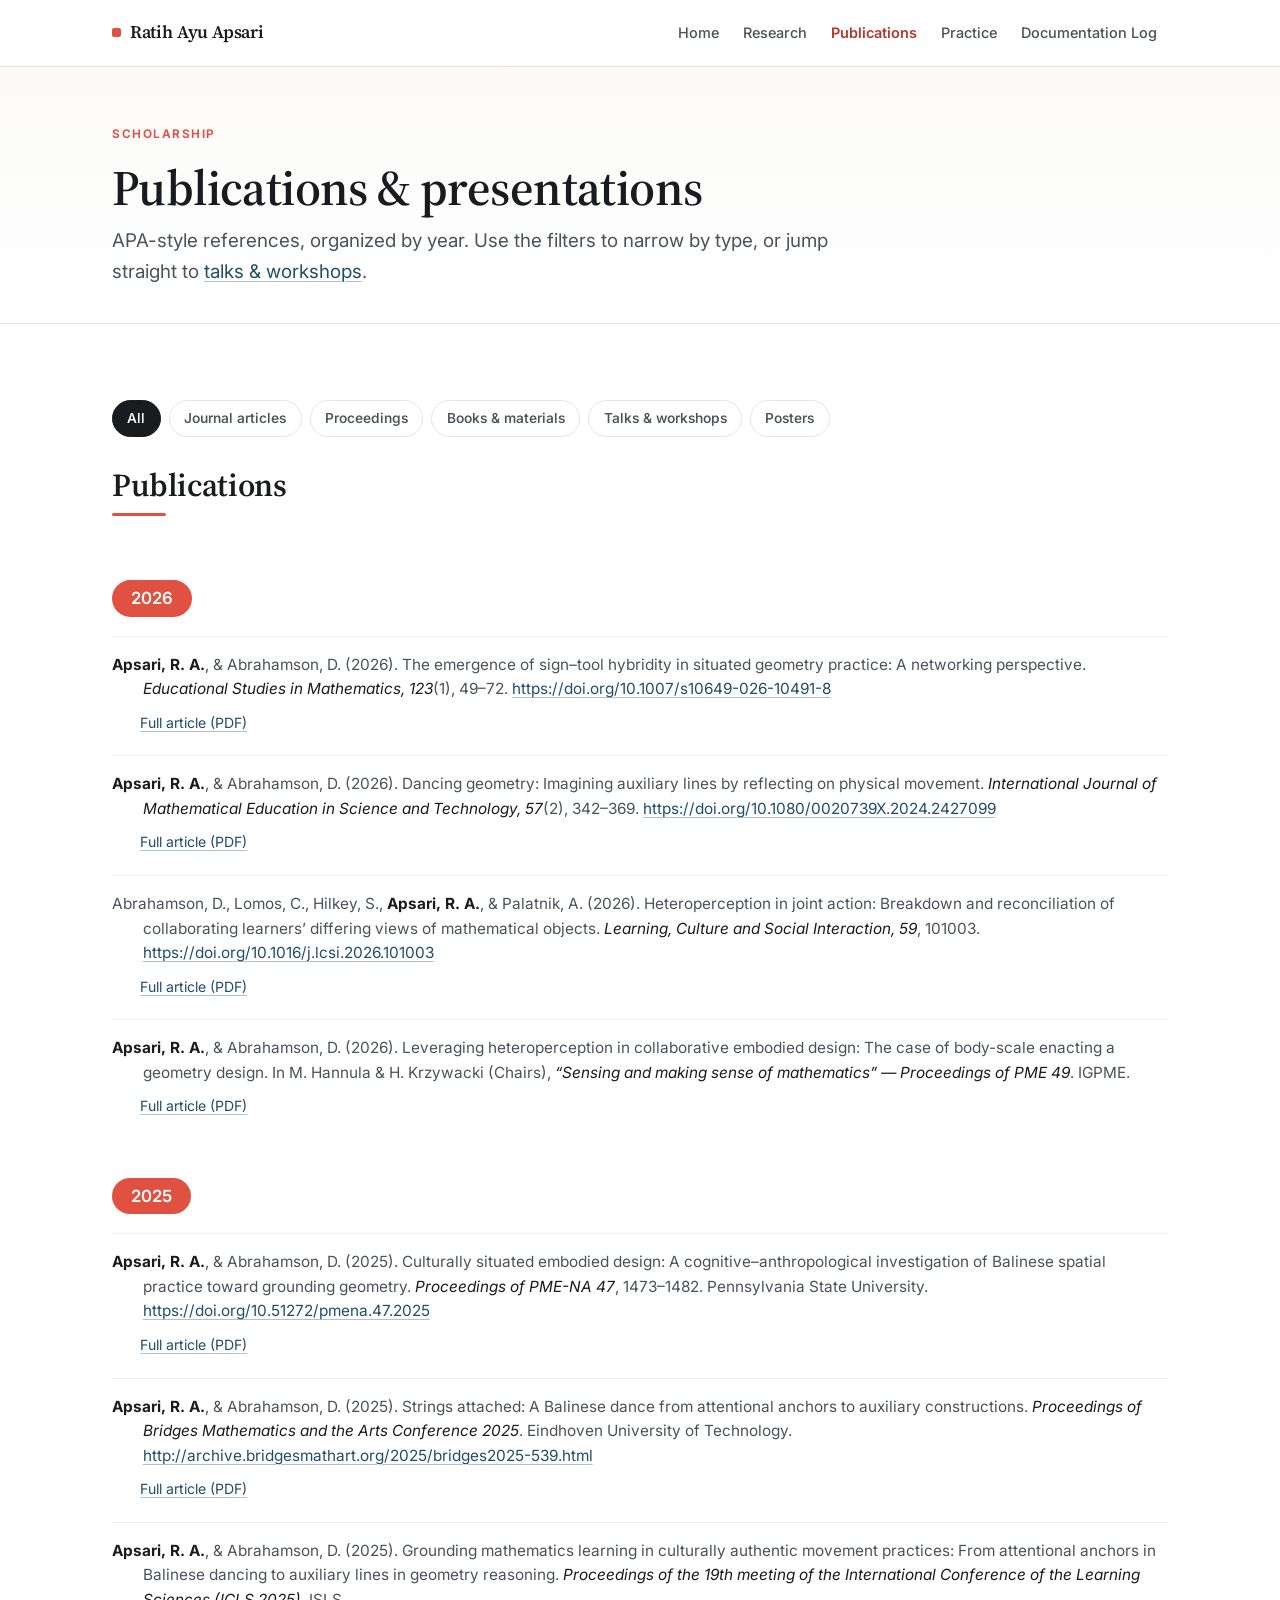
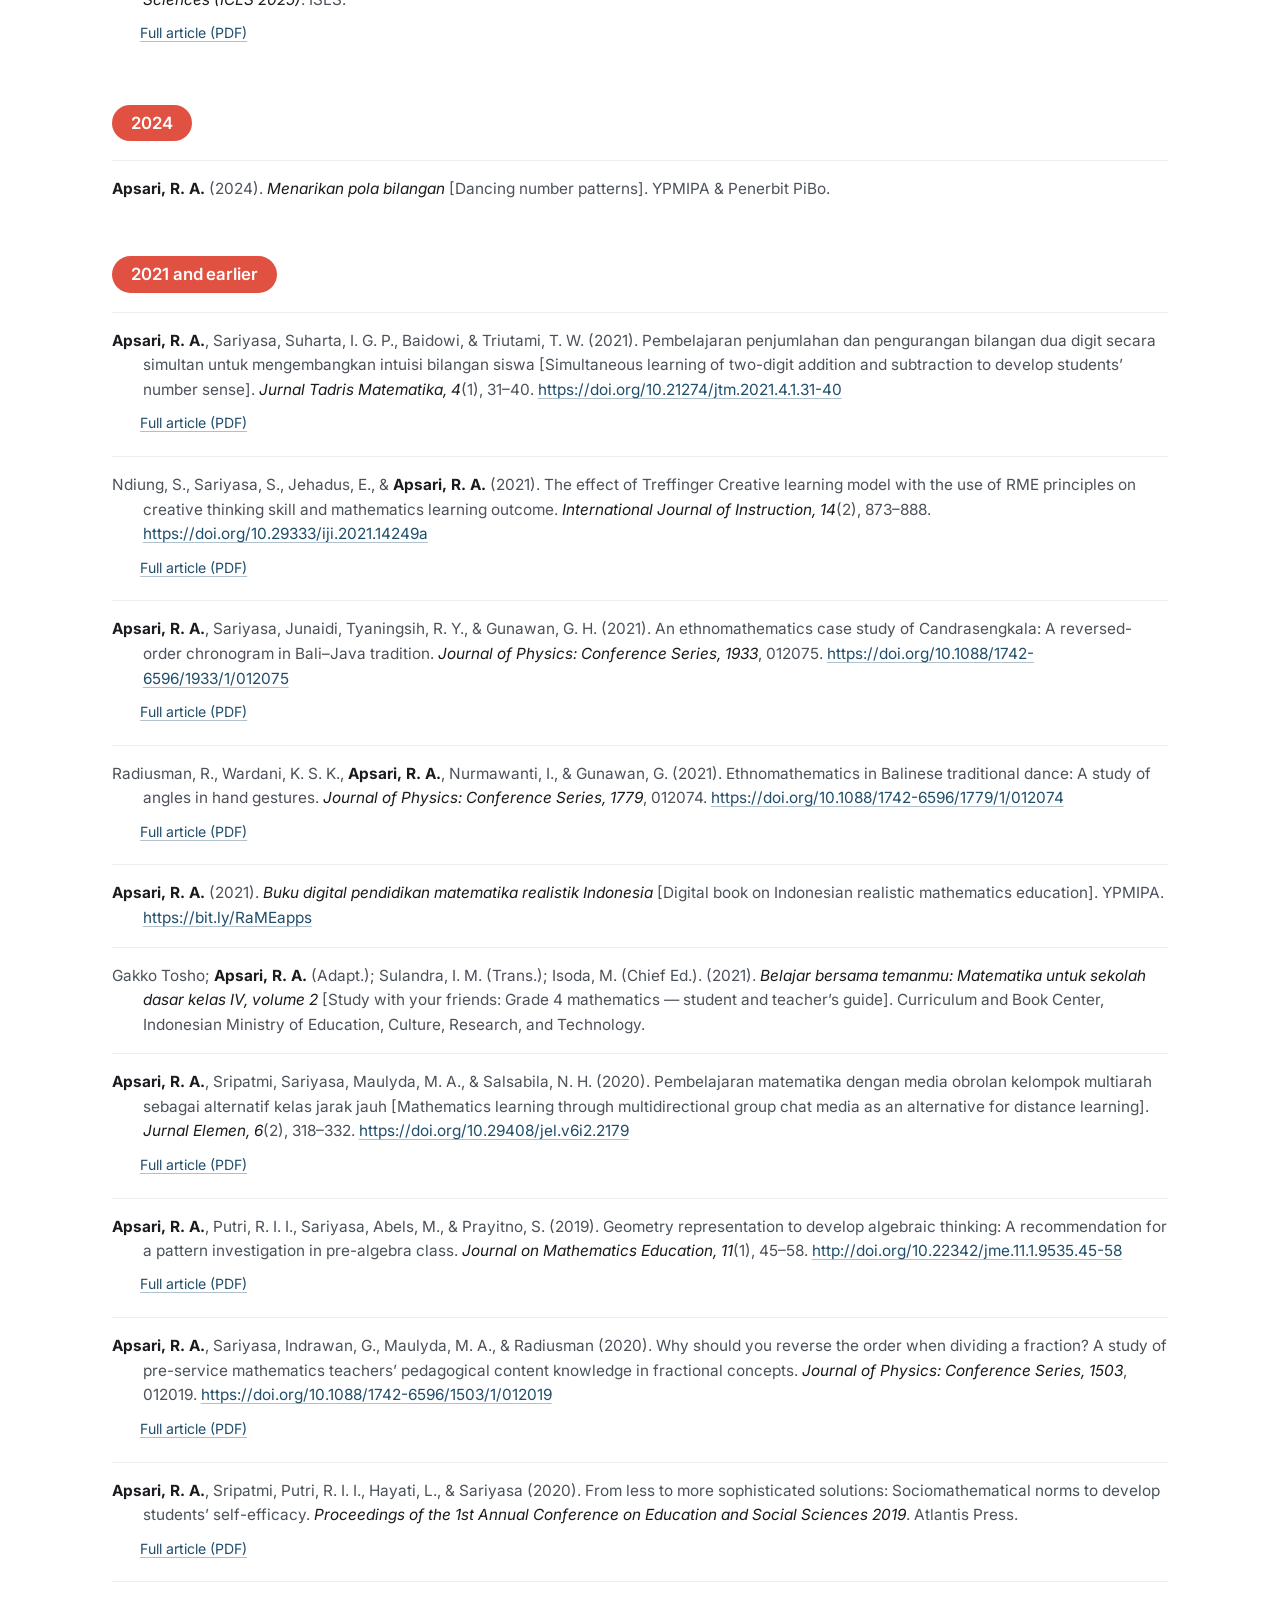
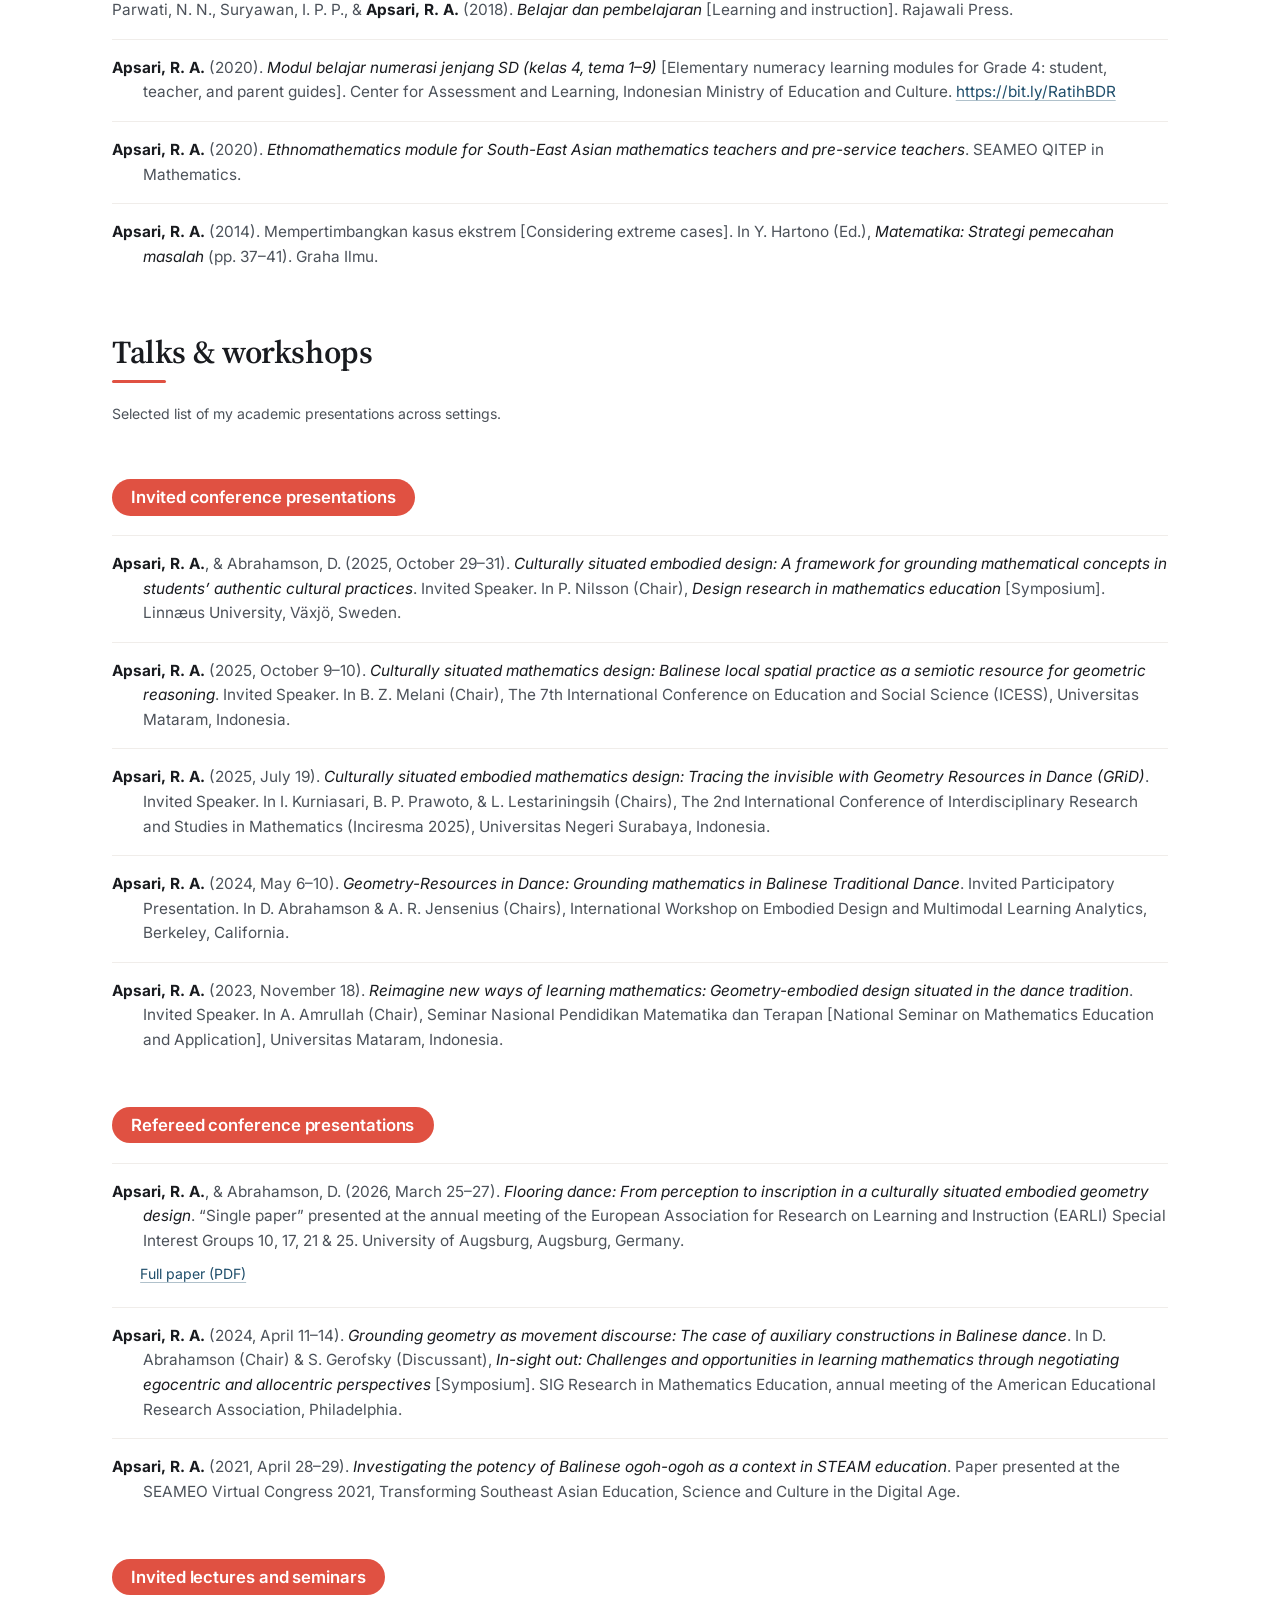
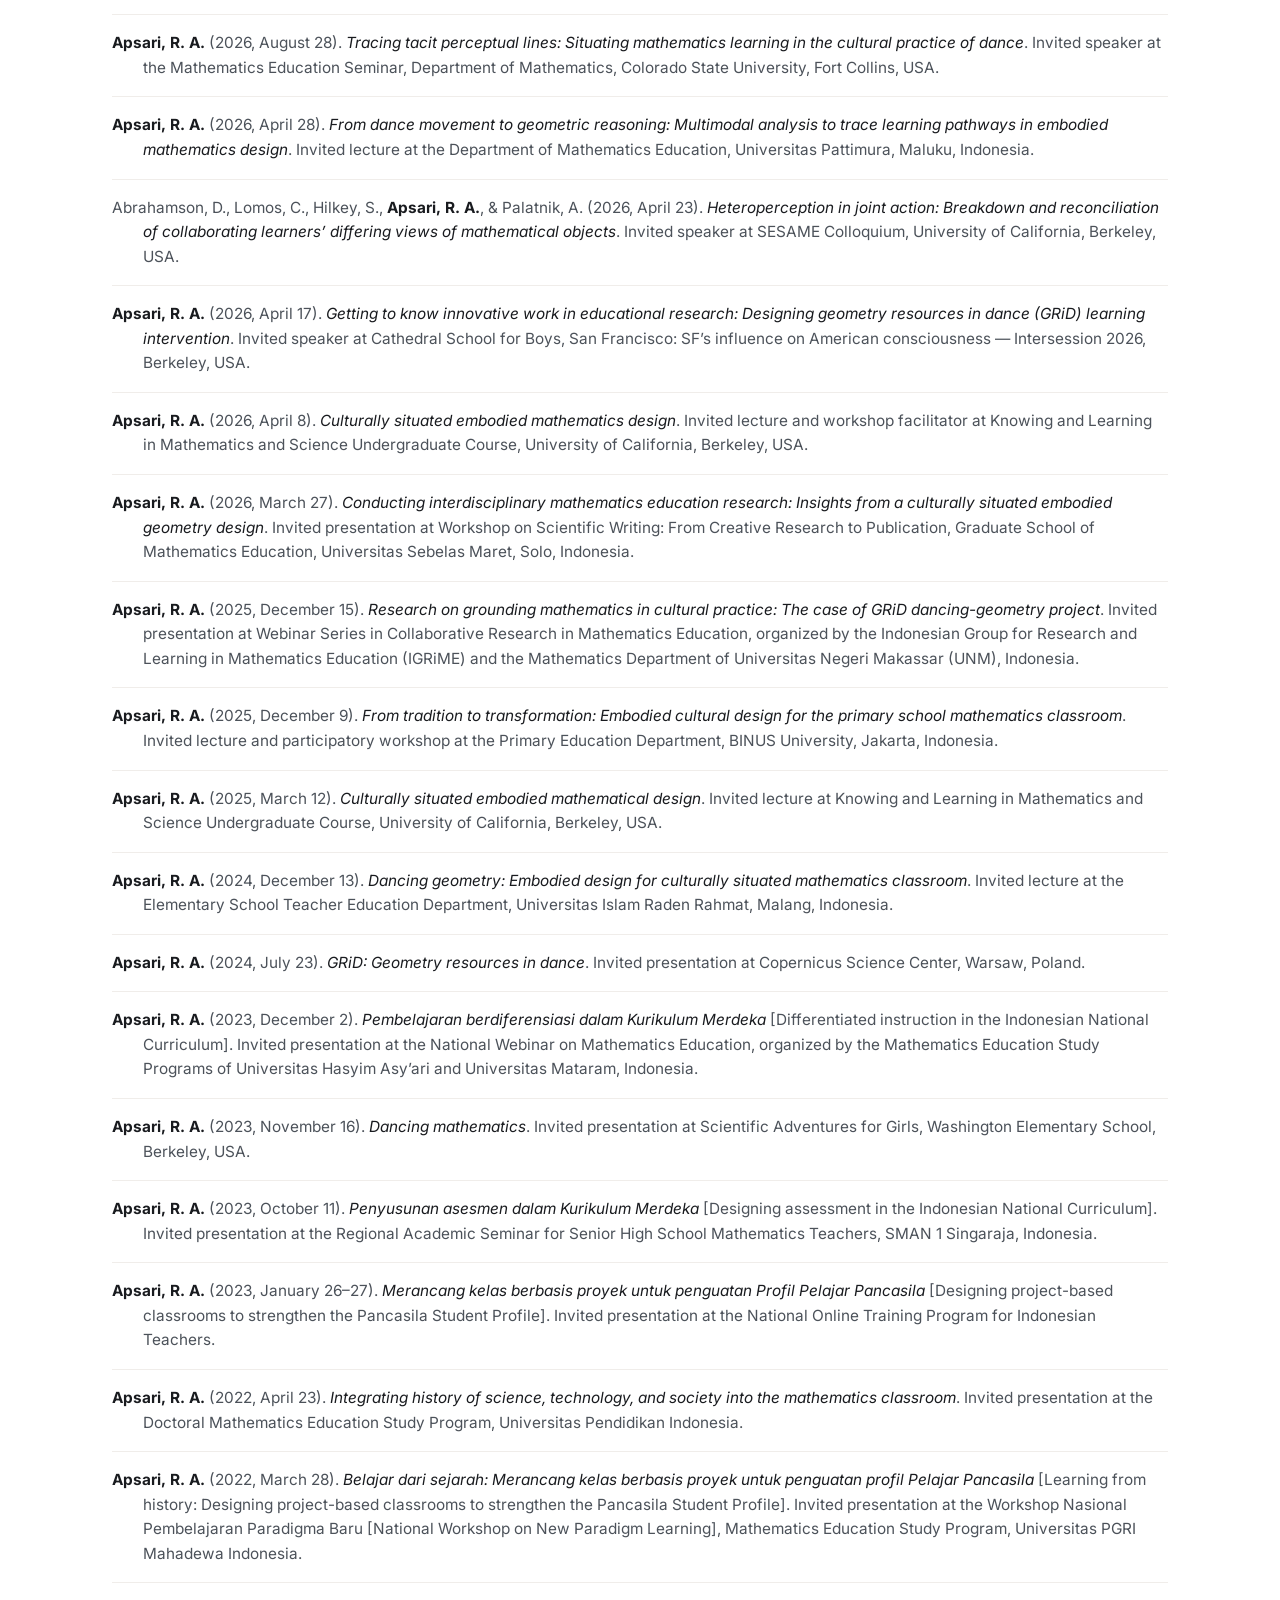
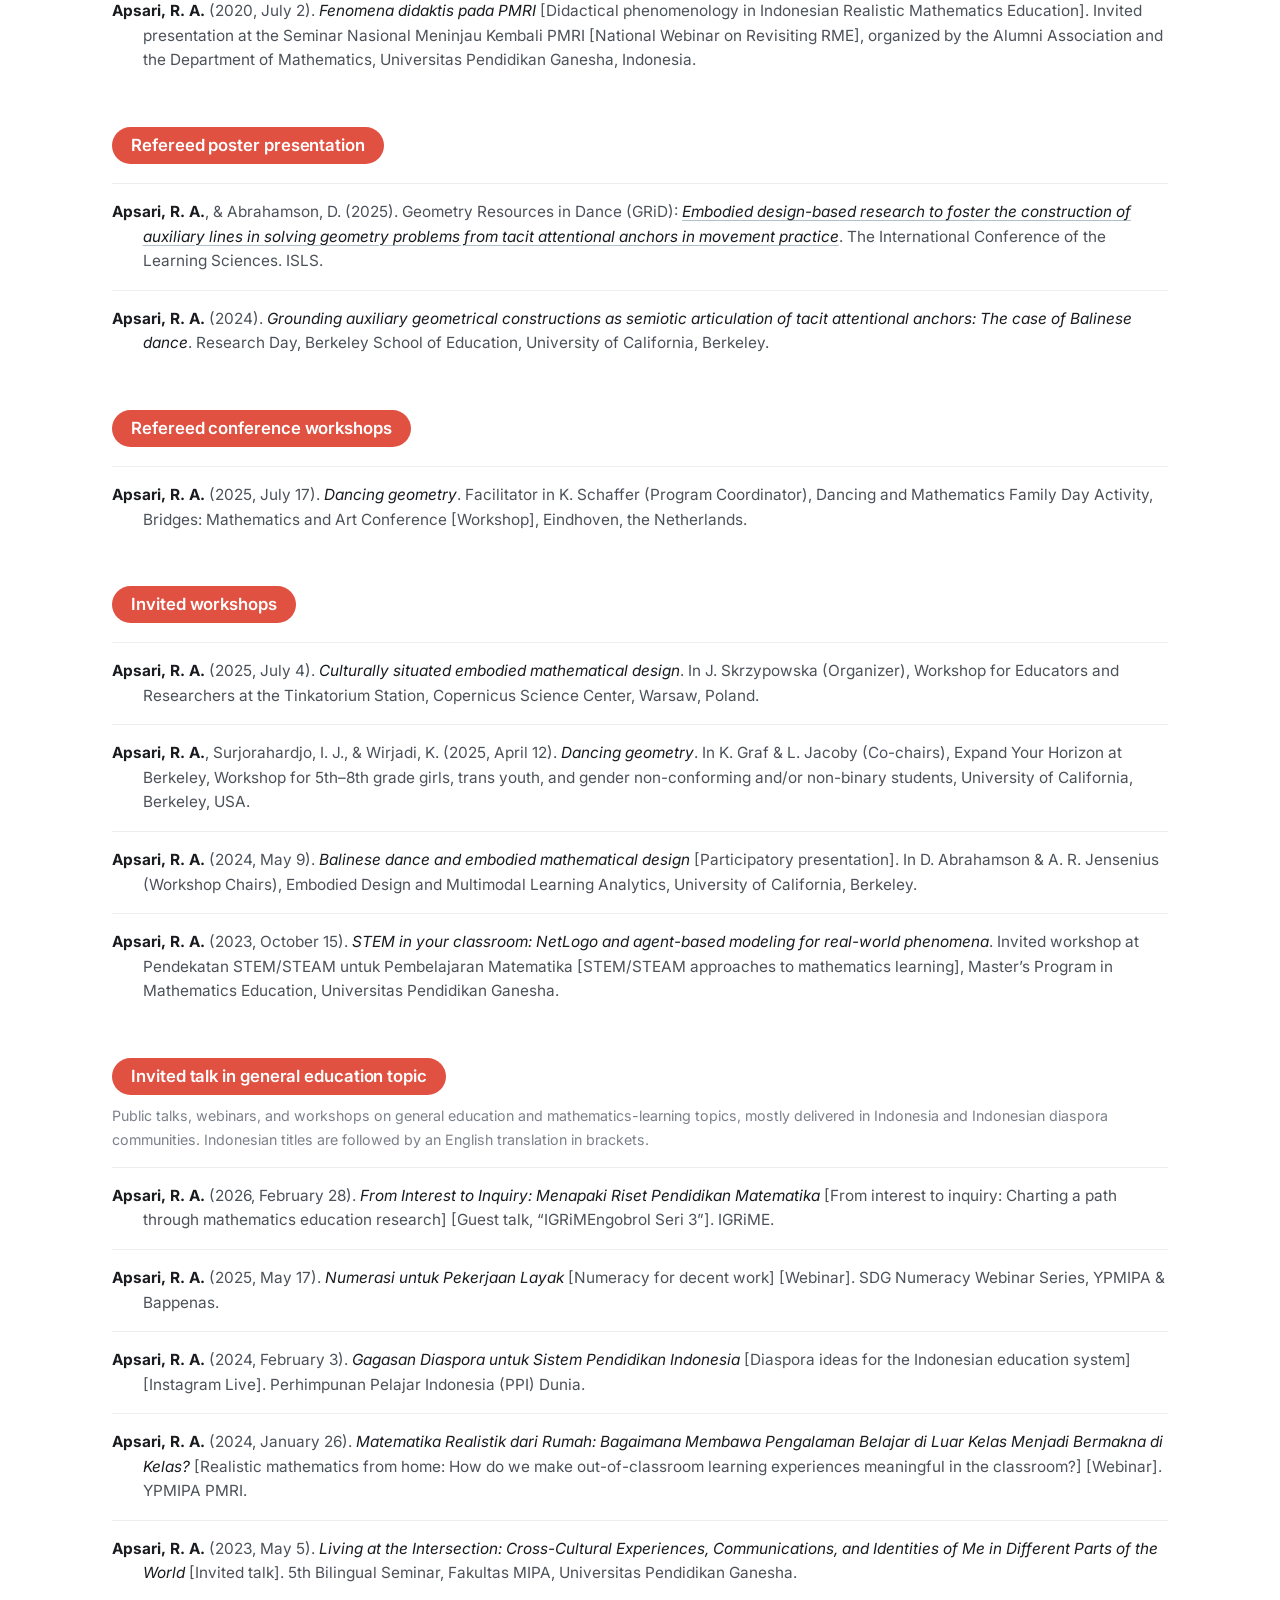
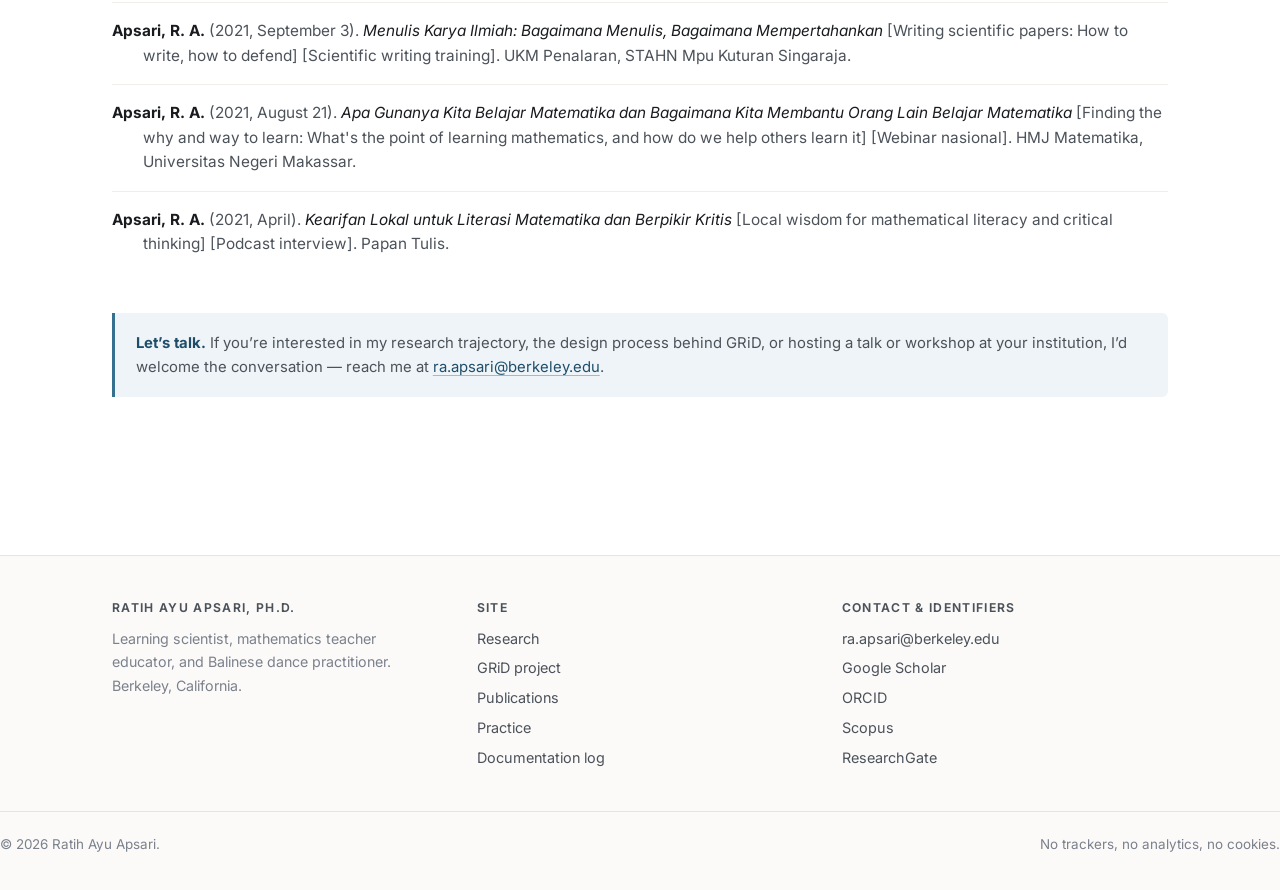
<file: publications.html>
<!DOCTYPE html>
<html lang="en">
<head>
<meta charset="utf-8">
<meta name="viewport" content="width=device-width, initial-scale=1">
<title>Publications &amp; Presentations — Ratih Ayu Apsari</title>
<meta name="description" content="Complete list of journal articles, conference proceedings, books, curriculum materials, invited talks, workshops, and posters by Ratih Ayu Apsari.">
<link rel="preconnect" href="https://fonts.googleapis.com">
<link rel="preconnect" href="https://fonts.gstatic.com" crossorigin>
<link href="https://fonts.googleapis.com/css2?family=Inter:wght@400;500;600;700&family=Source+Serif+4:ital,opsz,wght@0,8..60,400;0,8..60,600;0,8..60,700;1,8..60,400&display=swap" rel="stylesheet">
<link rel="stylesheet" href="assets/css/style.css">
<link rel="icon" href="assets/img/favicon.svg" type="image/svg+xml">
</head>
<body>
<a class="skip-link" href="#main">Skip to content</a>

<header class="site-header">
  <div class="wrap site-header__inner">
    <a class="brand" href="index.html">
      <span class="brand__mark" aria-hidden="true"></span>
      <span class="brand__name">Ratih Ayu Apsari</span>
    </a>
    <button class="nav-toggle" aria-expanded="false" aria-controls="primary-nav">Menu</button>
    <nav class="nav" id="primary-nav" aria-label="Primary">
      <a href="index.html">Home</a>
      <a href="research.html">Research</a>
      <a href="publications.html">Publications</a>
      <a href="practice.html">Practice</a>
      <a href="log.html">Documentation Log</a>
    </nav>
  </div>
</header>

<div class="page-head">
  <div class="wrap">
    <p class="eyebrow">Scholarship</p>
    <h1>Publications &amp; presentations</h1>
    <p class="lede">APA-style references, organized by year. Use the filters to narrow by type, or jump
    straight to <a href="#presentations">talks &amp; workshops</a>.</p>
  </div>
</div>

<main id="main">
<section class="section">
  <div class="wrap">

    <div class="filters" data-filter-target="#publist" role="group" aria-label="Filter publications">
      <button class="filter-btn is-active" data-filter="all">All</button>
      <button class="filter-btn" data-filter="journal">Journal articles</button>
      <button class="filter-btn" data-filter="proceedings">Proceedings</button>
      <button class="filter-btn" data-filter="book">Books &amp; materials</button>
      <button class="filter-btn" data-filter="talk">Talks &amp; workshops</button>
      <button class="filter-btn" data-filter="poster">Posters</button>
    </div>

    <div id="publist">

      <h2 class="section-title" data-group-heading style="margin-top:1.6rem">Publications</h2>

      <h3 class="section-title" data-group-heading="2">2026</h3>

      <div class="pub-apa" data-cat="journal">
        <p class="pub-apa__cite"><strong>Apsari, R. A.</strong>, &amp; Abrahamson, D. (2026). The emergence of sign&ndash;tool hybridity in situated geometry practice: A networking perspective. <em>Educational Studies in Mathematics, 123</em>(1), 49&ndash;72. <a href="https://doi.org/10.1007/s10649-026-10491-8">https://doi.org/10.1007/s10649-026-10491-8</a></p>
        <p class="pub-apa__link"><a href="assets/files/pubs/Apsari.Abrahamson.2026.ESM.Sign-tool.pdf">Full article (PDF)</a></p>
      </div>

      <div class="pub-apa" data-cat="journal">
        <p class="pub-apa__cite"><strong>Apsari, R. A.</strong>, &amp; Abrahamson, D. (2026). Dancing geometry: Imagining auxiliary lines by reflecting on physical movement. <em>International Journal of Mathematical Education in Science and Technology, 57</em>(2), 342&ndash;369. <a href="https://doi.org/10.1080/0020739X.2024.2427099">https://doi.org/10.1080/0020739X.2024.2427099</a></p>
        <p class="pub-apa__link"><a href="assets/files/pubs/Apsari.Abrahamson.2026.IJMEST.Dancing%20geometry.pdf">Full article (PDF)</a></p>
      </div>

      <div class="pub-apa" data-cat="journal">
        <p class="pub-apa__cite">Abrahamson, D., Lomos, C., Hilkey, S., <strong>Apsari, R. A.</strong>, &amp; Palatnik, A. (2026). Heteroperception in joint action: Breakdown and reconciliation of collaborating learners&rsquo; differing views of mathematical objects. <em>Learning, Culture and Social Interaction, 59</em>, 101003. <a href="https://doi.org/10.1016/j.lcsi.2026.101003">https://doi.org/10.1016/j.lcsi.2026.101003</a></p>
        <p class="pub-apa__link"><a href="assets/files/pubs/Abrahamson.Lomos.Hilkey.Apsari.Palatnik.2026.LCSI.Heteroperception_compressed.pdf">Full article (PDF)</a></p>
      </div>

      <div class="pub-apa" data-cat="proceedings">
        <p class="pub-apa__cite"><strong>Apsari, R. A.</strong>, &amp; Abrahamson, D. (2026). Leveraging heteroperception in collaborative embodied design: The case of body-scale enacting a geometry design. In M. Hannula &amp; H. Krzywacki (Chairs), <em>&ldquo;Sensing and making sense of mathematics&rdquo; &mdash; Proceedings of PME 49</em>. IGPME.</p>
        <p class="pub-apa__link"><a href="assets/files/pubs/Apsari.Abrahamson.2026.PME.Enacting%20geometry%20definition.pdf">Full article (PDF)</a></p>
      </div>

      <h3 class="section-title" data-group-heading="2">2025</h3>

      <div class="pub-apa" data-cat="proceedings">
        <p class="pub-apa__cite"><strong>Apsari, R. A.</strong>, &amp; Abrahamson, D. (2025). Culturally situated embodied design: A cognitive&ndash;anthropological investigation of Balinese spatial practice toward grounding geometry. <em>Proceedings of PME-NA 47</em>, 1473&ndash;1482. Pennsylvania State University. <a href="https://doi.org/10.51272/pmena.47.2025">https://doi.org/10.51272/pmena.47.2025</a></p>
        <p class="pub-apa__link"><a href="assets/files/pubs/Apsari.Abrahamson.2025.PME-NA.Culturally%20situated%20embodied%20design.pdf">Full article (PDF)</a></p>
      </div>

      <div class="pub-apa" data-cat="proceedings">
        <p class="pub-apa__cite"><strong>Apsari, R. A.</strong>, &amp; Abrahamson, D. (2025). Strings attached: A Balinese dance from attentional anchors to auxiliary constructions. <em>Proceedings of Bridges Mathematics and the Arts Conference 2025</em>. Eindhoven University of Technology. <a href="http://archive.bridgesmathart.org/2025/bridges2025-539.html">http://archive.bridgesmathart.org/2025/bridges2025-539.html</a></p>
        <p class="pub-apa__link"><a href="assets/files/pubs/Apsari.Abrahamson.2025.Bridges.String%20attached.pdf">Full article (PDF)</a></p>
      </div>

      <div class="pub-apa" data-cat="proceedings">
        <p class="pub-apa__cite"><strong>Apsari, R. A.</strong>, &amp; Abrahamson, D. (2025). Grounding mathematics learning in culturally authentic movement practices: From attentional anchors in Balinese dancing to auxiliary lines in geometry reasoning. <em>Proceedings of the 19th meeting of the International Conference of the Learning Sciences (ICLS 2025)</em>. ISLS.</p>
        <p class="pub-apa__link"><a href="assets/files/pubs/Apsari.Abrahamson.2025.ISLS.Grounding%20mathematics%20learning.pdf">Full article (PDF)</a></p>
      </div>

      <h3 class="section-title" data-group-heading="2">2024</h3>

      <div class="pub-apa" data-cat="book">
        <p class="pub-apa__cite"><strong>Apsari, R. A.</strong> (2024). <em>Menarikan pola bilangan</em> [Dancing number patterns]. YPMIPA &amp; Penerbit PiBo.</p>
      </div>

      <h3 class="section-title" data-group-heading="2">2021 and earlier</h3>

      <div class="pub-apa" data-cat="journal">
        <p class="pub-apa__cite"><strong>Apsari, R. A.</strong>, Sariyasa, Suharta, I. G. P., Baidowi, &amp; Triutami, T. W. (2021). Pembelajaran penjumlahan dan pengurangan bilangan dua digit secara simultan untuk mengembangkan intuisi bilangan siswa [Simultaneous learning of two-digit addition and subtraction to develop students&rsquo; number sense]. <em>Jurnal Tadris Matematika, 4</em>(1), 31&ndash;40. <a href="https://doi.org/10.21274/jtm.2021.4.1.31-40">https://doi.org/10.21274/jtm.2021.4.1.31-40</a></p>
        <p class="pub-apa__link"><a href="assets/files/pubs/Apsari.etal.2021.Tadris.Arithmetic.pdf">Full article (PDF)</a></p>
      </div>

      <div class="pub-apa" data-cat="journal">
        <p class="pub-apa__cite">Ndiung, S., Sariyasa, S., Jehadus, E., &amp; <strong>Apsari, R. A.</strong> (2021). The effect of Treffinger Creative learning model with the use of RME principles on creative thinking skill and mathematics learning outcome. <em>International Journal of Instruction, 14</em>(2), 873&ndash;888. <a href="https://doi.org/10.29333/iji.2021.14249a">https://doi.org/10.29333/iji.2021.14249a</a></p>
        <p class="pub-apa__link"><a href="assets/files/pubs/Ndiung.Sariyasa.Jehadus.Apsari.2021.IJI.RME.pdf">Full article (PDF)</a></p>
      </div>

      <div class="pub-apa" data-cat="proceedings">
        <p class="pub-apa__cite"><strong>Apsari, R. A.</strong>, Sariyasa, Junaidi, Tyaningsih, R. Y., &amp; Gunawan, G. H. (2021). An ethnomathematics case study of Candrasengkala: A reversed-order chronogram in Bali&ndash;Java tradition. <em>Journal of Physics: Conference Series, 1933</em>, 012075. <a href="https://doi.org/10.1088/1742-6596/1933/1/012075">https://doi.org/10.1088/1742-6596/1933/1/012075</a></p>
        <p class="pub-apa__link"><a href="assets/files/pubs/Apsari.etal.2021.Candrasengkala.pdf">Full article (PDF)</a></p>
      </div>

      <div class="pub-apa" data-cat="proceedings">
        <p class="pub-apa__cite">Radiusman, R., Wardani, K. S. K., <strong>Apsari, R. A.</strong>, Nurmawanti, I., &amp; Gunawan, G. (2021). Ethnomathematics in Balinese traditional dance: A study of angles in hand gestures. <em>Journal of Physics: Conference Series, 1779</em>, 012074. <a href="https://doi.org/10.1088/1742-6596/1779/1/012074">https://doi.org/10.1088/1742-6596/1779/1/012074</a></p>
        <p class="pub-apa__link"><a href="assets/files/pubs/Radiusman.Wardani.Apsari.Nurmawanti.Gunawan.2021.Ethnomathematics.pdf">Full article (PDF)</a></p>
      </div>

      <div class="pub-apa" data-cat="book">
        <p class="pub-apa__cite"><strong>Apsari, R. A.</strong> (2021). <em>Buku digital pendidikan matematika realistik Indonesia</em> [Digital book on Indonesian realistic mathematics education]. YPMIPA. <a href="https://bit.ly/RaMEapps">https://bit.ly/RaMEapps</a></p>
      </div>

      <div class="pub-apa" data-cat="book">
        <p class="pub-apa__cite">Gakko Tosho; <strong>Apsari, R. A.</strong> (Adapt.); Sulandra, I. M. (Trans.); Isoda, M. (Chief Ed.). (2021). <em>Belajar bersama temanmu: Matematika untuk sekolah dasar kelas IV, volume 2</em> [Study with your friends: Grade 4 mathematics &mdash; student and teacher&rsquo;s guide]. Curriculum and Book Center, Indonesian Ministry of Education, Culture, Research, and Technology.</p>
      </div>

      <div class="pub-apa" data-cat="journal">
        <p class="pub-apa__cite"><strong>Apsari, R. A.</strong>, Sripatmi, Sariyasa, Maulyda, M. A., &amp; Salsabila, N. H. (2020). Pembelajaran matematika dengan media obrolan kelompok multiarah sebagai alternatif kelas jarak jauh [Mathematics learning through multidirectional group chat media as an alternative for distance learning]. <em>Jurnal Elemen, 6</em>(2), 318&ndash;332. <a href="https://doi.org/10.29408/jel.v6i2.2179">https://doi.org/10.29408/jel.v6i2.2179</a></p>
        <p class="pub-apa__link"><a href="assets/files/pubs/Apsari.etal.2020.Elemen.Distance%20learning.pdf">Full article (PDF)</a></p>
      </div>

      <div class="pub-apa" data-cat="journal">
        <p class="pub-apa__cite"><strong>Apsari, R. A.</strong>, Putri, R. I. I., Sariyasa, Abels, M., &amp; Prayitno, S. (2019). Geometry representation to develop algebraic thinking: A recommendation for a pattern investigation in pre-algebra class. <em>Journal on Mathematics Education, 11</em>(1), 45&ndash;58. <a href="http://doi.org/10.22342/jme.11.1.9535.45-58">http://doi.org/10.22342/jme.11.1.9535.45-58</a></p>
        <p class="pub-apa__link"><a href="assets/files/pubs/Apsari.etal.2019.JME.Pattern%20investigation.pdf">Full article (PDF)</a></p>
      </div>

      <div class="pub-apa" data-cat="proceedings">
        <p class="pub-apa__cite"><strong>Apsari, R. A.</strong>, Sariyasa, Indrawan, G., Maulyda, M. A., &amp; Radiusman (2020). Why should you reverse the order when dividing a fraction? A study of pre-service mathematics teachers&rsquo; pedagogical content knowledge in fractional concepts. <em>Journal of Physics: Conference Series, 1503</em>, 012019. <a href="https://doi.org/10.1088/1742-6596/1503/1/012019">https://doi.org/10.1088/1742-6596/1503/1/012019</a></p>
        <p class="pub-apa__link"><a href="assets/files/pubs/Apsari.etal.2020.Fraction.pdf">Full article (PDF)</a></p>
      </div>

      <div class="pub-apa" data-cat="proceedings">
        <p class="pub-apa__cite"><strong>Apsari, R. A.</strong>, Sripatmi, Putri, R. I. I., Hayati, L., &amp; Sariyasa (2020). From less to more sophisticated solutions: Sociomathematical norms to develop students&rsquo; self-efficacy. <em>Proceedings of the 1st Annual Conference on Education and Social Sciences 2019</em>. Atlantis Press.</p>
        <p class="pub-apa__link"><a href="assets/files/pubs/Apsari.etal.2020.Sociomathematicalnorms.pdf">Full article (PDF)</a></p>
      </div>

      <div class="pub-apa" data-cat="book">
        <p class="pub-apa__cite">Parwati, N. N., Suryawan, I. P. P., &amp; <strong>Apsari, R. A.</strong> (2018). <em>Belajar dan pembelajaran</em> [Learning and instruction]. Rajawali Press.</p>
      </div>

      <div class="pub-apa" data-cat="book">
        <p class="pub-apa__cite"><strong>Apsari, R. A.</strong> (2020). <em>Modul belajar numerasi jenjang SD (kelas 4, tema 1&ndash;9)</em> [Elementary numeracy learning modules for Grade 4: student, teacher, and parent guides]. Center for Assessment and Learning, Indonesian Ministry of Education and Culture. <a href="https://bit.ly/RatihBDR">https://bit.ly/RatihBDR</a></p>
      </div>

      <div class="pub-apa" data-cat="book">
        <p class="pub-apa__cite"><strong>Apsari, R. A.</strong> (2020). <em>Ethnomathematics module for South-East Asian mathematics teachers and pre-service teachers</em>. SEAMEO QITEP in Mathematics.</p>
      </div>

      <div class="pub-apa" data-cat="book">
        <p class="pub-apa__cite"><strong>Apsari, R. A.</strong> (2014). Mempertimbangkan kasus ekstrem [Considering extreme cases]. In Y. Hartono (Ed.), <em>Matematika: Strategi pemecahan masalah</em> (pp. 37&ndash;41). Graha Ilmu.</p>
      </div>

      <h2 id="presentations" class="section-title" data-group-heading style="margin-top:3rem">Talks &amp; workshops</h2>
      <p class="lede lede--compact" data-cat="talk" style="margin-top:-.4rem">Selected list of my academic presentations across settings.</p>

      <h3 class="section-title" data-group-heading="2">Invited conference presentations</h3>

      <div class="pub-apa" data-cat="talk">
        <p class="pub-apa__cite"><strong>Apsari, R. A.</strong>, &amp; Abrahamson, D. (2025, October 29&ndash;31). <em>Culturally situated embodied design: A framework for grounding mathematical concepts in students&rsquo; authentic cultural practices</em>. Invited Speaker. In P. Nilsson (Chair), <em>Design research in mathematics education</em> [Symposium]. Linn&aelig;us University, V&auml;xj&ouml;, Sweden.</p>
      </div>

      <div class="pub-apa" data-cat="talk">
        <p class="pub-apa__cite"><strong>Apsari, R. A.</strong> (2025, October 9&ndash;10). <em>Culturally situated mathematics design: Balinese local spatial practice as a semiotic resource for geometric reasoning</em>. Invited Speaker. In B. Z. Melani (Chair), The 7th International Conference on Education and Social Science (ICESS), Universitas Mataram, Indonesia.</p>
      </div>

      <div class="pub-apa" data-cat="talk">
        <p class="pub-apa__cite"><strong>Apsari, R. A.</strong> (2025, July 19). <em>Culturally situated embodied mathematics design: Tracing the invisible with Geometry Resources in Dance (GRiD)</em>. Invited Speaker. In I. Kurniasari, B. P. Prawoto, &amp; L. Lestariningsih (Chairs), The 2nd International Conference of Interdisciplinary Research and Studies in Mathematics (Inciresma 2025), Universitas Negeri Surabaya, Indonesia.</p>
      </div>

      <div class="pub-apa" data-cat="talk">
        <p class="pub-apa__cite"><strong>Apsari, R. A.</strong> (2024, May 6&ndash;10). <em>Geometry-Resources in Dance: Grounding mathematics in Balinese Traditional Dance</em>. Invited Participatory Presentation. In D. Abrahamson &amp; A. R. Jensenius (Chairs), International Workshop on Embodied Design and Multimodal Learning Analytics, Berkeley, California.</p>
      </div>

      <div class="pub-apa" data-cat="talk">
        <p class="pub-apa__cite"><strong>Apsari, R. A.</strong> (2023, November 18). <em>Reimagine new ways of learning mathematics: Geometry-embodied design situated in the dance tradition</em>. Invited Speaker. In A. Amrullah (Chair), Seminar Nasional Pendidikan Matematika dan Terapan [National Seminar on Mathematics Education and Application], Universitas Mataram, Indonesia.</p>
      </div>

      <h3 class="section-title" data-group-heading="2">Refereed conference presentations</h3>

      <div class="pub-apa" data-cat="talk">
        <p class="pub-apa__cite"><strong>Apsari, R. A.</strong>, &amp; Abrahamson, D. (2026, March 25&ndash;27). <em>Flooring dance: From perception to inscription in a culturally situated embodied geometry design</em>. &ldquo;Single paper&rdquo; presented at the annual meeting of the European Association for Research on Learning and Instruction (EARLI) Special Interest Groups 10, 17, 21 &amp; 25. University of Augsburg, Augsburg, Germany.</p>
        <p class="pub-apa__link"><a href="assets/files/pubs/Apsari.Abrahamson.2026.EARLI.pdf">Full paper (PDF)</a></p>
      </div>

      <div class="pub-apa" data-cat="talk">
        <p class="pub-apa__cite"><strong>Apsari, R. A.</strong> (2024, April 11&ndash;14). <em>Grounding geometry as movement discourse: The case of auxiliary constructions in Balinese dance</em>. In D. Abrahamson (Chair) &amp; S. Gerofsky (Discussant), <em>In-sight out: Challenges and opportunities in learning mathematics through negotiating egocentric and allocentric perspectives</em> [Symposium]. SIG Research in Mathematics Education, annual meeting of the American Educational Research Association, Philadelphia.</p>
      </div>

      <div class="pub-apa" data-cat="talk">
        <p class="pub-apa__cite"><strong>Apsari, R. A.</strong> (2021, April 28&ndash;29). <em>Investigating the potency of Balinese ogoh-ogoh as a context in STEAM education</em>. Paper presented at the SEAMEO Virtual Congress 2021, Transforming Southeast Asian Education, Science and Culture in the Digital Age.</p>
      </div>

      <h3 class="section-title" data-group-heading="2">Invited lectures and seminars</h3>

      <div class="pub-apa" data-cat="talk">
        <p class="pub-apa__cite"><strong>Apsari, R. A.</strong> (2026, August 28). <em>Tracing tacit perceptual lines: Situating mathematics learning in the cultural practice of dance</em>. Invited speaker at the Mathematics Education Seminar, Department of Mathematics, Colorado State University, Fort Collins, USA.</p>
      </div>

      <div class="pub-apa" data-cat="talk">
        <p class="pub-apa__cite"><strong>Apsari, R. A.</strong> (2026, April 28). <em>From dance movement to geometric reasoning: Multimodal analysis to trace learning pathways in embodied mathematics design</em>. Invited lecture at the Department of Mathematics Education, Universitas Pattimura, Maluku, Indonesia.</p>
      </div>

      <div class="pub-apa" data-cat="talk">
        <p class="pub-apa__cite">Abrahamson, D., Lomos, C., Hilkey, S., <strong>Apsari, R. A.</strong>, &amp; Palatnik, A. (2026, April 23). <em>Heteroperception in joint action: Breakdown and reconciliation of collaborating learners&rsquo; differing views of mathematical objects</em>. Invited speaker at SESAME Colloquium, University of California, Berkeley, USA.</p>
      </div>

      <div class="pub-apa" data-cat="talk">
        <p class="pub-apa__cite"><strong>Apsari, R. A.</strong> (2026, April 17). <em>Getting to know innovative work in educational research: Designing geometry resources in dance (GRiD) learning intervention</em>. Invited speaker at Cathedral School for Boys, San Francisco: SF&rsquo;s influence on American consciousness &mdash; Intersession 2026, Berkeley, USA.</p>
      </div>

      <div class="pub-apa" data-cat="talk">
        <p class="pub-apa__cite"><strong>Apsari, R. A.</strong> (2026, April 8). <em>Culturally situated embodied mathematics design</em>. Invited lecture and workshop facilitator at Knowing and Learning in Mathematics and Science Undergraduate Course, University of California, Berkeley, USA.</p>
      </div>

      <div class="pub-apa" data-cat="talk">
        <p class="pub-apa__cite"><strong>Apsari, R. A.</strong> (2026, March 27). <em>Conducting interdisciplinary mathematics education research: Insights from a culturally situated embodied geometry design</em>. Invited presentation at Workshop on Scientific Writing: From Creative Research to Publication, Graduate School of Mathematics Education, Universitas Sebelas Maret, Solo, Indonesia.</p>
      </div>

      <div class="pub-apa" data-cat="talk">
        <p class="pub-apa__cite"><strong>Apsari, R. A.</strong> (2025, December 15). <em>Research on grounding mathematics in cultural practice: The case of GRiD dancing-geometry project</em>. Invited presentation at Webinar Series in Collaborative Research in Mathematics Education, organized by the Indonesian Group for Research and Learning in Mathematics Education (IGRiME) and the Mathematics Department of Universitas Negeri Makassar (UNM), Indonesia.</p>
      </div>

      <div class="pub-apa" data-cat="talk">
        <p class="pub-apa__cite"><strong>Apsari, R. A.</strong> (2025, December 9). <em>From tradition to transformation: Embodied cultural design for the primary school mathematics classroom</em>. Invited lecture and participatory workshop at the Primary Education Department, BINUS University, Jakarta, Indonesia.</p>
      </div>

      <div class="pub-apa" data-cat="talk">
        <p class="pub-apa__cite"><strong>Apsari, R. A.</strong> (2025, March 12). <em>Culturally situated embodied mathematical design</em>. Invited lecture at Knowing and Learning in Mathematics and Science Undergraduate Course, University of California, Berkeley, USA.</p>
      </div>

      <div class="pub-apa" data-cat="talk">
        <p class="pub-apa__cite"><strong>Apsari, R. A.</strong> (2024, December 13). <em>Dancing geometry: Embodied design for culturally situated mathematics classroom</em>. Invited lecture at the Elementary School Teacher Education Department, Universitas Islam Raden Rahmat, Malang, Indonesia.</p>
      </div>

      <div class="pub-apa" data-cat="talk">
        <p class="pub-apa__cite"><strong>Apsari, R. A.</strong> (2024, July 23). <em>GRiD: Geometry resources in dance</em>. Invited presentation at Copernicus Science Center, Warsaw, Poland.</p>
      </div>

      <div class="pub-apa" data-cat="talk">
        <p class="pub-apa__cite"><strong>Apsari, R. A.</strong> (2023, December 2). <em>Pembelajaran berdiferensiasi dalam Kurikulum Merdeka</em> [Differentiated instruction in the Indonesian National Curriculum]. Invited presentation at the National Webinar on Mathematics Education, organized by the Mathematics Education Study Programs of Universitas Hasyim Asy&rsquo;ari and Universitas Mataram, Indonesia.</p>
      </div>

      <div class="pub-apa" data-cat="talk">
        <p class="pub-apa__cite"><strong>Apsari, R. A.</strong> (2023, November 16). <em>Dancing mathematics</em>. Invited presentation at Scientific Adventures for Girls, Washington Elementary School, Berkeley, USA.</p>
      </div>

      <div class="pub-apa" data-cat="talk">
        <p class="pub-apa__cite"><strong>Apsari, R. A.</strong> (2023, October 11). <em>Penyusunan asesmen dalam Kurikulum Merdeka</em> [Designing assessment in the Indonesian National Curriculum]. Invited presentation at the Regional Academic Seminar for Senior High School Mathematics Teachers, SMAN 1 Singaraja, Indonesia.</p>
      </div>

      <div class="pub-apa" data-cat="talk">
        <p class="pub-apa__cite"><strong>Apsari, R. A.</strong> (2023, January 26&ndash;27). <em>Merancang kelas berbasis proyek untuk penguatan Profil Pelajar Pancasila</em> [Designing project-based classrooms to strengthen the Pancasila Student Profile]. Invited presentation at the National Online Training Program for Indonesian Teachers.</p>
      </div>

      <div class="pub-apa" data-cat="talk">
        <p class="pub-apa__cite"><strong>Apsari, R. A.</strong> (2022, April 23). <em>Integrating history of science, technology, and society into the mathematics classroom</em>. Invited presentation at the Doctoral Mathematics Education Study Program, Universitas Pendidikan Indonesia.</p>
      </div>

      <div class="pub-apa" data-cat="talk">
        <p class="pub-apa__cite"><strong>Apsari, R. A.</strong> (2022, March 28). <em>Belajar dari sejarah: Merancang kelas berbasis proyek untuk penguatan profil Pelajar Pancasila</em> [Learning from history: Designing project-based classrooms to strengthen the Pancasila Student Profile]. Invited presentation at the Workshop Nasional Pembelajaran Paradigma Baru [National Workshop on New Paradigm Learning], Mathematics Education Study Program, Universitas PGRI Mahadewa Indonesia.</p>
      </div>

      <div class="pub-apa" data-cat="talk">
        <p class="pub-apa__cite"><strong>Apsari, R. A.</strong> (2020, July 2). <em>Fenomena didaktis pada PMRI</em> [Didactical phenomenology in Indonesian Realistic Mathematics Education]. Invited presentation at the Seminar Nasional Meninjau Kembali PMRI [National Webinar on Revisiting RME], organized by the Alumni Association and the Department of Mathematics, Universitas Pendidikan Ganesha, Indonesia.</p>
      </div>

      <h3 class="section-title" data-group-heading="2">Refereed poster presentation</h3>

      <div class="pub-apa" data-cat="poster">
        <p class="pub-apa__cite"><strong>Apsari, R. A.</strong>, &amp; Abrahamson, D. (2025). Geometry Resources in Dance (GRiD): <a href="https://drive.google.com/file/d/1PrxSgUTqHsIuSM3n9d80skEZgGsFCjhx/view?usp=sharing"><em>Embodied design-based research to foster the construction of auxiliary lines in solving geometry problems from tacit attentional anchors in movement practice</em></a>. The International Conference of the Learning Sciences. ISLS.</p>
      </div>

      <div class="pub-apa" data-cat="poster">
        <p class="pub-apa__cite"><strong>Apsari, R. A.</strong> (2024). <em>Grounding auxiliary geometrical constructions as semiotic articulation of tacit attentional anchors: The case of Balinese dance</em>. Research Day, Berkeley School of Education, University of California, Berkeley.</p>
      </div>

      <h3 class="section-title" data-group-heading="2">Refereed conference workshops</h3>

      <div class="pub-apa" data-cat="talk">
        <p class="pub-apa__cite"><strong>Apsari, R. A.</strong> (2025, July 17). <em>Dancing geometry</em>. Facilitator in K. Schaffer (Program Coordinator), Dancing and Mathematics Family Day Activity, Bridges: Mathematics and Art Conference [Workshop], Eindhoven, the Netherlands.</p>
      </div>

      <h3 class="section-title" data-group-heading="2">Invited workshops</h3>

      <div class="pub-apa" data-cat="talk">
        <p class="pub-apa__cite"><strong>Apsari, R. A.</strong> (2025, July 4). <em>Culturally situated embodied mathematical design</em>. In J. Skrzypowska (Organizer), Workshop for Educators and Researchers at the Tinkatorium Station, Copernicus Science Center, Warsaw, Poland.</p>
      </div>

      <div class="pub-apa" data-cat="talk">
        <p class="pub-apa__cite"><strong>Apsari, R. A.</strong>, Surjorahardjo, I. J., &amp; Wirjadi, K. (2025, April 12). <em>Dancing geometry</em>. In K. Graf &amp; L. Jacoby (Co-chairs), Expand Your Horizon at Berkeley, Workshop for 5th&ndash;8th grade girls, trans youth, and gender non-conforming and/or non-binary students, University of California, Berkeley, USA.</p>
      </div>

      <div class="pub-apa" data-cat="talk">
        <p class="pub-apa__cite"><strong>Apsari, R. A.</strong> (2024, May 9). <em>Balinese dance and embodied mathematical design</em> [Participatory presentation]. In D. Abrahamson &amp; A. R. Jensenius (Workshop Chairs), Embodied Design and Multimodal Learning Analytics, University of California, Berkeley.</p>
      </div>

      <div class="pub-apa" data-cat="talk">
        <p class="pub-apa__cite"><strong>Apsari, R. A.</strong> (2023, October 15). <em>STEM in your classroom: NetLogo and agent-based modeling for real-world phenomena</em>. Invited workshop at Pendekatan STEM/STEAM untuk Pembelajaran Matematika [STEM/STEAM approaches to mathematics learning], Master&rsquo;s Program in Mathematics Education, Universitas Pendidikan Ganesha.</p>
      </div>

      <h3 class="section-title" data-group-heading="2">Invited talk in general education topic</h3>
      <p class="small muted" data-cat="talk" style="margin-top:-.6rem">Public talks, webinars, and workshops on general education and mathematics-learning topics, mostly delivered in Indonesia and Indonesian diaspora communities. Indonesian titles are followed by an English translation in brackets.</p>

      <div class="pub-apa" data-cat="talk">
        <p class="pub-apa__cite"><strong>Apsari, R. A.</strong> (2026, February 28). <em>From Interest to Inquiry: Menapaki Riset Pendidikan Matematika</em> [From interest to inquiry: Charting a path through mathematics education research] [Guest talk, &ldquo;IGRiMEngobrol Seri 3&rdquo;]. IGRiME.</p>
      </div>

      <div class="pub-apa" data-cat="talk">
        <p class="pub-apa__cite"><strong>Apsari, R. A.</strong> (2025, May 17). <em>Numerasi untuk Pekerjaan Layak</em> [Numeracy for decent work] [Webinar]. SDG Numeracy Webinar Series, YPMIPA &amp; Bappenas.</p>
      </div>

      <div class="pub-apa" data-cat="talk">
        <p class="pub-apa__cite"><strong>Apsari, R. A.</strong> (2024, February 3). <em>Gagasan Diaspora untuk Sistem Pendidikan Indonesia</em> [Diaspora ideas for the Indonesian education system] [Instagram Live]. Perhimpunan Pelajar Indonesia (PPI) Dunia.</p>
      </div>

      <div class="pub-apa" data-cat="talk">
        <p class="pub-apa__cite"><strong>Apsari, R. A.</strong> (2024, January 26). <em>Matematika Realistik dari Rumah: Bagaimana Membawa Pengalaman Belajar di Luar Kelas Menjadi Bermakna di Kelas?</em> [Realistic mathematics from home: How do we make out-of-classroom learning experiences meaningful in the classroom?] [Webinar]. YPMIPA PMRI.</p>
      </div>

      <div class="pub-apa" data-cat="talk">
        <p class="pub-apa__cite"><strong>Apsari, R. A.</strong> (2023, May 5). <em>Living at the Intersection: Cross-Cultural Experiences, Communications, and Identities of Me in Different Parts of the World</em> [Invited talk]. 5th Bilingual Seminar, Fakultas MIPA, Universitas Pendidikan Ganesha.</p>
      </div>

      <div class="pub-apa" data-cat="talk">
        <p class="pub-apa__cite"><strong>Apsari, R. A.</strong> (2021, September 3). <em>Menulis Karya Ilmiah: Bagaimana Menulis, Bagaimana Mempertahankan</em> [Writing scientific papers: How to write, how to defend] [Scientific writing training]. UKM Penalaran, STAHN Mpu Kuturan Singaraja.</p>
      </div>

      <div class="pub-apa" data-cat="talk">
        <p class="pub-apa__cite"><strong>Apsari, R. A.</strong> (2021, August 21). <em>Apa Gunanya Kita Belajar Matematika dan Bagaimana Kita Membantu Orang Lain Belajar Matematika</em> [Finding the why and way to learn: What's the point of learning mathematics, and how do we help others learn it] [Webinar nasional]. HMJ Matematika, Universitas Negeri Makassar.</p>
      </div>

      <div class="pub-apa" data-cat="talk">
        <p class="pub-apa__cite"><strong>Apsari, R. A.</strong> (2021, April). <em>Kearifan Lokal untuk Literasi Matematika dan Berpikir Kritis</em> [Local wisdom for mathematical literacy and critical thinking] [Podcast interview]. Papan Tulis.</p>
      </div>

    </div><!-- /#publist -->

    <div class="note" style="margin-top:2.5rem">
      <p><strong>Let&rsquo;s talk.</strong> If you&rsquo;re interested in my research trajectory,
      the design process behind GRiD, or hosting a talk or workshop at your institution, I&rsquo;d
      welcome the conversation &mdash; reach me at
      <a class="js-mail" data-user="ra.apsari" data-domain="berkeley.edu"></a>.</p>
    </div>

  </div>
</section>

</main>

<footer class="site-footer">
  <div class="wrap">
    <div class="site-footer__grid">
      <div>
        <h4>Ratih Ayu Apsari, Ph.D.</h4>
        <p class="small">Learning scientist, mathematics teacher educator, and Balinese dance practitioner.<br>
        Berkeley, California.</p>
      </div>
      <div>
        <h4>Site</h4>
        <ul>
          <li><a href="research.html">Research</a></li>
          <li><a href="grid.html">GRiD project</a></li>
          <li><a href="publications.html">Publications</a></li>
          <li><a href="practice.html">Practice</a></li>
          <li><a href="log.html">Documentation log</a></li>
        </ul>
      </div>
      <div>
        <h4>Contact &amp; identifiers</h4>
        <ul>
          <li><a class="js-mail" data-user="ra.apsari" data-domain="berkeley.edu"></a></li>
          <li><a href="https://scholar.google.com/citations?user=8gwnSTsAAAAJ">Google Scholar</a></li>
          <li><a href="https://orcid.org/0000-0001-7539-8461">ORCID</a></li>
          <li><a href="https://www.scopus.com/authid/detail.uri?authorId=57202599698">Scopus</a></li>
          <li><a href="https://www.researchgate.net/profile/Ratih-Ayu-Apsari/research">ResearchGate</a></li>
        </ul>
      </div>
    </div>
  </div>
  <div class="site-footer__base">
      <span>&copy; <span id="year">2026</span> Ratih Ayu Apsari.</span>
      <span>No trackers, no analytics, no cookies.</span>
    </div>
  </div>
</footer>

<script src="assets/js/main.js"></script>
</body>
</html>
</file>
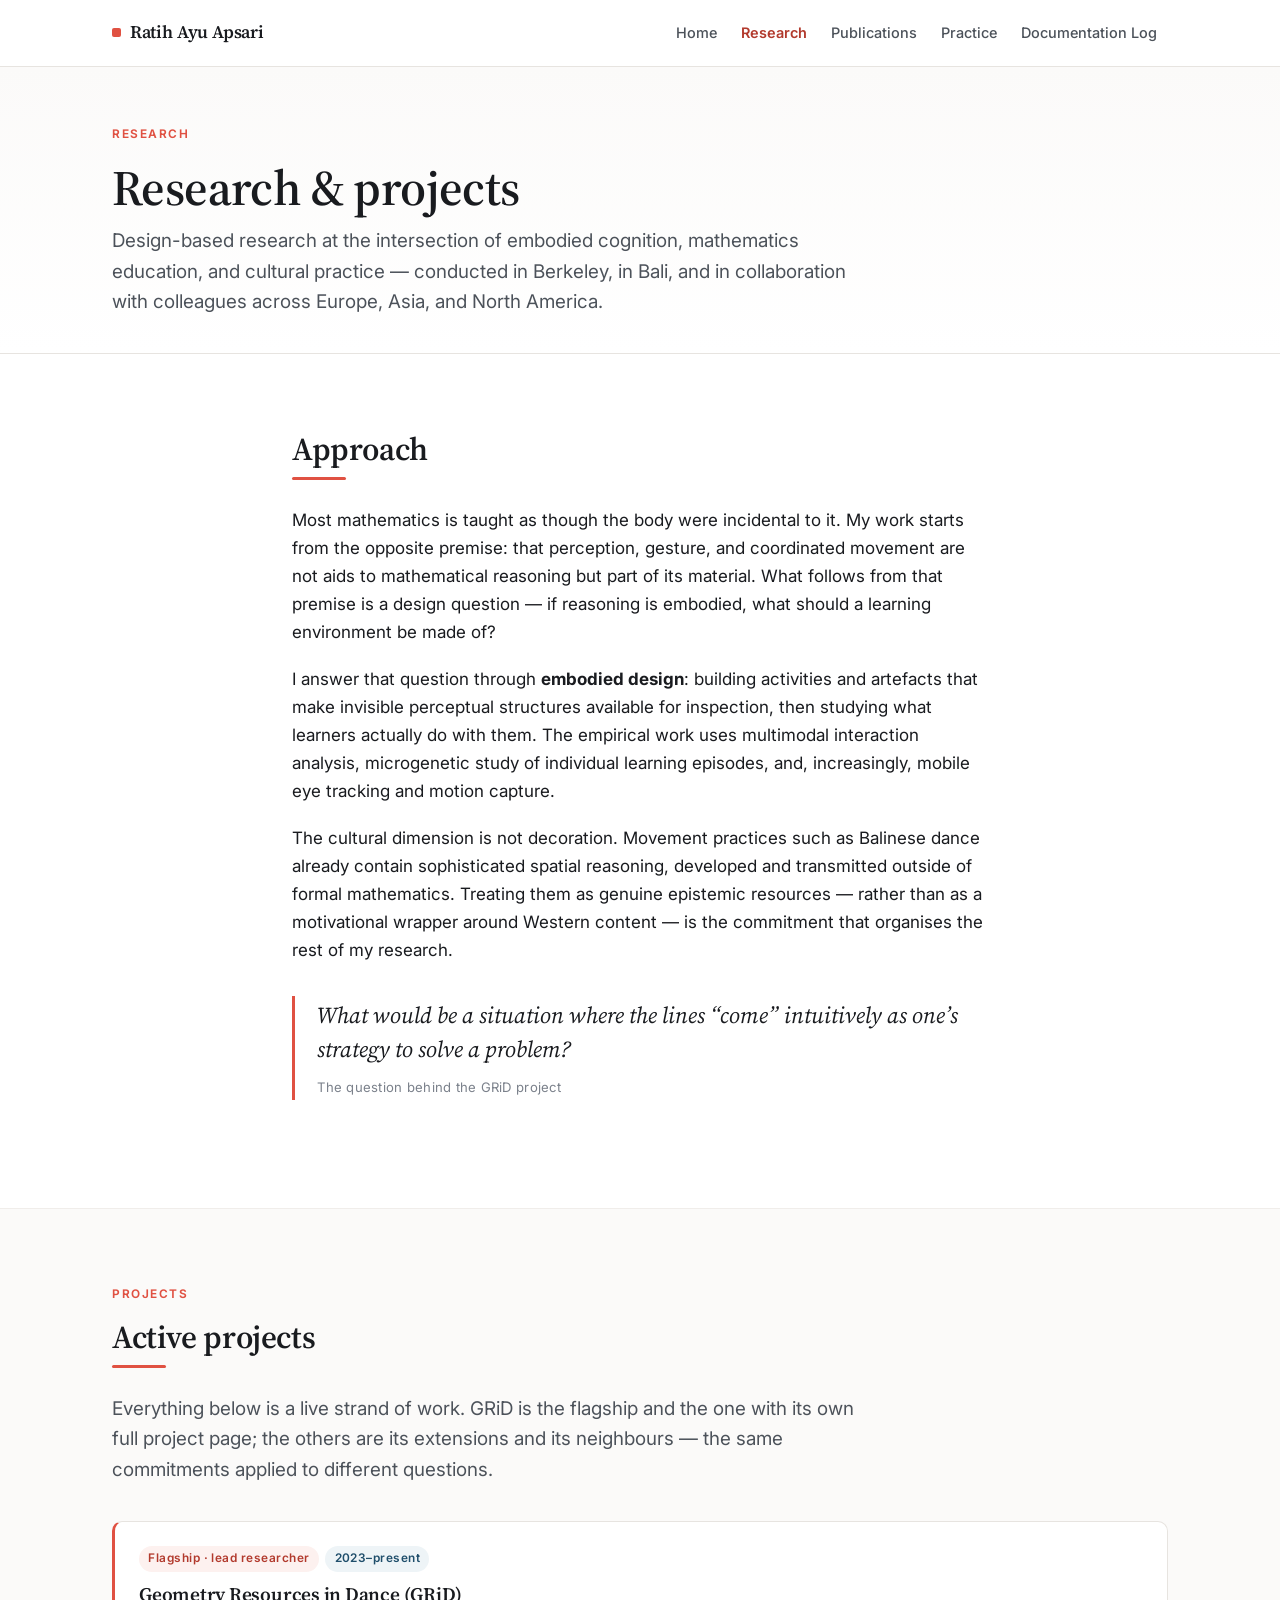
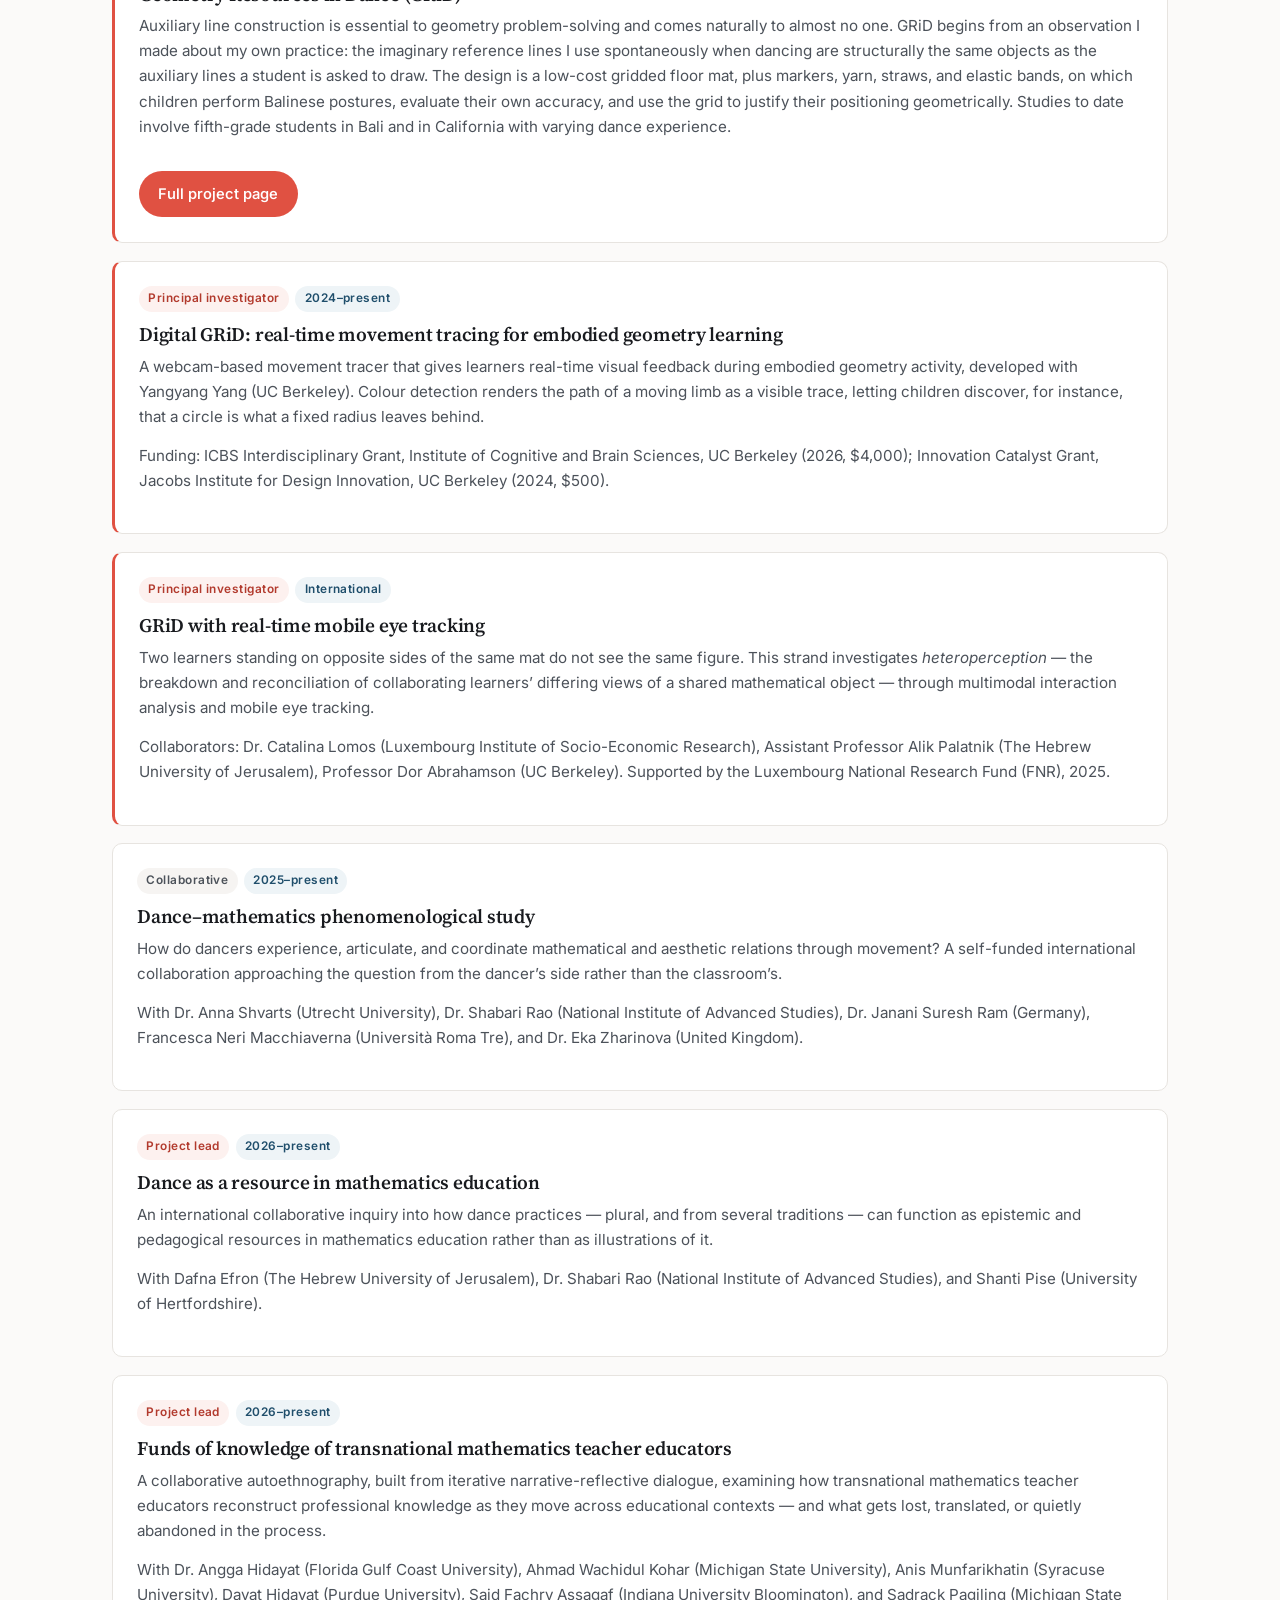
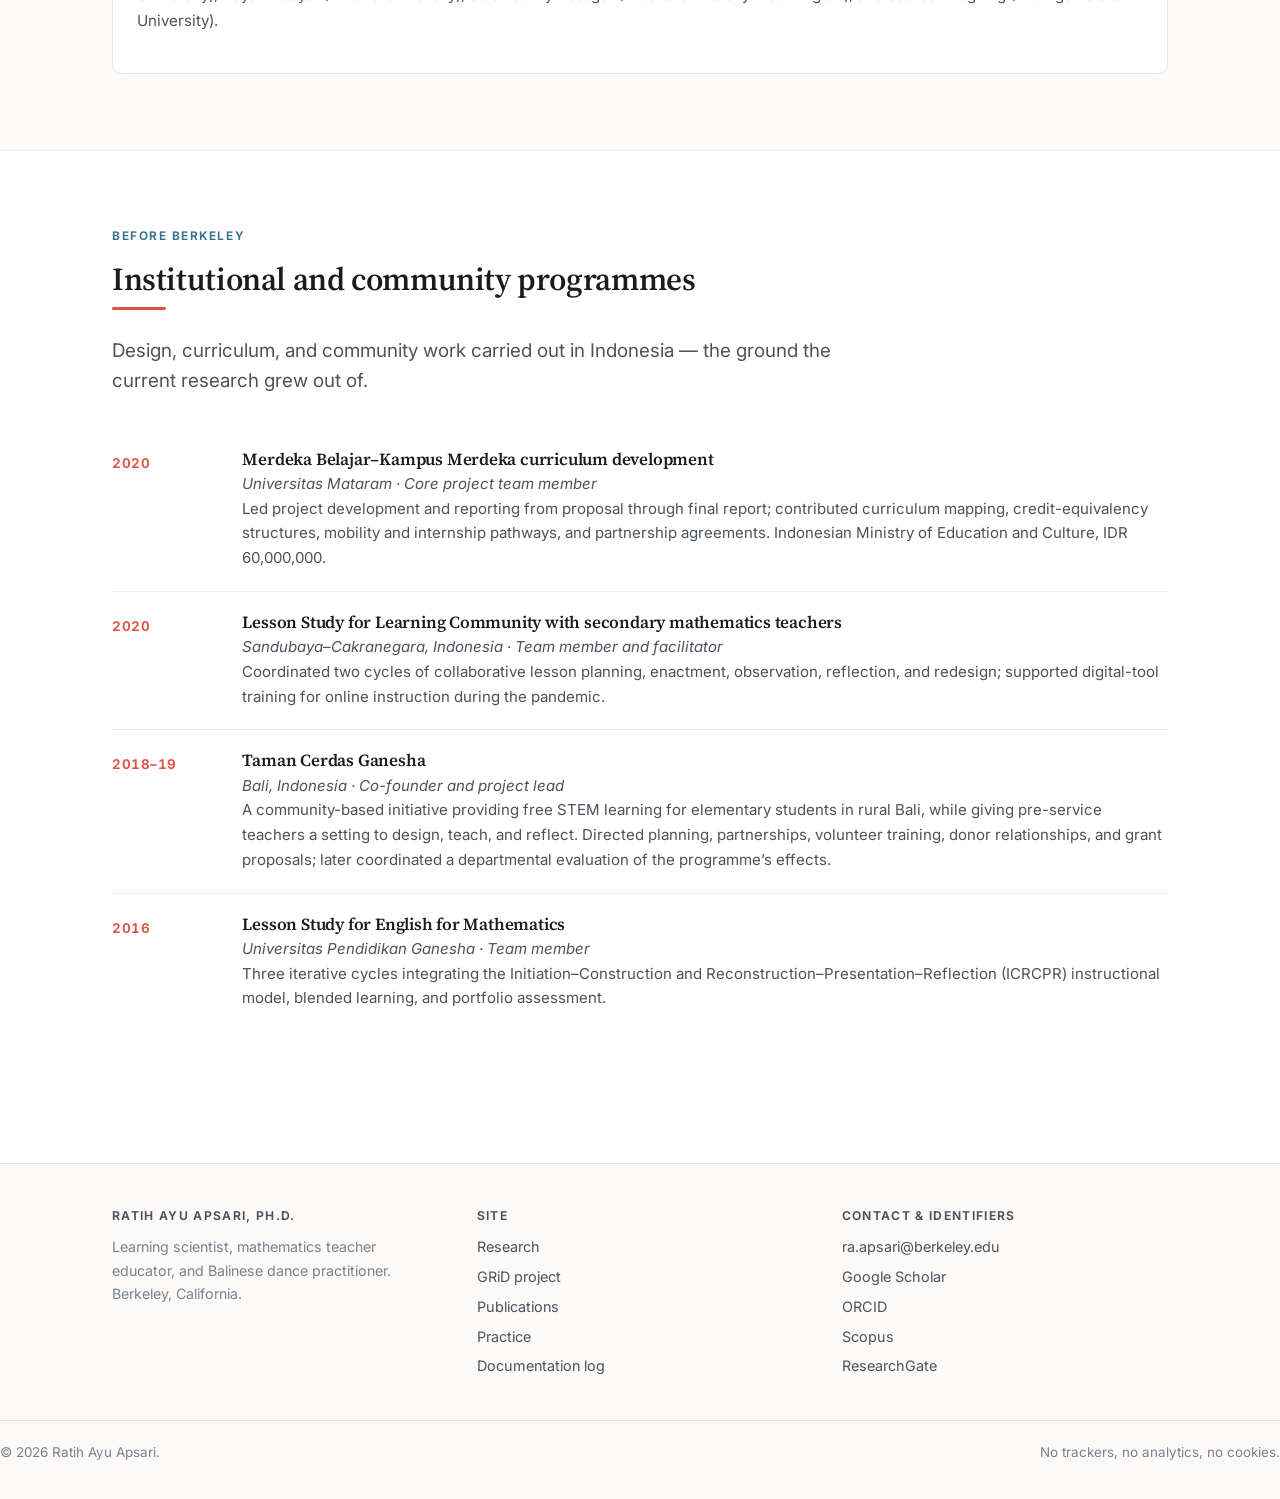
<file: research.html>
<!DOCTYPE html>
<html lang="en">
<head>
<meta charset="utf-8">
<meta name="viewport" content="width=device-width, initial-scale=1">
<title>Research &amp; Projects — Ratih Ayu Apsari</title>
<meta name="description" content="Design-based research on culturally situated embodied mathematics learning: the GRiD project, collaborative embodied cognition, and epistemic diversity in education.">
<link rel="preconnect" href="https://fonts.googleapis.com">
<link rel="preconnect" href="https://fonts.gstatic.com" crossorigin>
<link href="https://fonts.googleapis.com/css2?family=Inter:wght@400;500;600;700&family=Source+Serif+4:ital,opsz,wght@0,8..60,400;0,8..60,600;0,8..60,700;1,8..60,400&display=swap" rel="stylesheet">
<link rel="stylesheet" href="assets/css/style.css">
<link rel="icon" href="assets/img/favicon.svg" type="image/svg+xml">
</head>
<body>
<a class="skip-link" href="#main">Skip to content</a>

<header class="site-header">
  <div class="wrap site-header__inner">
    <a class="brand" href="index.html">
      <span class="brand__mark" aria-hidden="true"></span>
      <span class="brand__name">Ratih Ayu Apsari</span>
    </a>
    <button class="nav-toggle" aria-expanded="false" aria-controls="primary-nav">Menu</button>
    <nav class="nav" id="primary-nav" aria-label="Primary">
      <a href="index.html">Home</a>
      <a href="research.html">Research</a>
      <a href="publications.html">Publications</a>
      <a href="practice.html">Practice</a>
      <a href="log.html">Documentation Log</a>
    </nav>
  </div>
</header>

<div class="page-head">
  <div class="wrap">
    <p class="eyebrow">Research</p>
    <h1>Research &amp; projects</h1>
    <p class="lede">Design-based research at the intersection of embodied cognition, mathematics
    education, and cultural practice &mdash; conducted in Berkeley, in Bali, and in collaboration
    with colleagues across Europe, Asia, and North America.</p>
  </div>
</div>

<main id="main">

  <!-- ===================== APPROACH ===================== -->
  <section class="section">
    <div class="wrap prose">
      <h2 class="section-title">Approach</h2>
      <p>Most mathematics is taught as though the body were incidental to it. My work starts from the
      opposite premise: that perception, gesture, and coordinated movement are not aids to
      mathematical reasoning but part of its material. What follows from that premise is a design
      question &mdash; if reasoning is embodied, what should a learning environment be made of?</p>

      <p>I answer that question through <strong>embodied design</strong>: building activities and
      artefacts that make invisible perceptual structures available for inspection, then studying
      what learners actually do with them. The empirical work uses multimodal interaction analysis,
      microgenetic study of individual learning episodes, and, increasingly, mobile eye tracking and
      motion capture.</p>

      <p>The cultural dimension is not decoration. Movement practices such as Balinese dance already
      contain sophisticated spatial reasoning, developed and transmitted outside of formal
      mathematics. Treating them as genuine epistemic resources &mdash; rather than as a
      motivational wrapper around Western content &mdash; is the commitment that organises the rest
      of my research.</p>

      <blockquote class="pull">
        What would be a situation where the lines &ldquo;come&rdquo; intuitively as one&rsquo;s
        strategy to solve a problem?
        <cite>The question behind the GRiD project</cite>
      </blockquote>
    </div>
  </section>

  <!-- ===================== ACTIVE PROJECTS ===================== -->
  <section class="section section--paper" id="projects">
    <div class="wrap">
      <p class="eyebrow">Projects</p>
      <h2 class="section-title">Active projects</h2>
      <p class="lede prose" style="margin-bottom:2.2rem">Everything below is a live strand of work.
      GRiD is the flagship and the one with its own full project page; the others are its extensions
      and its neighbours &mdash; the same commitments applied to different questions.</p>

      <div class="stack">

        <article class="card card--feature" id="grid-summary">
          <div class="tag-row" style="margin-bottom:.7rem">
            <span class="tag tag--accent">Flagship &middot; lead researcher</span>
            <span class="tag">2023&ndash;present</span>
          </div>
          <h3>Geometry Resources in Dance (GRiD)</h3>
          <p>Auxiliary line construction is essential to geometry problem-solving and comes naturally
          to almost no one. GRiD begins from an observation I made about my own practice: the
          imaginary reference lines I use spontaneously when dancing are structurally the same
          objects as the auxiliary lines a student is asked to draw. The design is a low-cost gridded
          floor mat, plus markers, yarn, straws, and elastic bands, on which children perform
          Balinese postures, evaluate their own accuracy, and use the grid to justify their
          positioning geometrically. Studies to date involve fifth-grade students in Bali and in
          California with varying dance experience.</p>
          <div class="btn-row" style="margin-top:1.1rem">
            <a class="btn btn--primary" href="grid.html">Full project page</a>
          </div>
        </article>

        <article class="card card--feature" id="digital-grid">
          <div class="tag-row" style="margin-bottom:.7rem">
            <span class="tag tag--accent">Principal investigator</span>
            <span class="tag">2024&ndash;present</span>
          </div>
          <h3>Digital GRiD: real-time movement tracing for embodied geometry learning</h3>
          <p>A webcam-based movement tracer that gives learners real-time visual feedback during
          embodied geometry activity, developed with Yangyang Yang (UC Berkeley). Colour detection
          renders the path of a moving limb as a visible trace, letting children discover, for
          instance, that a circle is what a fixed radius leaves behind.</p>
          <p class="small muted">Funding: ICBS Interdisciplinary Grant, Institute of Cognitive and
          Brain Sciences, UC Berkeley (2026, $4,000); Innovation Catalyst Grant, Jacobs Institute for
          Design Innovation, UC Berkeley (2024, $500).</p>
        </article>

        <article class="card card--feature" id="collaborative">
          <div class="tag-row" style="margin-bottom:.7rem">
            <span class="tag tag--accent">Principal investigator</span>
            <span class="tag">International</span>
          </div>
          <h3>GRiD with real-time mobile eye tracking</h3>
          <p>Two learners standing on opposite sides of the same mat do not see the same figure. This
          strand investigates <em>heteroperception</em> &mdash; the breakdown and reconciliation of
          collaborating learners&rsquo; differing views of a shared mathematical object &mdash;
          through multimodal interaction analysis and mobile eye tracking.</p>
          <p class="small muted">Collaborators: Dr. Catalina Lomos (Luxembourg Institute of
          Socio-Economic Research), Assistant Professor Alik Palatnik (The Hebrew University of
          Jerusalem), Professor Dor Abrahamson (UC Berkeley). Supported by the Luxembourg National
          Research Fund (FNR), 2025.</p>
        </article>

        <article class="card" id="phenomenology">
          <div class="tag-row" style="margin-bottom:.7rem">
            <span class="tag tag--plain">Collaborative</span>
            <span class="tag">2025&ndash;present</span>
          </div>
          <h3>Dance&ndash;mathematics phenomenological study</h3>
          <p>How do dancers experience, articulate, and coordinate mathematical and aesthetic
          relations through movement? A self-funded international collaboration approaching the
          question from the dancer&rsquo;s side rather than the classroom&rsquo;s.</p>
          <p class="small muted">With Dr. Anna Shvarts (Utrecht University), Dr. Shabari Rao
          (National Institute of Advanced Studies), Dr. Janani Suresh Ram (Germany), Francesca Neri
          Macchiaverna (Universit&agrave; Roma Tre), and Dr. Eka Zharinova (United Kingdom).</p>
        </article>

        <article class="card" id="dance-resource">
          <div class="tag-row" style="margin-bottom:.7rem">
            <span class="tag tag--accent">Project lead</span>
            <span class="tag">2026&ndash;present</span>
          </div>
          <h3>Dance as a resource in mathematics education</h3>
          <p>An international collaborative inquiry into how dance practices &mdash; plural, and from
          several traditions &mdash; can function as epistemic and pedagogical resources in
          mathematics education rather than as illustrations of it.</p>
          <p class="small muted">With Dafna Efron (The Hebrew University of Jerusalem), Dr. Shabari
          Rao (National Institute of Advanced Studies), and Shanti Pise (University of
          Hertfordshire).</p>
        </article>

        <article class="card" id="epistemic">
          <div class="tag-row" style="margin-bottom:.7rem">
            <span class="tag tag--accent">Project lead</span>
            <span class="tag">2026&ndash;present</span>
          </div>
          <h3>Funds of knowledge of transnational mathematics teacher educators</h3>
          <p>A collaborative autoethnography, built from iterative narrative-reflective dialogue,
          examining how transnational mathematics teacher educators reconstruct professional
          knowledge as they move across educational contexts &mdash; and what gets lost, translated,
          or quietly abandoned in the process.</p>
          <p class="small muted">With Dr. Angga Hidayat (Florida Gulf Coast University), Ahmad
          Wachidul Kohar (Michigan State University), Anis Munfarikhatin (Syracuse University), Dayat
          Hidayat (Purdue University), Said Fachry Assagaf (Indiana University Bloomington), and
          Sadrack Pagiling (Michigan State University).</p>
        </article>

      </div>
    </div>
  </section>

  <!-- ===================== EARLIER PROGRAMMES ===================== -->
  <section class="section">
    <div class="wrap">
      <p class="eyebrow eyebrow--blue">Before Berkeley</p>
      <h2 class="section-title">Institutional and community programmes</h2>
      <p class="lede prose">Design, curriculum, and community work carried out in Indonesia &mdash;
      the ground the current research grew out of.</p>

      <ul class="timeline" style="margin-top:2rem">
        <li>
          <div class="timeline__when">2020</div>
          <div class="timeline__what">
            <h3>Merdeka Belajar&ndash;Kampus Merdeka curriculum development</h3>
            <p class="timeline__where">Universitas Mataram &middot; Core project team member</p>
            <p>Led project development and reporting from proposal through final report; contributed
            curriculum mapping, credit-equivalency structures, mobility and internship pathways, and
            partnership agreements. Indonesian Ministry of Education and Culture, IDR 60,000,000.</p>
          </div>
        </li>
        <li>
          <div class="timeline__when">2020</div>
          <div class="timeline__what">
            <h3>Lesson Study for Learning Community with secondary mathematics teachers</h3>
            <p class="timeline__where">Sandubaya&ndash;Cakranegara, Indonesia &middot; Team member and facilitator</p>
            <p>Coordinated two cycles of collaborative lesson planning, enactment, observation,
            reflection, and redesign; supported digital-tool training for online instruction during
            the pandemic.</p>
          </div>
        </li>
        <li>
          <div class="timeline__when">2018&ndash;19</div>
          <div class="timeline__what">
            <h3>Taman Cerdas Ganesha</h3>
            <p class="timeline__where">Bali, Indonesia &middot; Co-founder and project lead</p>
            <p>A community-based initiative providing free STEM learning for elementary students in
            rural Bali, while giving pre-service teachers a setting to design, teach, and reflect.
            Directed planning, partnerships, volunteer training, donor relationships, and grant
            proposals; later coordinated a departmental evaluation of the programme&rsquo;s effects.</p>
          </div>
        </li>
        <li>
          <div class="timeline__when">2016</div>
          <div class="timeline__what">
            <h3>Lesson Study for English for Mathematics</h3>
            <p class="timeline__where">Universitas Pendidikan Ganesha &middot; Team member</p>
            <p>Three iterative cycles integrating the Initiation&ndash;Construction and
            Reconstruction&ndash;Presentation&ndash;Reflection (ICRCPR) instructional model, blended
            learning, and portfolio assessment.</p>
          </div>
        </li>
      </ul>
    </div>
  </section>

</main>

<footer class="site-footer">
  <div class="wrap">
    <div class="site-footer__grid">
      <div>
        <h4>Ratih Ayu Apsari, Ph.D.</h4>
        <p class="small">Learning scientist, mathematics teacher educator, and Balinese dance practitioner.<br>
        Berkeley, California.</p>
      </div>
      <div>
        <h4>Site</h4>
        <ul>
          <li><a href="research.html">Research</a></li>
          <li><a href="grid.html">GRiD project</a></li>
          <li><a href="publications.html">Publications</a></li>
          <li><a href="practice.html">Practice</a></li>
          <li><a href="log.html">Documentation log</a></li>
        </ul>
      </div>
      <div>
        <h4>Contact &amp; identifiers</h4>
        <ul>
          <li><a class="js-mail" data-user="ra.apsari" data-domain="berkeley.edu"></a></li>
          <li><a href="https://scholar.google.com/citations?user=8gwnSTsAAAAJ">Google Scholar</a></li>
          <li><a href="https://orcid.org/0000-0001-7539-8461">ORCID</a></li>
          <li><a href="https://www.scopus.com/authid/detail.uri?authorId=57202599698">Scopus</a></li>
          <li><a href="https://www.researchgate.net/profile/Ratih-Ayu-Apsari/research">ResearchGate</a></li>
        </ul>
      </div>
    </div>
  </div>
  <div class="site-footer__base">
      <span>&copy; <span id="year">2026</span> Ratih Ayu Apsari.</span>
      <span>No trackers, no analytics, no cookies.</span>
    </div>
  </div>
</footer>

<script src="assets/js/main.js"></script>
</body>
</html>
</file>
<file: assets/css/style.css>
/* ==========================================================================
   Ratih Ayu Apsari — site stylesheet
   One file. No build step. Edit the tokens below to reskin the whole site.
   ========================================================================== */

/* --------------------------------------------------------------------------
   1. Design tokens
   -------------------------------------------------------------------------- */
:root {
  /* Neutrals — the site is predominantly white */
  --white:      #ffffff;
  --paper:      #fbfaf9;   /* barely-there warm off-white for alternating bands */
  --paper-2:    #f6f4f2;
  --line:       #e7e4e0;
  --line-soft:  #f0edea;

  /* Ink */
  --ink:        #191b1f;
  --ink-2:      #4c525a;
  --ink-3:      #7b818b;

  /* Accent — roasted orange */
  --accent:      #e05142;
  --accent-dark: #b23a2d;
  --accent-tint: #fdf1ef;

  /* Companion blue — desaturated teal-blue tuned to sit beside the orange */
  --blue:      #1f4e6b;
  --blue-mid:  #35708e;
  --blue-tint: #eef4f7;

  /* Type */
  --serif: "Source Serif 4", "Iowan Old Style", Georgia, "Times New Roman", serif;
  --sans:  "Inter", -apple-system, BlinkMacSystemFont, "Segoe UI", Helvetica, Arial, sans-serif;

  /* Layout */
  --wide:  1120px;
  --prose: 760px;
  --radius: 10px;
  --radius-sm: 6px;

  --shadow-sm: 0 1px 2px rgba(25, 27, 31, .05);
  --shadow-md: 0 6px 22px -12px rgba(25, 27, 31, .28);
}

/* --------------------------------------------------------------------------
   2. Reset & base
   -------------------------------------------------------------------------- */
*, *::before, *::after { box-sizing: border-box; }

html { -webkit-text-size-adjust: 100%; scroll-behavior: smooth; scroll-padding-top: 90px; }

body {
  margin: 0;
  background: var(--white);
  color: var(--ink);
  font-family: var(--sans);
  font-size: 17px;
  line-height: 1.65;
  font-feature-settings: "kern" 1, "liga" 1;
  -webkit-font-smoothing: antialiased;
  text-rendering: optimizeLegibility;
}

img { max-width: 100%; height: auto; display: block; }

h1, h2, h3, h4 {
  font-family: var(--serif);
  color: var(--ink);
  font-weight: 600;
  line-height: 1.22;
  letter-spacing: -.012em;
  margin: 0 0 .5em;
}

h1 { font-size: clamp(2.1rem, 4.6vw, 3.1rem); }
h2 { font-size: clamp(1.55rem, 2.8vw, 2rem); }
h3 { font-size: 1.2rem; }
h4 { font-size: 1.02rem; font-family: var(--sans); font-weight: 650; letter-spacing: 0; }

p { margin: 0 0 1.1em; }

a { color: var(--blue); text-decoration: none; }
a:hover { color: var(--accent); }

/* Prose links get a restrained underline */
.prose a, .entry-body a, p a:not(.btn):not(.tag) {
  text-decoration: underline;
  text-decoration-thickness: 1px;
  text-underline-offset: 2.5px;
  text-decoration-color: rgba(31, 78, 107, .35);
}
.prose a:hover, p a:not(.btn):not(.tag):hover { text-decoration-color: var(--accent); }

hr {
  border: 0;
  border-top: 1px solid var(--line);
  margin: 3rem 0;
}

::selection { background: var(--accent-tint); color: var(--accent-dark); }

:focus-visible {
  outline: 2px solid var(--accent);
  outline-offset: 3px;
  border-radius: 3px;
}

.skip-link {
  position: absolute; left: -9999px; top: 0;
  background: var(--ink); color: #fff; padding: .7rem 1.1rem; z-index: 999;
  border-radius: 0 0 var(--radius-sm) 0;
}
.skip-link:focus { left: 0; color: #fff; }

/* --------------------------------------------------------------------------
   3. Layout helpers
   -------------------------------------------------------------------------- */
.wrap { width: 100%; max-width: var(--wide); margin: 0 auto; padding: 0 clamp(1.1rem, 4vw, 2rem); }
.prose { max-width: var(--prose); }

.section { padding: clamp(3rem, 6vw, 4.75rem) 0; }
.section--tight { padding: clamp(2.2rem, 4vw, 3rem) 0; }
.section--paper { background: var(--paper); border-block: 1px solid var(--line-soft); }

.stack > * + * { margin-top: 1.1rem; }
.grid { display: grid; gap: 1.4rem; }
.grid-2 { grid-template-columns: repeat(auto-fit, minmax(300px, 1fr)); }
.grid-3 { grid-template-columns: repeat(auto-fit, minmax(250px, 1fr)); }

/* --------------------------------------------------------------------------
   4. Small typographic components
   -------------------------------------------------------------------------- */
.eyebrow {
  font-family: var(--sans);
  font-size: .74rem;
  font-weight: 650;
  letter-spacing: .13em;
  text-transform: uppercase;
  color: var(--accent);
  margin: 0 0 .85rem;
}
.eyebrow--blue { color: var(--blue-mid); }

.section-title {
  position: relative;
  padding-bottom: .7rem;
  margin-bottom: 1.6rem;
}
.section-title::after {
  content: "";
  position: absolute; left: 0; bottom: 0;
  width: 54px; height: 3px;
  background: var(--accent);
  border-radius: 2px;
}
.lede {
  font-size: clamp(1.05rem, 1.6vw, 1.18rem);
  line-height: 1.62;
  color: var(--ink-2);
}

.lede--compact { font-size: .88rem; }

.muted { color: var(--ink-3); }
.small { font-size: .89rem; }
.tabular { font-variant-numeric: tabular-nums; }

.pull {
  font-family: var(--serif);
  font-size: clamp(1.15rem, 2.1vw, 1.42rem);
  line-height: 1.5;
  color: var(--ink);
  border-left: 3px solid var(--accent);
  padding: .15rem 0 .15rem 1.4rem;
  margin: 2rem 0;
  font-style: italic;
}
.pull cite { display: block; font-size: .82rem; font-style: normal; font-family: var(--sans); color: var(--ink-3); margin-top: .7rem; letter-spacing: .02em; }

/* --------------------------------------------------------------------------
   5. Header / navigation
   -------------------------------------------------------------------------- */
.site-header {
  position: sticky; top: 0; z-index: 100;
  background: rgba(255,255,255,.93);
  backdrop-filter: saturate(1.6) blur(9px);
  -webkit-backdrop-filter: saturate(1.6) blur(9px);
  border-bottom: 1px solid var(--line);
}
.site-header__inner {
  display: flex; align-items: center; justify-content: space-between;
  gap: 1rem; min-height: 66px;
}
.brand { display: flex; align-items: baseline; gap: .55rem; text-decoration: none; }
.brand__name {
  font-family: var(--serif);
  font-size: 1.11rem; font-weight: 600; color: var(--ink); letter-spacing: -.01em;
}
.brand__mark {
  display: inline-block; width: 9px; height: 9px; border-radius: 2px;
  background: var(--accent); flex: none; transform: translateY(-1px);
}
.brand:hover .brand__name { color: var(--accent-dark); }

.nav { display: flex; align-items: center; gap: .15rem; }
.nav a {
  display: inline-block;
  padding: .5rem .68rem;
  font-size: .905rem;
  font-weight: 500;
  color: var(--ink-2);
  border-radius: var(--radius-sm);
  white-space: nowrap;
}
.nav a:hover { color: var(--ink); background: var(--paper-2); }
.nav a.is-active { color: var(--accent-dark); font-weight: 600; }
.nav a.is-active:hover { background: var(--accent-tint); }

.nav-toggle {
  display: none;
  background: none; border: 1px solid var(--line);
  border-radius: var(--radius-sm);
  padding: .45rem .6rem; cursor: pointer; color: var(--ink);
  font: inherit; font-size: .85rem;
}

@media (max-width: 860px) {
  .nav-toggle { display: block; }
  .nav {
    display: none;
    position: absolute; left: 0; right: 0; top: 100%;
    flex-direction: column; align-items: stretch;
    background: var(--white);
    border-bottom: 1px solid var(--line);
    padding: .5rem clamp(1.1rem, 4vw, 2rem) 1rem;
    gap: 0;
    box-shadow: var(--shadow-md);
  }
  .nav.is-open { display: flex; }
  .nav a { padding: .7rem .4rem; border-bottom: 1px solid var(--line-soft); border-radius: 0; }
  .site-header__inner { position: relative; }
}

/* --------------------------------------------------------------------------
   6. Buttons & tags
   -------------------------------------------------------------------------- */
.btn {
  display: inline-flex; align-items: center; gap: .5rem;
  font-family: var(--sans); font-size: .92rem; font-weight: 550;
  padding: .62rem 1.15rem;
  border-radius: 100px;
  border: 1px solid transparent;
  cursor: pointer;
  transition: background .15s ease, color .15s ease, border-color .15s ease;
  text-decoration: none;
}
.btn--primary { background: var(--accent); color: #fff; }
.btn--primary:hover { background: var(--accent-dark); color: #fff; }
.btn--ghost { background: transparent; color: var(--ink); border-color: var(--line); }
.btn--ghost:hover { border-color: var(--accent); color: var(--accent-dark); background: var(--accent-tint); }
.btn--sm { padding: .32rem .85rem; font-size: .82rem; }
.btn-row { display: flex; flex-wrap: wrap; gap: .65rem; margin-top: 1.6rem; }
.btn-row--tight { margin-top: .7rem; }

.tag {
  display: inline-block;
  font-size: .74rem; font-weight: 600; letter-spacing: .04em;
  padding: .2rem .58rem;
  border-radius: 100px;
  background: var(--blue-tint); color: var(--blue);
  white-space: nowrap;
}
.tag--accent { background: var(--accent-tint); color: var(--accent-dark); }
.tag--plain  { background: var(--paper-2); color: var(--ink-2); }
.tag-row { display: flex; flex-wrap: wrap; gap: .4rem; }

/* --------------------------------------------------------------------------
   7. Hero
   -------------------------------------------------------------------------- */
.hero { padding: clamp(2.6rem, 6vw, 4.6rem) 0 clamp(2.2rem, 5vw, 3.4rem); }
.hero__grid {
  display: grid;
  grid-template-columns: minmax(0, 1.55fr) minmax(0, .9fr);
  gap: clamp(1.8rem, 5vw, 3.6rem);
  align-items: start;
}
@media (max-width: 820px) {
  .hero__grid { grid-template-columns: 1fr; }
  .hero__aside { max-width: 320px; }
}

.hero h1 { margin-bottom: .35rem; }
.hero__role {
  font-family: var(--sans);
  font-size: 1.02rem; font-weight: 550;
  color: var(--accent-dark);
  margin: 0 0 .2rem;
}
.hero__affil { color: var(--ink-3); font-size: .95rem; margin: 0 0 1.5rem; }

.portrait {
  border-radius: var(--radius);
  overflow: hidden;
  border: 1px solid var(--line);
  background: var(--paper);
  aspect-ratio: 4 / 5;
  display: flex; align-items: center; justify-content: center;
}
.portrait img { width: 100%; height: 100%; object-fit: cover; }
.portrait__placeholder {
  text-align: center; padding: 1.4rem;
  color: var(--ink-3); font-size: .8rem; line-height: 1.5;
}
.portrait__placeholder strong { display: block; color: var(--ink-2); font-weight: 600; margin-bottom: .3rem; }

.idlist { margin: 1.2rem 0 0; padding: 0; list-style: none; font-size: .87rem; }
.idlist li { padding: .38rem 0; border-top: 1px solid var(--line-soft); color: var(--ink-3); display: flex; gap: .6rem; }
.idlist li:first-child { border-top: 0; }
.idlist span { flex: none; width: 112px; white-space: nowrap; font-weight: 600; color: var(--ink-2); font-size: .78rem; letter-spacing: .04em; text-transform: uppercase; padding-top: .12rem; }

/* --------------------------------------------------------------------------
   8. Cards
   -------------------------------------------------------------------------- */
.card {
  background: var(--white);
  border: 1px solid var(--line);
  border-radius: var(--radius);
  padding: 1.5rem 1.5rem 1.6rem;
  display: flex; flex-direction: column;
  transition: border-color .16s ease, box-shadow .16s ease, transform .16s ease;
}
a.card:hover, .card--link:hover {
  border-color: var(--accent);
  box-shadow: var(--shadow-md);
  transform: translateY(-2px);
}
.card h3 { margin-bottom: .45rem; }
.card p { color: var(--ink-2); font-size: .95rem; margin-bottom: .9rem; }
.card__foot { margin-top: auto; padding-top: .5rem; font-size: .85rem; font-weight: 600; color: var(--accent); }
a.card { color: inherit; }
a.card:hover h3 { color: var(--accent-dark); }

.card--feature {
  border-left: 3px solid var(--accent);
}

/* Fact strip */
.facts { display: grid; grid-template-columns: repeat(auto-fit, minmax(150px, 1fr)); gap: 1px; background: var(--line); border: 1px solid var(--line); border-radius: var(--radius); overflow: hidden; }
.facts div { background: var(--white); padding: 1.15rem 1.2rem; }
.facts dt { font-size: .73rem; letter-spacing: .11em; text-transform: uppercase; color: var(--ink-3); font-weight: 650; margin-bottom: .3rem; }
.facts dd { margin: 0; font-family: var(--serif); font-size: 1.32rem; color: var(--ink); font-weight: 600; }
.facts dd small { display: block; font-family: var(--sans); font-size: .8rem; font-weight: 400; color: var(--ink-3); letter-spacing: 0; margin-top: .15rem; }

/* --------------------------------------------------------------------------
   9. Lists: publications, timeline, entries
   -------------------------------------------------------------------------- */
.pub-list { list-style: none; margin: 0; padding: 0; }
.pub {
  padding: 1.15rem 0;
  border-top: 1px solid var(--line-soft);
  display: grid;
  grid-template-columns: 62px minmax(0, 1fr);
  gap: 1.2rem;
}
.pub:first-child { border-top: 0; }
.pub__year {
  font-family: var(--serif); font-weight: 600; font-size: 1rem;
  color: var(--accent); font-variant-numeric: tabular-nums; padding-top: .1rem;
}
.pub__title { font-weight: 600; color: var(--ink); margin: 0 0 .25rem; font-size: 1rem; line-height: 1.45; }
.pub__meta { margin: 0 0 .5rem; font-size: .92rem; color: var(--ink-2); }
.pub__meta em { color: var(--ink); }
.pub__links { display: flex; flex-wrap: wrap; gap: .9rem; font-size: .83rem; font-weight: 600; }
@media (max-width: 620px) {
  .pub { grid-template-columns: 1fr; gap: .35rem; }
}

/* APA-style reference entries, grouped under a year heading */
.pub-apa { padding: 1rem 0; border-top: 1px solid var(--line-soft); }
.pub-apa:first-child { border-top: 0; }
.pub-apa__cite { margin: 0; font-size: .96rem; line-height: 1.6; color: var(--ink-2); padding-left: 2em; text-indent: -2em; }
.pub-apa__cite strong { color: var(--ink); }
.pub-apa__cite em { color: var(--ink); }
.pub-apa__cite a { color: var(--blue); }
.pub-apa__sep { color: var(--ink-3); text-indent: 0; }
.pub-apa__link { margin: .55rem 0 .35rem; padding-left: 2em; font-size: .88rem; }
.pub-apa__link a { color: var(--blue); }
@media (max-width: 560px) {
  .pub-apa__cite { padding-left: 1.2em; text-indent: -1.2em; }
  .pub-apa__link { padding-left: 1.2em; }
}

/* Publications page: year & segment sub-headings as accent pills */
#publist h3.section-title {
  display: inline-block;
  font-family: var(--sans);
  font-weight: 600;
  font-size: 1.05rem;
  letter-spacing: -.005em;
  color: #fff;
  background: var(--accent);
  padding: .5rem 1.2rem;
  border-radius: 100px;
  margin: 2.4rem 0 1.2rem;
}
#publist h3.section-title::after { display: none; }

.timeline { list-style: none; margin: 0; padding: 0; }
.timeline li {
  display: grid;
  grid-template-columns: 108px minmax(0, 1fr);
  gap: 1.4rem;
  padding: 1.25rem 0;
  border-top: 1px solid var(--line-soft);
}
.timeline li:first-child { border-top: 0; }
.timeline__when {
  font-size: .84rem; font-weight: 650; letter-spacing: .04em;
  color: var(--accent); font-variant-numeric: tabular-nums; padding-top: .18rem;
}
.timeline__what h3 { font-size: 1.06rem; margin-bottom: .15rem; }
.timeline__where { font-size: .92rem; color: var(--blue); font-style: italic; margin: 0 0 .5rem; }
.timeline__what p { font-size: .94rem; color: var(--ink-2); margin: 0; }
@media (max-width: 620px) {
  .timeline li { grid-template-columns: 1fr; gap: .3rem; }
}
/* Documentation log — two-column layout. Entries sit in a column just wide
   enough for the photo gallery; a sticky announcements panel holds up to
   2 current items and stays in view while the log scrolls past it. */
.log-layout {
  display: flex;
  align-items: flex-start;
  gap: clamp(1.6rem, 4vw, 3.2rem);
}
.log-layout__main { flex: 1 1 auto; min-width: 0; max-width: 640px; }
.log-layout__aside { flex: 1 1 340px; max-width: 420px; position: sticky; top: 90px; }
@media (max-width: 720px) {
  .log-layout { flex-direction: column; }
  .log-layout__main { max-width: none; }
  .log-layout__aside { position: static; width: 100%; flex: 0 0 auto; margin-top: 2.4rem; }
}
.announce {
  border: 1px solid var(--line);
  border-radius: var(--radius);
  padding: 1.3rem 1.4rem;
  background: var(--paper);
}
.announce__item + .announce__item {
  margin-top: 1.4rem;
  padding-top: 1.4rem;
  border-top: 1px solid var(--line);
}
.announce__item img {
  width: 100%;
  aspect-ratio: 16 / 10;
  object-fit: cover;
  border-radius: calc(var(--radius) - 2px);
  margin: .6rem 0 .5rem;
  display: block;
}
.announce__item h4 { margin: .45rem 0 .3rem; }
.announce__item p { margin: 0; font-size: .9rem; color: var(--ink-2); }

/* Documentation log entries */
.entry {
  border: 1px solid var(--line);
  border-radius: var(--radius);
  padding: 1.5rem 1.6rem;
  margin-bottom: 1.15rem;
  background: var(--white);
}
.entry.is-capped { display: none; }
.entry__head { display: flex; flex-wrap: wrap; align-items: center; gap: .75rem; margin-bottom: .6rem; }
.entry__date {
  font-size: .8rem; font-weight: 650; letter-spacing: .07em; text-transform: uppercase;
  color: var(--ink-3); font-variant-numeric: tabular-nums;
}
.entry h3 { margin: 0 0 .5rem; font-size: 1.18rem; }
.entry__body { color: var(--ink-2); font-size: .96rem; }
.entry__body p:last-child { margin-bottom: 0; }
/* Photo gallery — landscape, horizontally swipeable, caption overlaid in
   white directly on the image (Instagram-carousel style). One <figure> per
   photo; add more to make it slide. */
.entry__gallery {
  display: flex;
  gap: .5rem;
  max-width: 600px;
  margin: 1.1rem 0 .3rem;
  overflow-x: auto;
  scroll-snap-type: x mandatory;
  scrollbar-width: none;
}
.entry__gallery::-webkit-scrollbar { display: none; }
.entry__gallery figure {
  position: relative;
  flex: 0 0 100%;
  aspect-ratio: 1080 / 566;
  margin: 0;
  border-radius: var(--radius);
  overflow: hidden;
  scroll-snap-align: start;
  background: var(--ink);
}
.entry__gallery img {
  width: 100%; height: 100%; object-fit: cover; display: block;
  -webkit-user-select: none; user-select: none;
  -webkit-user-drag: none;
  pointer-events: none;
}
.entry__gallery figcaption {
  position: absolute; left: .6rem; right: .6rem; bottom: .6rem;
  display: inline-block;
  width: fit-content;
  max-width: calc(100% - 2rem);
  white-space: nowrap;
  overflow: hidden;
  text-overflow: ellipsis;
  padding: .2rem .5rem;
  border-radius: 5px;
  font-size: .74rem;
  color: #fff;
  background: rgba(0, 0, 0, .22);
  backdrop-filter: blur(6px);
  -webkit-backdrop-filter: blur(6px);
}
/* Clickable prev/next controls, added automatically by main.js around any
   gallery with more than one photo. .entry__gallery-wrap is the non-scrolling
   frame the buttons are pinned to; .entry__gallery itself keeps scrolling
   underneath them. */
.entry__gallery-wrap { position: relative; max-width: 600px; }
.entry__gallery-nav {
  position: absolute; top: 50%; z-index: 2;
  transform: translateY(-50%);
  width: 34px; height: 34px;
  border: 0; border-radius: 50%;
  background-color: rgba(0, 0, 0, .35);
  background-repeat: no-repeat;
  background-position: center;
  background-size: 14px 14px;
  cursor: pointer;
  transition: background-color .15s ease;
}
.entry__gallery-nav:hover { background-color: rgba(0, 0, 0, .55); }
.entry__gallery-nav[hidden] { display: none; }
.entry__gallery-nav--prev {
  left: .6rem;
  background-image: url("data:image/svg+xml,<svg xmlns='http://www.w3.org/2000/svg' viewBox='0 0 24 24' fill='none' stroke='white' stroke-width='3' stroke-linecap='round' stroke-linejoin='round'><polyline points='15 6 9 12 15 18'/></svg>");
}
.entry__gallery-nav--next {
  right: .6rem;
  background-image: url("data:image/svg+xml,<svg xmlns='http://www.w3.org/2000/svg' viewBox='0 0 24 24' fill='none' stroke='white' stroke-width='3' stroke-linecap='round' stroke-linejoin='round'><polyline points='9 6 15 12 9 18'/></svg>");
}

/* Filter bar */
.filters { display: flex; flex-wrap: wrap; gap: .5rem; margin-bottom: 1.8rem; }
.filter-btn {
  font: inherit; font-size: .86rem; font-weight: 550;
  padding: .4rem .9rem; border-radius: 100px;
  border: 1px solid var(--line); background: var(--white); color: var(--ink-2);
  cursor: pointer; transition: all .14s ease;
}
.filter-btn:hover { border-color: var(--accent); color: var(--accent-dark); }
.filter-btn.is-active { background: var(--ink); border-color: var(--ink); color: #fff; }

.is-hidden { display: none !important; }

/* Simple two-column definition rows (teaching, service) */
.rows { list-style: none; margin: 0; padding: 0; }
.rows li { display: grid; grid-template-columns: minmax(0,1fr) auto; gap: 1rem; padding: .62rem 0; border-top: 1px solid var(--line-soft); font-size: .95rem; }
.rows li:first-child { border-top: 0; }
.rows .rows__meta { color: var(--ink-3); font-size: .87rem; text-align: right; white-space: nowrap; }
@media (max-width: 560px) {
  .rows li { grid-template-columns: 1fr; gap: .1rem; }
  .rows .rows__meta { text-align: left; }
}

/* Compact variant: short label + short value, kept close together rather than
   stretched to the full column width. Use for things like a short Languages list. */
.rows--compact li { display: flex; gap: .6rem; padding: .5rem 0; }
.rows--compact .rows__meta { text-align: left; white-space: nowrap; }

/* Job-title / media-highlight italics use the serif heading face, not bold */
.rows li em { font-family: var(--serif); font-style: italic; font-weight: 400; }

/* Plain bulleted content lists */
.tick { list-style: none; margin: 0; padding: 0; }
.tick li { position: relative; padding-left: 1.15rem; margin-bottom: .5rem; color: var(--ink-2); font-size: .96rem; }
.tick li::before {
  content: ""; position: absolute; left: 0; top: .62em;
  width: 5px; height: 5px; border-radius: 50%; background: var(--accent);
}

/* Figure placeholder for images you will add later */
.figure { margin: 1.8rem 0; }
.figure img { border-radius: var(--radius); border: 1px solid var(--line); width: 100%; }
.figure figcaption { font-size: .86rem; color: var(--ink-3); margin-top: .6rem; line-height: 1.5; }
.figure figcaption b { color: var(--ink-2); font-weight: 650; }
.ph {
  border: 1px dashed var(--line);
  background: repeating-linear-gradient(45deg, var(--paper), var(--paper) 10px, var(--white) 10px, var(--white) 20px);
  border-radius: var(--radius);
  aspect-ratio: 16 / 9;
  display: flex; align-items: center; justify-content: center;
  text-align: center; padding: 1.5rem;
  color: var(--ink-3); font-size: .84rem; line-height: 1.55;
}
.ph code { background: var(--white); border: 1px solid var(--line); padding: .1rem .35rem; border-radius: 4px; font-size: .92em; color: var(--accent-dark); }

/* Note / callout */
.note {
  background: var(--blue-tint);
  border-left: 3px solid var(--blue-mid);
  border-radius: 0 var(--radius-sm) var(--radius-sm) 0;
  padding: 1.1rem 1.3rem;
  font-size: .93rem;
  color: var(--ink-2);
  margin: 1.6rem 0;
}
.note strong { color: var(--blue); }
.note--accent { background: var(--accent-tint); border-left-color: var(--accent); }
.note--accent strong { color: var(--accent-dark); }
.note p:last-child { margin-bottom: 0; }

/* Plain-text trigger button (looks like a link, is a real <button>) */
.link-btn {
  background: none; border: 0; padding: 0; margin-top: .4rem;
  font: inherit; font-size: .92rem; color: var(--blue);
  text-decoration: underline; text-underline-offset: 2px; cursor: pointer;
}
.link-btn:hover { color: var(--accent); }

/* Course-list modal (native <dialog>) */
.course-modal {
  border: 0; border-radius: var(--radius); padding: 0;
  width: min(560px, 90vw); max-height: 80vh;
  box-shadow: var(--shadow-md);
}
.course-modal::backdrop { background: rgba(25,27,31,.45); }
.course-modal__head {
  display: flex; align-items: flex-start; justify-content: space-between; gap: 1rem;
  padding: 1.3rem 1.5rem 1rem; border-bottom: 1px solid var(--line);
}
.course-modal__head h3 { margin: 0; font-size: 1.15rem; }
.course-modal__head p { margin: .2rem 0 0; color: var(--ink-3); font-size: .86rem; }
.course-modal__close {
  background: none; border: 0; font-size: 1.4rem; line-height: 1; color: var(--ink-3);
  cursor: pointer; padding: .1rem .3rem; margin: -.2rem -.3rem 0 0;
}
.course-modal__close:hover { color: var(--accent); }
.course-modal__body { padding: 1rem 1.5rem 1.5rem; overflow-y: auto; }
.course-modal__group { font-weight: 650; font-size: .76rem; letter-spacing: .08em; text-transform: uppercase; color: var(--blue-mid); margin: 1.2rem 0 .5rem; }
.course-modal__group:first-child { margin-top: 0; }
.course-modal__list { list-style: none; margin: 0; padding: 0; columns: 2; column-gap: 1.6rem; }
.course-modal__list li { font-size: .92rem; color: var(--ink-2); padding: .3rem 0; break-inside: avoid; }
@media (max-width: 560px) { .course-modal__list { columns: 1; } }

/* --------------------------------------------------------------------------
   10. Page header band
   -------------------------------------------------------------------------- */
.page-head {
  padding: clamp(2.4rem, 5vw, 3.6rem) 0 clamp(1.6rem, 3vw, 2.2rem);
  border-bottom: 1px solid var(--line);
  background: linear-gradient(180deg, var(--paper) 0%, var(--white) 100%);
}
.page-head h1 { margin-bottom: .5rem; }
.page-head .lede { max-width: var(--prose); margin-bottom: 0; }

.crumb { font-size: .84rem; color: var(--ink-3); margin-bottom: .9rem; }
.crumb a { color: var(--ink-3); }
.crumb a:hover { color: var(--accent); }

/* On-page table of contents */
.toc {
  border: 1px solid var(--line); border-radius: var(--radius);
  padding: 1.1rem 1.3rem; background: var(--paper);
  font-size: .9rem; margin-bottom: 2.4rem;
}
.toc p { font-weight: 650; font-size: .76rem; letter-spacing: .11em; text-transform: uppercase; color: var(--ink-3); margin: 0 0 .55rem; }
.toc ol { margin: 0; padding-left: 1.1rem; columns: 2; column-gap: 2rem; }
.toc li { margin-bottom: .3rem; break-inside: avoid; }
@media (max-width: 620px) { .toc ol { columns: 1; } }

/* --------------------------------------------------------------------------
   11. Footer
   -------------------------------------------------------------------------- */
.site-footer {
  border-top: 1px solid var(--line);
  background: var(--paper);
  padding: 2.8rem 0 2.2rem;
  margin-top: 3.5rem;
  font-size: .9rem;
  color: var(--ink-3);
}
.site-footer__grid { display: grid; grid-template-columns: repeat(auto-fit, minmax(200px, 1fr)); gap: 1.8rem 2.4rem; }
.site-footer h4 { font-size: .76rem; letter-spacing: .11em; text-transform: uppercase; color: var(--ink-2); margin-bottom: .7rem; }
.site-footer ul { list-style: none; margin: 0; padding: 0; }
.site-footer li { margin-bottom: .38rem; }
.site-footer a { color: var(--ink-2); }
.site-footer a:hover { color: var(--accent); }
.site-footer__base {
  margin-top: 2.2rem; padding-top: 1.3rem; border-top: 1px solid var(--line);
  display: flex; flex-wrap: wrap; gap: .8rem; justify-content: space-between;
  font-size: .84rem;
}

/* --------------------------------------------------------------------------
   12. Print
   -------------------------------------------------------------------------- */
@media print {
  .site-header, .site-footer, .filters, .btn-row, .toc { display: none !important; }
  body { font-size: 11pt; }
  a { color: var(--ink); text-decoration: none; }
  .card, .entry { break-inside: avoid; border-color: #ccc; }
}

@media (prefers-reduced-motion: reduce) {
  * { animation: none !important; transition: none !important; scroll-behavior: auto !important; }
}
</file>
